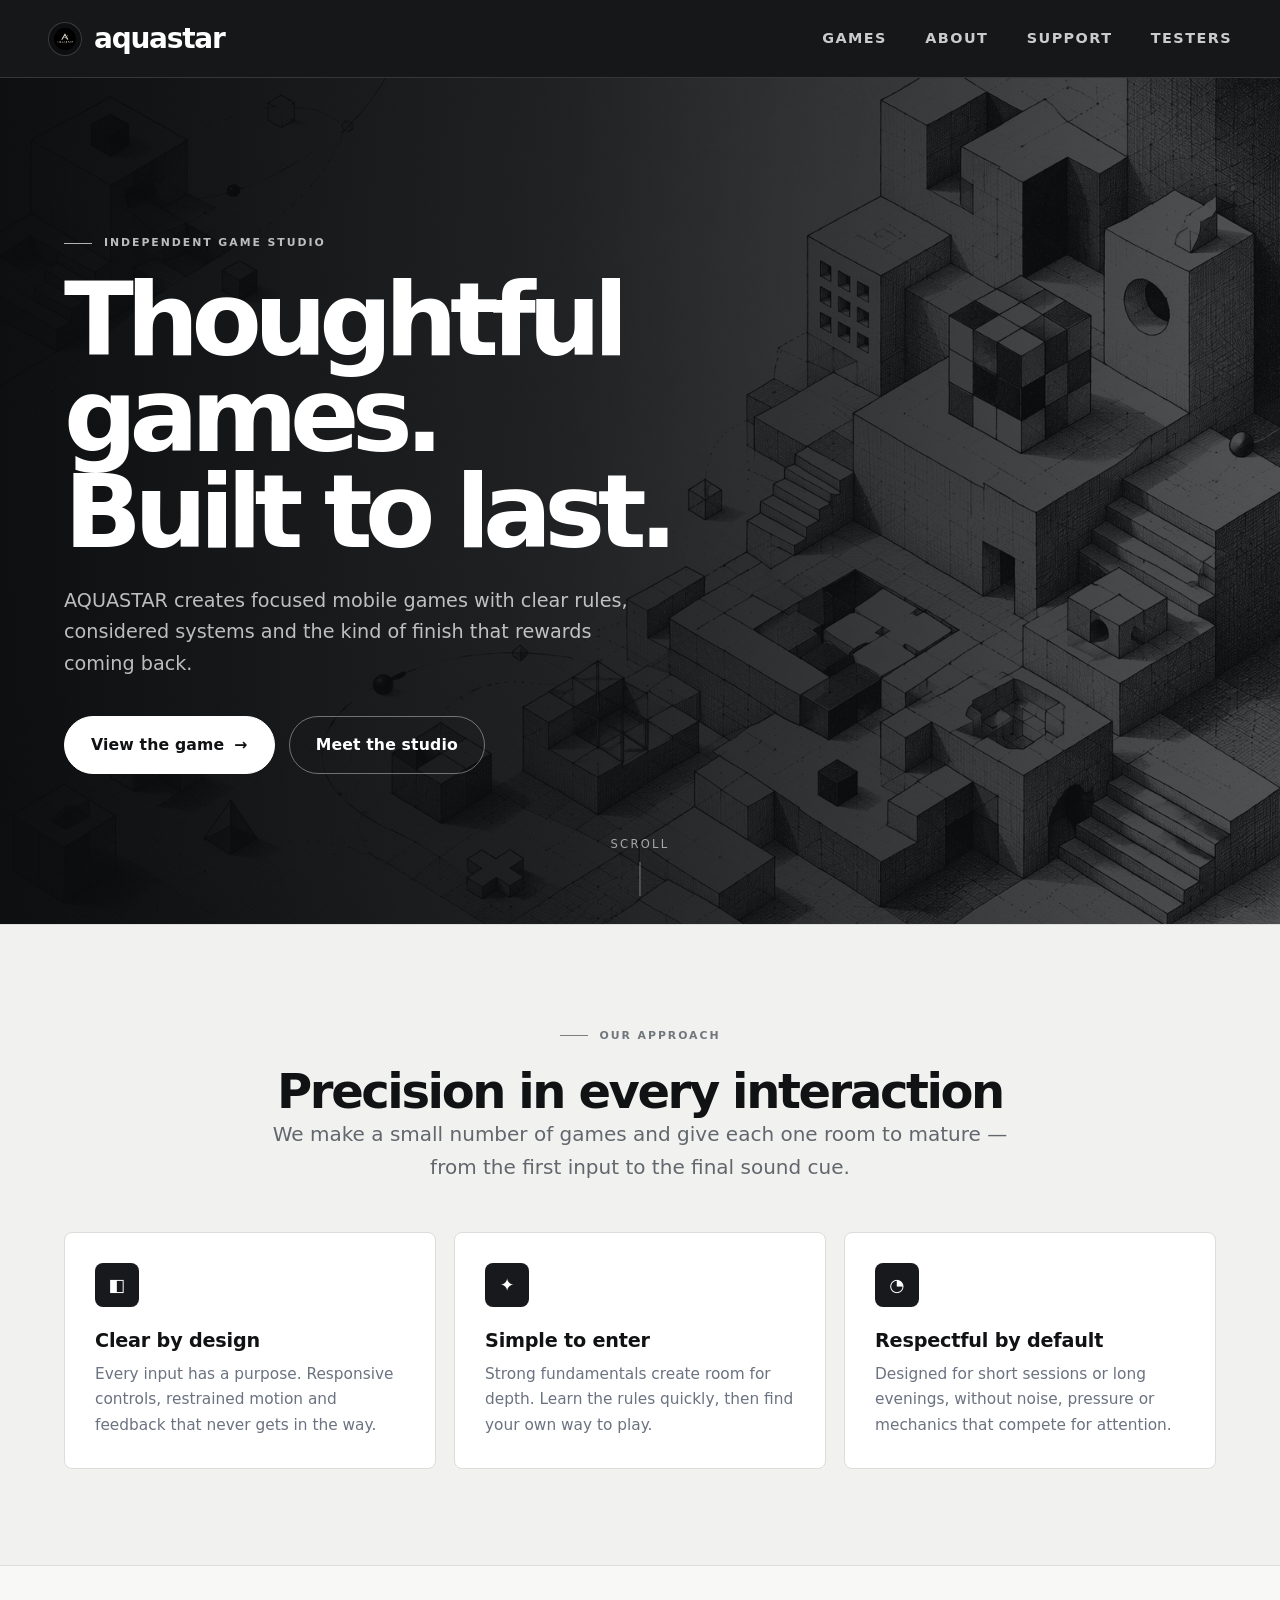
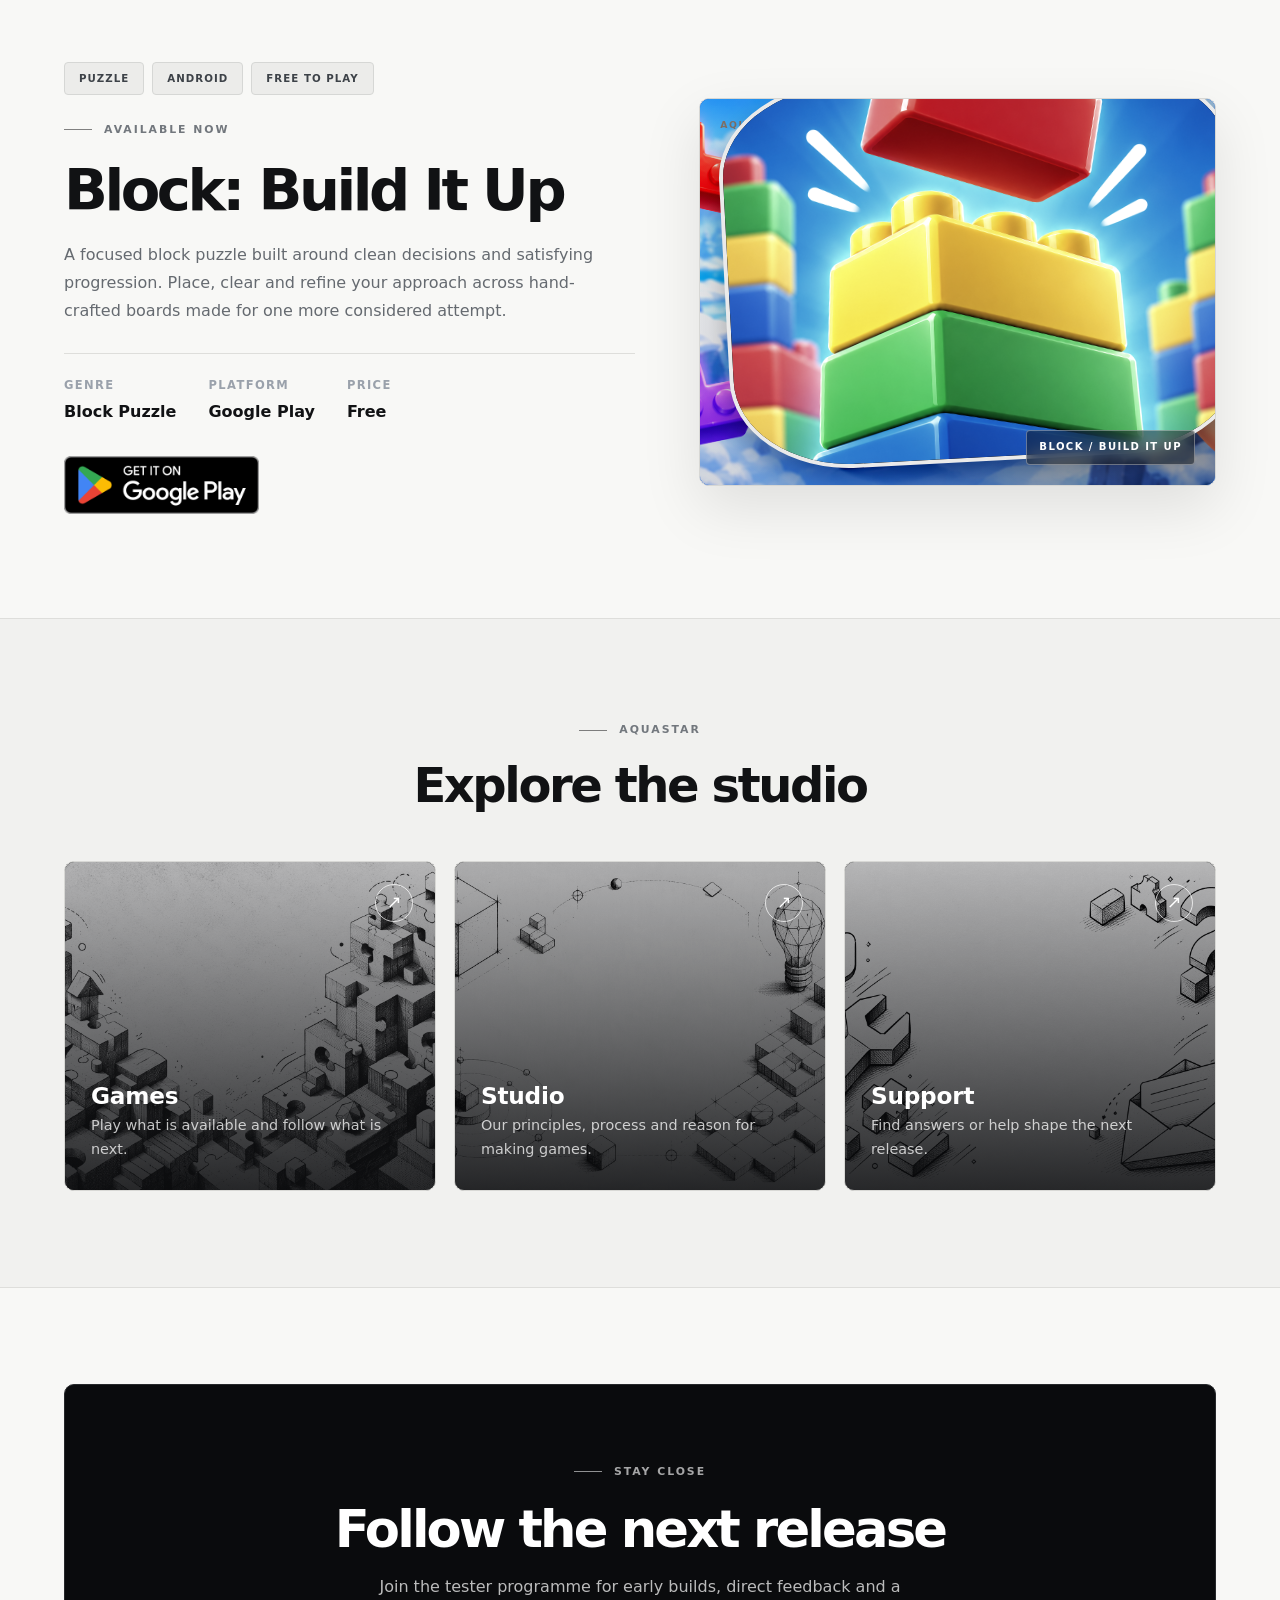
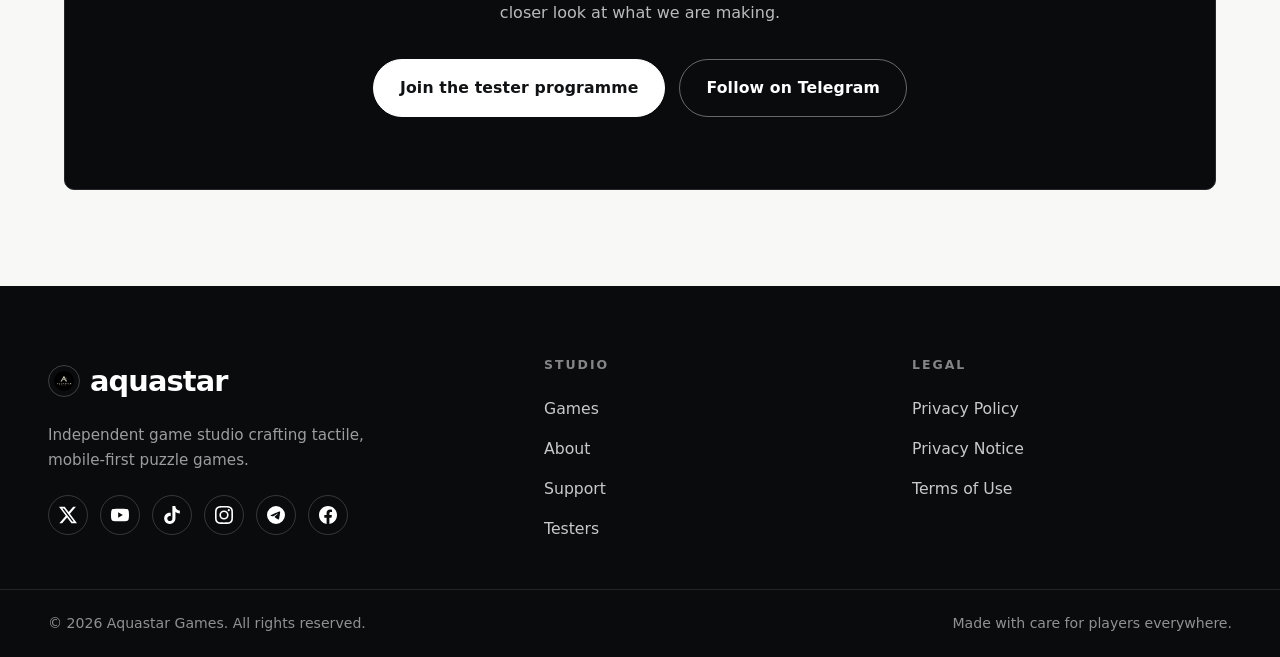
<file: index.html>
<!DOCTYPE html>
<html lang="en">
<head>
<meta charset="UTF-8">
<meta name="viewport" content="width=device-width, initial-scale=1.0">
<title>AQUASTAR Games — Independent Game Studio</title>
<meta name="description" content="AQUASTAR is an independent game studio making focused mobile games with clear systems and considered play. Discover Block: Build It Up.">
<link rel="stylesheet" href="styles.css?v=7">
<link rel="icon" href="IMG_1594.PNG">
</head>
<body data-page="home">

<header class="header">
  <div class="header-wide">
    <a href="index.html" class="logo">
      <img class="logo-mark" src="IMG_1594.PNG" alt="">
      <span class="logo-name">aquastar</span>
    </a>
    <button class="burger" id="burger" aria-label="Toggle menu" aria-expanded="false"><span></span><span></span><span></span></button>
    <nav class="nav" id="nav">
      <a href="games.html" data-nav="games">Games</a>
      <a href="about.html" data-nav="about">About</a>
      <a href="support.html" data-nav="support">Support</a>
      <a href="testers.html" data-nav="testers">Testers</a>
    </nav>
  </div>
</header>

<main>
  <!-- HERO -->
  <section class="hero">
    <div class="hero-bg"><img src="media-output/img-muo6prdi-0a1974c6.png" alt=""></div>
    <div class="hero-inner">
<span class="eyebrow reveal">Independent game studio</span>
       <h1 class="reveal d1">Thoughtful games.<br>Built to last.</h1>
       <p class="lead reveal d2">AQUASTAR creates focused mobile games with clear rules, considered systems and the kind of finish that rewards coming back.</p>
      <div class="hero-btns reveal d3">
        <a class="btn btn-light btn-arrow" href="games.html">View the game</a>
        <a class="btn btn-ghost" href="about.html">Meet the studio</a>
      </div>
    </div>
    <div class="hero-scroll">Scroll<span></span></div>
  </section>

  <!-- VALUES -->
  <section class="section section-cream">
    <div class="wrap">
      <div class="title-block center reveal">
<span class="eyebrow">Our approach</span>
         <h2>Precision in every interaction</h2>
         <p class="lead mx-auto">We make a small number of games and give each one room to mature — from the first input to the final sound cue.</p>
      </div>
      <div class="grid-3">
        <div class="vcard reveal">
          <div class="vcard-ico">◧</div>
<h3>Clear by design</h3>
           <p>Every input has a purpose. Responsive controls, restrained motion and feedback that never gets in the way.</p>
        </div>
        <div class="vcard reveal d1">
          <div class="vcard-ico">✦</div>
<h3>Simple to enter</h3>
           <p>Strong fundamentals create room for depth. Learn the rules quickly, then find your own way to play.</p>
        </div>
        <div class="vcard reveal d2">
          <div class="vcard-ico">◔</div>
<h3>Respectful by default</h3>
           <p>Designed for short sessions or long evenings, without noise, pressure or mechanics that compete for attention.</p>
        </div>
      </div>
    </div>
  </section>

  <!-- FEATURED GAME -->
  <section class="section">
    <div class="wrap">
      <div class="feature">
        <div class="feature-content reveal">
          <div class="tags"><span class="tag">Puzzle</span><span class="tag">Android</span><span class="tag">Free to play</span></div>
<span class="eyebrow">Available now</span>
           <h2>Block: Build It Up</h2>
           <p>A focused block puzzle built around clean decisions and satisfying progression. Place, clear and refine your approach across hand-crafted boards made for one more considered attempt.</p>
          <div class="feature-meta">
            <div><b>Genre</b><span>Block Puzzle</span></div>
            <div><b>Platform</b><span>Google Play</span></div>
            <div><b>Price</b><span>Free</span></div>
          </div>
          <a class="gplay-img" href="#" aria-label="Get Block: Build It Up on Google Play">
            <img src="GetItOnGooglePlay_Badge_Web_color_English.png" alt="Get it on Google Play">
          </a>
        </div>
        <div class="feature-media game-art-media reveal d1">
           <img src="bannerblockbuildit up.png" alt="Block: Build It Up game banner with colorful blocks and a puzzle board">
           <img class="game-icon-badge" src="iconblock buildit uup.png" alt="Block: Build It Up icon">
           <span class="game-art-label">Block / Build It Up</span>
         </div>
      </div>
    </div>
  </section>

  <!-- NAV CARDS -->
  <section class="section section-cream">
    <div class="wrap">
      <div class="title-block center reveal">
<span class="eyebrow">AQUASTAR</span>
         <h2>Explore the studio</h2>
      </div>
      <div class="cards-3">
        <a class="navcard reveal" href="games.html">
          <img src="media-output/img-muo6pqp6-bda563f0.png" alt="">
          <span class="navcard-arrow">↗</span>
          <div class="navcard-body"><h3>Games</h3><p>Play what is available and follow what is next.</p></div>
        </a>
        <a class="navcard reveal d1" href="about.html">
          <img src="media-output/img-muo6piqw-cc4e121d.png" alt="">
          <span class="navcard-arrow">↗</span>
          <div class="navcard-body"><h3>Studio</h3><p>Our principles, process and reason for making games.</p></div>
        </a>
        <a class="navcard reveal d2" href="support.html">
          <img src="media-output/img-muo6pu65-4a928ce8.png" alt="">
          <span class="navcard-arrow">↗</span>
          <div class="navcard-body"><h3>Support</h3><p>Find answers or help shape the next release.</p></div>
        </a>
      </div>
    </div>
  </section>

  <!-- CTA -->
  <section class="section">
    <div class="wrap">
      <div class="cta reveal">
<span class="eyebrow">Stay close</span>
         <h2>Follow the next release</h2>
         <p>Join the tester programme for early builds, direct feedback and a closer look at what we are making.</p>
        <div class="cta-btns">
<a class="btn btn-light" href="testers.html">Join the tester programme</a>
           <a class="btn btn-ghost" href="https://t.me/aquastargames" target="_blank" rel="noopener">Follow on Telegram</a>
        </div>
      </div>
    </div>
  </section>
</main>

<footer class="footer">
  <div class="footer-wide">
    <div class="footer-brand">
      <div class="footer-logo"><img src="IMG_1594.PNG" alt=""><span>aquastar</span></div>
      <p>Independent game studio crafting tactile, mobile-first puzzle games.</p>
      <div class="footer-social">
        <a href="https://x.com/aquastarstudio" target="_blank" rel="noopener" aria-label="X"><svg viewBox="0 0 24 24"><path d="M18.9 1.15h3.68l-8.04 9.19L24 22.85h-7.41l-5.8-7.58-6.64 7.58H.47l8.6-9.83L0 1.15h7.59l5.24 6.93 6.07-6.93zm-1.29 19.5h2.04L6.49 3.24H4.3l13.31 17.41z"/></svg></a>
        <a href="https://youtube.com/@aquastarstudio" target="_blank" rel="noopener" aria-label="YouTube"><svg viewBox="0 0 24 24"><path d="M23.5 6.19a3.02 3.02 0 0 0-2.12-2.14C19.5 3.55 12 3.55 12 3.55s-7.5 0-9.38.5A3.02 3.02 0 0 0 .5 6.19C0 8.07 0 12 0 12s0 3.93.5 5.81a3.02 3.02 0 0 0 2.12 2.14c1.88.5 9.38.5 9.38.5s7.5 0 9.38-.5a3.02 3.02 0 0 0 2.12-2.14C24 15.93 24 12 24 12s0-3.93-.5-5.81zM9.55 15.57V8.43L15.82 12l-6.27 3.57z"/></svg></a>
        <a href="https://www.tiktok.com/@aquastarstudio" target="_blank" rel="noopener" aria-label="TikTok"><svg viewBox="0 0 24 24"><path d="M12.53.02C13.84 0 15.14.01 16.44 0c.08 1.53.63 3.09 1.75 4.17 1.12 1.11 2.7 1.62 4.24 1.79v4.03c-1.44-.05-2.89-.35-4.2-.97-.57-.26-1.1-.59-1.62-.93-.01 2.92.01 5.84-.02 8.75-.08 1.4-.54 2.79-1.35 3.94-1.31 1.92-3.58 3.17-5.91 3.21-1.43.08-2.86-.31-4.08-1.03-2.02-1.19-3.44-3.37-3.65-5.71-.02-.5-.03-1-.01-1.49.18-1.9 1.12-3.72 2.58-4.96 1.66-1.44 3.98-2.13 6.15-1.72.02 1.48-.04 2.96-.04 4.44-.99-.32-2.15-.23-3.02.37-.63.41-1.11 1.04-1.36 1.75-.21.51-.15 1.07-.14 1.61.24 1.64 1.82 3.02 3.5 2.87 1.12-.01 2.19-.66 2.77-1.61.19-.33.4-.67.41-1.06.1-1.79.06-3.57.07-5.36.01-4.03-.01-8.05.02-12.07z"/></svg></a>
        <a href="https://www.instagram.com/aquastarstudio" target="_blank" rel="noopener" aria-label="Instagram"><svg viewBox="0 0 24 24"><path d="M12 0C8.74 0 8.33.01 7.05.07 5.78.13 4.9.33 4.14.63c-.79.3-1.46.72-2.13 1.38A5.88 5.88 0 0 0 .63 4.14C.33 4.9.13 5.78.07 7.05.01 8.33 0 8.74 0 12s.01 3.67.07 4.95c.06 1.27.26 2.15.56 2.91.3.79.72 1.46 1.38 2.13.67.66 1.34 1.08 2.13 1.38.76.3 1.64.5 2.91.56C8.33 23.99 8.74 24 12 24s3.67-.01 4.95-.07c1.27-.06 2.15-.26 2.91-.56a5.88 5.88 0 0 0 2.13-1.38 5.88 5.88 0 0 0 1.38-2.13c.3-.76.5-1.64.56-2.91.06-1.28.07-1.69.07-4.95s-.01-3.67-.07-4.95c-.06-1.27-.26-2.15-.56-2.91a5.88 5.88 0 0 0-1.38-2.13A5.88 5.88 0 0 0 19.86.63C19.1.33 18.22.13 16.95.07 15.67.01 15.26 0 12 0zm0 2.16c3.2 0 3.58.01 4.85.07 1.17.05 1.8.25 2.23.41.56.22.96.48 1.38.9.42.42.68.82.9 1.38.16.42.36 1.06.41 2.23.06 1.27.07 1.65.07 4.85s-.01 3.58-.07 4.85c-.05 1.17-.25 1.8-.41 2.23a3.72 3.72 0 0 1-.9 1.38c-.42.42-.82.68-1.38.9-.42.16-1.06.36-2.23.41-1.27.06-1.65.07-4.85.07s-3.58-.01-4.85-.07c-1.17-.05-1.8-.25-2.23-.41a3.72 3.72 0 0 1-1.38-.9 3.72 3.72 0 0 1-.9-1.38c-.16-.42-.36-1.06-.41-2.23-.06-1.27-.07-1.65-.07-4.85s.01-3.58.07-4.85c.05-1.17.25-1.8.41-2.23.22-.56.48-.96.9-1.38.42-.42.82-.68 1.38-.9.42-.16 1.06-.36 2.23-.41 1.27-.06 1.65-.07 4.85-.07M12 5.84A6.16 6.16 0 1 0 18.16 12 6.16 6.16 0 0 0 12 5.84zm0 10.15A4 4 0 1 1 16 12a4 4 0 0 1-4 3.99zm7.85-10.4a1.44 1.44 0 1 1-2.88 0 1.44 1.44 0 0 1 2.88 0z"/></svg></a>
        <a href="https://t.me/aquastargames" target="_blank" rel="noopener" aria-label="Telegram"><svg viewBox="0 0 24 24"><path d="M11.944 0A12 12 0 0 0 0 12a12 12 0 0 0 12 12 12 12 0 0 0 12-12A12 12 0 0 0 12 0a12 12 0 0 0-.056 0zm4.962 7.224c.1-.002.321.023.465.14a.506.506 0 0 1 .171.325c.016.093.036.306.02.472-.18 1.898-.962 6.502-1.36 8.627-.168.9-.499 1.201-.82 1.23-.696.065-1.225-.46-1.9-.902-1.056-.693-1.653-1.124-2.678-1.8-1.185-.78-.417-1.21.258-1.91.177-.184 3.247-2.977 3.307-3.23.007-.032.014-.15-.056-.212s-.174-.041-.249-.024c-.106.024-1.793 1.14-5.061 3.345-.48.33-.913.49-1.302.48-.428-.008-1.252-.241-1.865-.44-.752-.245-1.349-.374-1.297-.789.027-.216.325-.437.893-.663 3.498-1.524 5.83-2.529 6.998-3.014 3.332-1.386 4.025-1.627 4.476-1.635z"/></svg></a>
        <a href="https://www.facebook.com/profile.php?id=61594178802154" target="_blank" rel="noopener" aria-label="Facebook"><svg viewBox="0 0 24 24"><path d="M24 12.07C24 5.4 18.63 0 12 0S0 5.4 0 12.07C0 18.1 4.39 23.09 10.13 24v-8.44H7.08v-3.49h3.04V9.41c0-3.02 1.8-4.7 4.54-4.7 1.31 0 2.68.24 2.68.24v2.97h-1.51c-1.49 0-1.95.93-1.95 1.89v2.26h3.32l-.53 3.49h-2.79V24C19.61 23.09 24 18.1 24 12.07z"/></svg></a>
      </div>
    </div>
    <div class="footer-col">
      <h4>Studio</h4>
      <a href="games.html">Games</a>
      <a href="about.html">About</a>
      <a href="support.html">Support</a>
      <a href="testers.html">Testers</a>
    </div>
    <div class="footer-col">
      <h4>Legal</h4>
      <a href="privacy.html">Privacy Policy</a>
      <a href="privacy-notice.html">Privacy Notice</a>
      <a href="terms.html">Terms of Use</a>
    </div>
  </div>
  <div class="footer-bottom">
    <span>© 2026 Aquastar Games. All rights reserved.</span>
    <span>Made with care for players everywhere.</span>
  </div>
</footer>

<script src="script.js"></script>
</body>
</html>
</file>
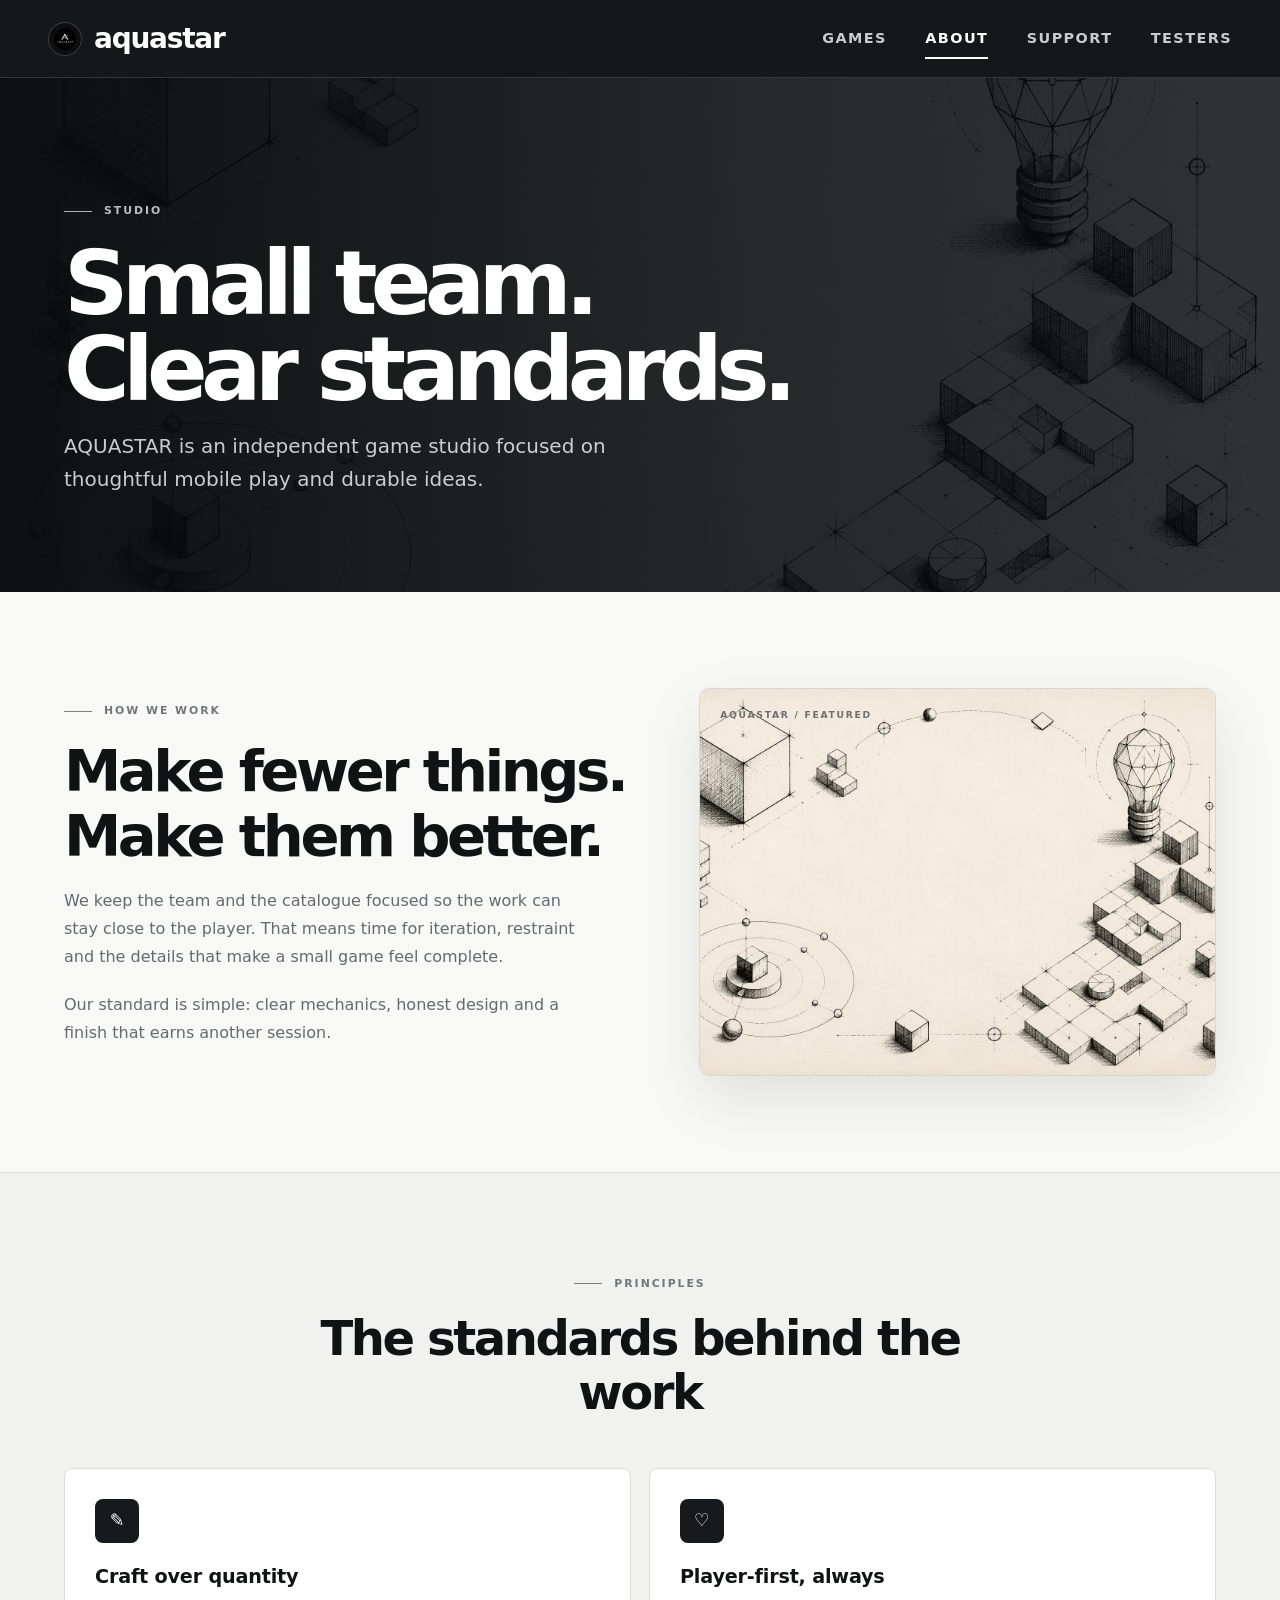
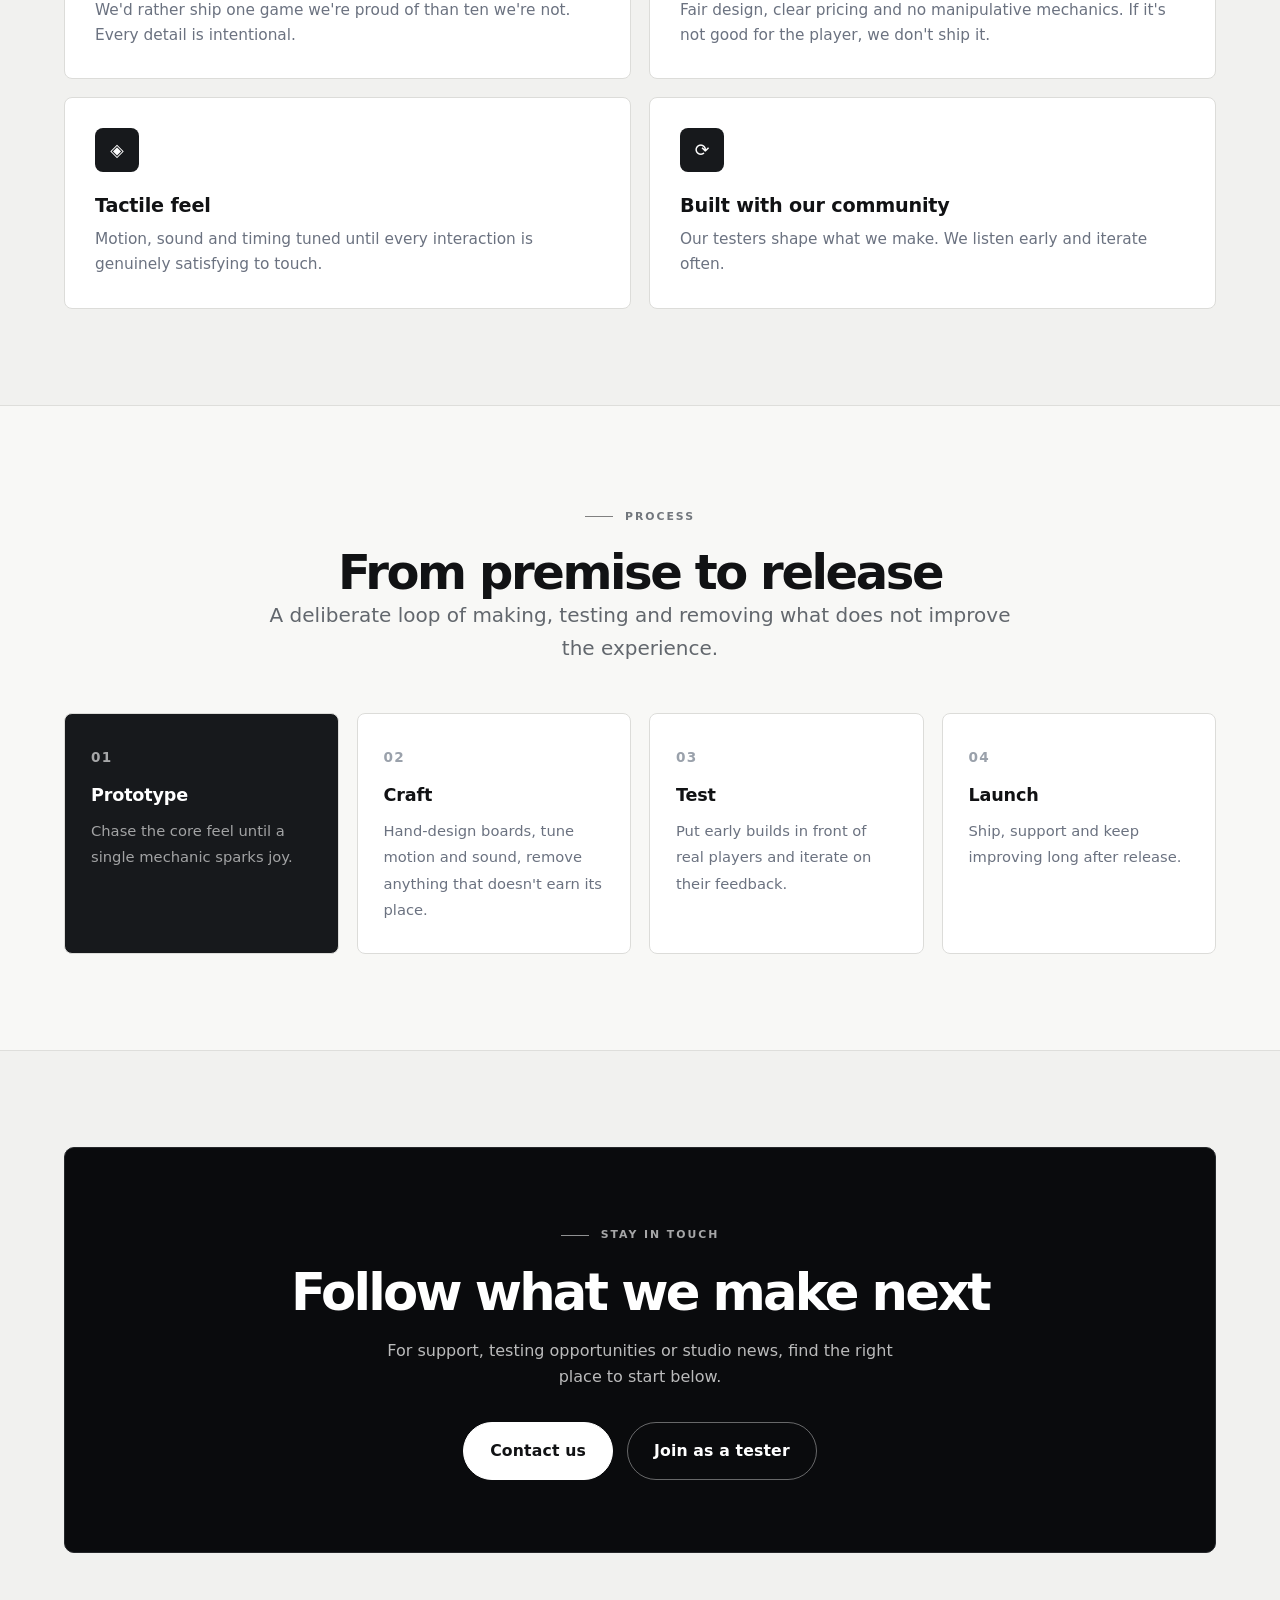
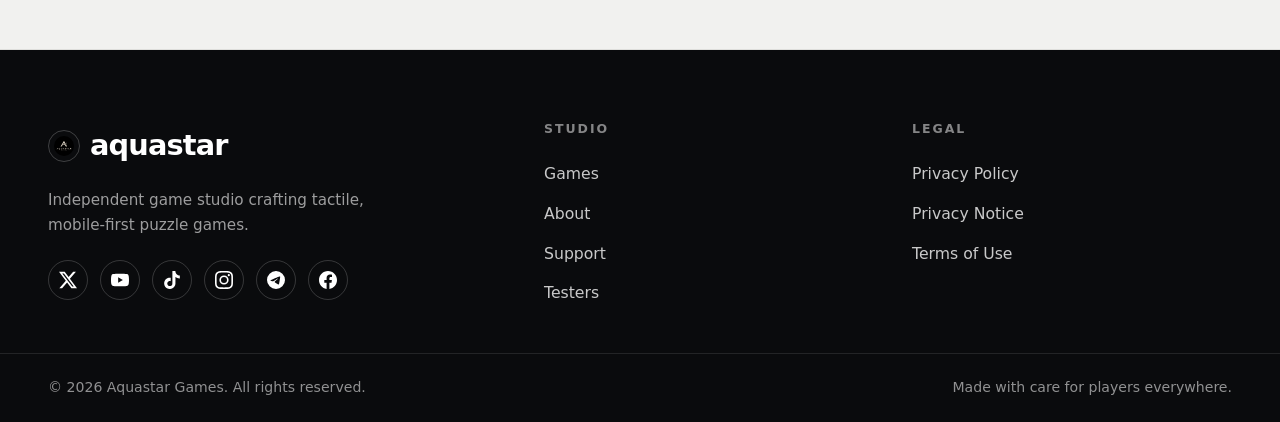
<file: about.html>
<!DOCTYPE html>
<html lang="en">
<head>
<meta charset="UTF-8">
<meta name="viewport" content="width=device-width, initial-scale=1.0">
<title>About — AQUASTAR Games</title>
<meta name="description" content="AQUASTAR Games is a small independent studio focused on tactile, mobile-first puzzle games. Our craft, our values and where we're headed.">
<link rel="stylesheet" href="styles.css?v=6">
<link rel="icon" href="IMG_1594.PNG">
</head>
<body data-page="about">

<header class="header">
  <div class="header-wide">
    <a href="index.html" class="logo">
      <img class="logo-mark" src="IMG_1594.PNG" alt="">
      <span class="logo-name">aquastar</span>
    </a>
    <button class="burger" id="burger" aria-label="Toggle menu" aria-expanded="false"><span></span><span></span><span></span></button>
    <nav class="nav" id="nav">
      <a href="games.html" data-nav="games">Games</a>
      <a href="about.html" data-nav="about">About</a>
      <a href="support.html" data-nav="support">Support</a>
      <a href="testers.html" data-nav="testers">Testers</a>
    </nav>
  </div>
</header>

<main>
  <section class="pagehero">
    <div class="pagehero-bg"><img src="media-output/img-muo6piqw-cc4e121d.png" alt=""></div>
    <div class="pagehero-inner">
<span class="eyebrow">Studio</span>
       <h1>Small team.<br>Clear standards.</h1>
       <p class="lead">AQUASTAR is an independent game studio focused on thoughtful mobile play and durable ideas.</p>
    </div>
  </section>

  <!-- MISSION -->
  <section class="section">
    <div class="wrap">
      <div class="feature">
        <div class="feature-content reveal">
<span class="eyebrow">How we work</span>
           <h2>Make fewer things. Make them better.</h2>
           <p>We keep the team and the catalogue focused so the work can stay close to the player. That means time for iteration, restraint and the details that make a small game feel complete.</p>
           <p>Our standard is simple: clear mechanics, honest design and a finish that earns another session.</p>
        </div>
        <div class="feature-media reveal d1">
          <img src="media-output/img-muo6piqw-cc4e121d.png" alt="AQUASTAR studio visual">
        </div>
      </div>
    </div>
  </section>

  <!-- VALUES -->
  <section class="section section-cream">
    <div class="wrap">
      <div class="title-block center reveal">
        <span class="eyebrow">Principles</span>
        <h2>The standards behind the work</h2>
      </div>
      <div class="grid-2">
        <div class="vcard reveal">
          <div class="vcard-ico">✎</div>
          <h3>Craft over quantity</h3>
          <p>We'd rather ship one game we're proud of than ten we're not. Every detail is intentional.</p>
        </div>
        <div class="vcard reveal d1">
          <div class="vcard-ico">♡</div>
          <h3>Player-first, always</h3>
          <p>Fair design, clear pricing and no manipulative mechanics. If it's not good for the player, we don't ship it.</p>
        </div>
        <div class="vcard reveal">
          <div class="vcard-ico">◈</div>
          <h3>Tactile feel</h3>
          <p>Motion, sound and timing tuned until every interaction is genuinely satisfying to touch.</p>
        </div>
        <div class="vcard reveal d1">
          <div class="vcard-ico">⟳</div>
          <h3>Built with our community</h3>
          <p>Our testers shape what we make. We listen early and iterate often.</p>
        </div>
      </div>
    </div>
  </section>

  <!-- ROADMAP -->
  <section class="section">
    <div class="wrap">
      <div class="title-block center reveal">
        <span class="eyebrow">Process</span>
        <h2>From premise to release</h2>
        <p class="lead mx-auto">A deliberate loop of making, testing and removing what does not improve the experience.</p>
      </div>
      <div class="timeline">
        <div class="tl-item done reveal"><b>Prototype</b><span>Chase the core feel until a single mechanic sparks joy.</span></div>
        <div class="tl-item reveal d1"><b>Craft</b><span>Hand-design boards, tune motion and sound, remove anything that doesn't earn its place.</span></div>
        <div class="tl-item reveal d2"><b>Test</b><span>Put early builds in front of real players and iterate on their feedback.</span></div>
        <div class="tl-item reveal d3"><b>Launch</b><span>Ship, support and keep improving long after release.</span></div>
      </div>
    </div>
  </section>

  <!-- CTA -->
  <section class="section section-cream">
    <div class="wrap">
      <div class="cta reveal">
        <span class="eyebrow">Stay in touch</span>
        <h2>Follow what we make next</h2>
        <p>For support, testing opportunities or studio news, find the right place to start below.</p>
        <div class="cta-btns">
          <a class="btn btn-light" href="support.html">Contact us</a>
          <a class="btn btn-ghost" href="testers.html">Join as a tester</a>
        </div>
      </div>
    </div>
  </section>
</main>

<footer class="footer">
  <div class="footer-wide">
    <div class="footer-brand">
      <div class="footer-logo"><img src="IMG_1594.PNG" alt=""><span>aquastar</span></div>
      <p>Independent game studio crafting tactile, mobile-first puzzle games.</p>
      <div class="footer-social">
        <a href="https://x.com/aquastarstudio" target="_blank" rel="noopener" aria-label="X"><svg viewBox="0 0 24 24"><path d="M18.9 1.15h3.68l-8.04 9.19L24 22.85h-7.41l-5.8-7.58-6.64 7.58H.47l8.6-9.83L0 1.15h7.59l5.24 6.93 6.07-6.93zm-1.29 19.5h2.04L6.49 3.24H4.3l13.31 17.41z"/></svg></a>
        <a href="https://youtube.com/@aquastarstudio" target="_blank" rel="noopener" aria-label="YouTube"><svg viewBox="0 0 24 24"><path d="M23.5 6.19a3.02 3.02 0 0 0-2.12-2.14C19.5 3.55 12 3.55 12 3.55s-7.5 0-9.38.5A3.02 3.02 0 0 0 .5 6.19C0 8.07 0 12 0 12s0 3.93.5 5.81a3.02 3.02 0 0 0 2.12 2.14c1.88.5 9.38.5 9.38.5s7.5 0 9.38-.5a3.02 3.02 0 0 0 2.12-2.14C24 15.93 24 12 24 12s0-3.93-.5-5.81zM9.55 15.57V8.43L15.82 12l-6.27 3.57z"/></svg></a>
        <a href="https://www.tiktok.com/@aquastarstudio" target="_blank" rel="noopener" aria-label="TikTok"><svg viewBox="0 0 24 24"><path d="M12.53.02C13.84 0 15.14.01 16.44 0c.08 1.53.63 3.09 1.75 4.17 1.12 1.11 2.7 1.62 4.24 1.79v4.03c-1.44-.05-2.89-.35-4.2-.97-.57-.26-1.1-.59-1.62-.93-.01 2.92.01 5.84-.02 8.75-.08 1.4-.54 2.79-1.35 3.94-1.31 1.92-3.58 3.17-5.91 3.21-1.43.08-2.86-.31-4.08-1.03-2.02-1.19-3.44-3.37-3.65-5.71-.02-.5-.03-1-.01-1.49.18-1.9 1.12-3.72 2.58-4.96 1.66-1.44 3.98-2.13 6.15-1.72.02 1.48-.04 2.96-.04 4.44-.99-.32-2.15-.23-3.02.37-.63.41-1.11 1.04-1.36 1.75-.21.51-.15 1.07-.14 1.61.24 1.64 1.82 3.02 3.5 2.87 1.12-.01 2.19-.66 2.77-1.61.19-.33.4-.67.41-1.06.1-1.79.06-3.57.07-5.36.01-4.03-.01-8.05.02-12.07z"/></svg></a>
        <a href="https://www.instagram.com/aquastarstudio" target="_blank" rel="noopener" aria-label="Instagram"><svg viewBox="0 0 24 24"><path d="M12 0C8.74 0 8.33.01 7.05.07 5.78.13 4.9.33 4.14.63c-.79.3-1.46.72-2.13 1.38A5.88 5.88 0 0 0 .63 4.14C.33 4.9.13 5.78.07 7.05.01 8.33 0 8.74 0 12s.01 3.67.07 4.95c.06 1.27.26 2.15.56 2.91.3.79.72 1.46 1.38 2.13.67.66 1.34 1.08 2.13 1.38.76.3 1.64.5 2.91.56C8.33 23.99 8.74 24 12 24s3.67-.01 4.95-.07c1.27-.06 2.15-.26 2.91-.56a5.88 5.88 0 0 0 2.13-1.38 5.88 5.88 0 0 0 1.38-2.13c.3-.76.5-1.64.56-2.91.06-1.28.07-1.69.07-4.95s-.01-3.67-.07-4.95c-.06-1.27-.26-2.15-.56-2.91a5.88 5.88 0 0 0-1.38-2.13A5.88 5.88 0 0 0 19.86.63C19.1.33 18.22.13 16.95.07 15.67.01 15.26 0 12 0zm0 2.16c3.2 0 3.58.01 4.85.07 1.17.05 1.8.25 2.23.41.56.22.96.48 1.38.9.42.42.68.82.9 1.38.16.42.36 1.06.41 2.23.06 1.27.07 1.65.07 4.85s-.01 3.58-.07 4.85c-.05 1.17-.25 1.8-.41 2.23a3.72 3.72 0 0 1-.9 1.38c-.42.42-.82.68-1.38.9-.42.16-1.06.36-2.23.41-1.27.06-1.65.07-4.85.07s-3.58-.01-4.85-.07c-1.17-.05-1.8-.25-2.23-.41a3.72 3.72 0 0 1-1.38-.9 3.72 3.72 0 0 1-.9-1.38c-.16-.42-.36-1.06-.41-2.23-.06-1.27-.07-1.65-.07-4.85s.01-3.58.07-4.85c.05-1.17.25-1.8.41-2.23.22-.56.48-.96.9-1.38.42-.42.82-.68 1.38-.9.42-.16 1.06-.36 2.23-.41 1.27-.06 1.65-.07 4.85-.07M12 5.84A6.16 6.16 0 1 0 18.16 12 6.16 6.16 0 0 0 12 5.84zm0 10.15A4 4 0 1 1 16 12a4 4 0 0 1-4 3.99zm7.85-10.4a1.44 1.44 0 1 1-2.88 0 1.44 1.44 0 0 1 2.88 0z"/></svg></a>
        <a href="https://t.me/aquastargames" target="_blank" rel="noopener" aria-label="Telegram"><svg viewBox="0 0 24 24"><path d="M11.944 0A12 12 0 0 0 0 12a12 12 0 0 0 12 12 12 12 0 0 0 12-12A12 12 0 0 0 12 0a12 12 0 0 0-.056 0zm4.962 7.224c.1-.002.321.023.465.14a.506.506 0 0 1 .171.325c.016.093.036.306.02.472-.18 1.898-.962 6.502-1.36 8.627-.168.9-.499 1.201-.82 1.23-.696.065-1.225-.46-1.9-.902-1.056-.693-1.653-1.124-2.678-1.8-1.185-.78-.417-1.21.258-1.91.177-.184 3.247-2.977 3.307-3.23.007-.032.014-.15-.056-.212s-.174-.041-.249-.024c-.106.024-1.793 1.14-5.061 3.345-.48.33-.913.49-1.302.48-.428-.008-1.252-.241-1.865-.44-.752-.245-1.349-.374-1.297-.789.027-.216.325-.437.893-.663 3.498-1.524 5.83-2.529 6.998-3.014 3.332-1.386 4.025-1.627 4.476-1.635z"/></svg></a>
        <a href="https://www.facebook.com/profile.php?id=61594178802154" target="_blank" rel="noopener" aria-label="Facebook"><svg viewBox="0 0 24 24"><path d="M24 12.07C24 5.4 18.63 0 12 0S0 5.4 0 12.07C0 18.1 4.39 23.09 10.13 24v-8.44H7.08v-3.49h3.04V9.41c0-3.02 1.8-4.7 4.54-4.7 1.31 0 2.68.24 2.68.24v2.97h-1.51c-1.49 0-1.95.93-1.95 1.89v2.26h3.32l-.53 3.49h-2.79V24C19.61 23.09 24 18.1 24 12.07z"/></svg></a>
      </div>
    </div>
    <div class="footer-col">
      <h4>Studio</h4>
      <a href="games.html">Games</a>
      <a href="about.html">About</a>
      <a href="support.html">Support</a>
      <a href="testers.html">Testers</a>
    </div>
    <div class="footer-col">
      <h4>Legal</h4>
      <a href="privacy.html">Privacy Policy</a>
      <a href="privacy-notice.html">Privacy Notice</a>
      <a href="terms.html">Terms of Use</a>
    </div>
  </div>
  <div class="footer-bottom">
    <span>© 2026 Aquastar Games. All rights reserved.</span>
    <span>Made with care for players everywhere.</span>
  </div>
</footer>

<script src="script.js"></script>
</body>
</html>
</file>
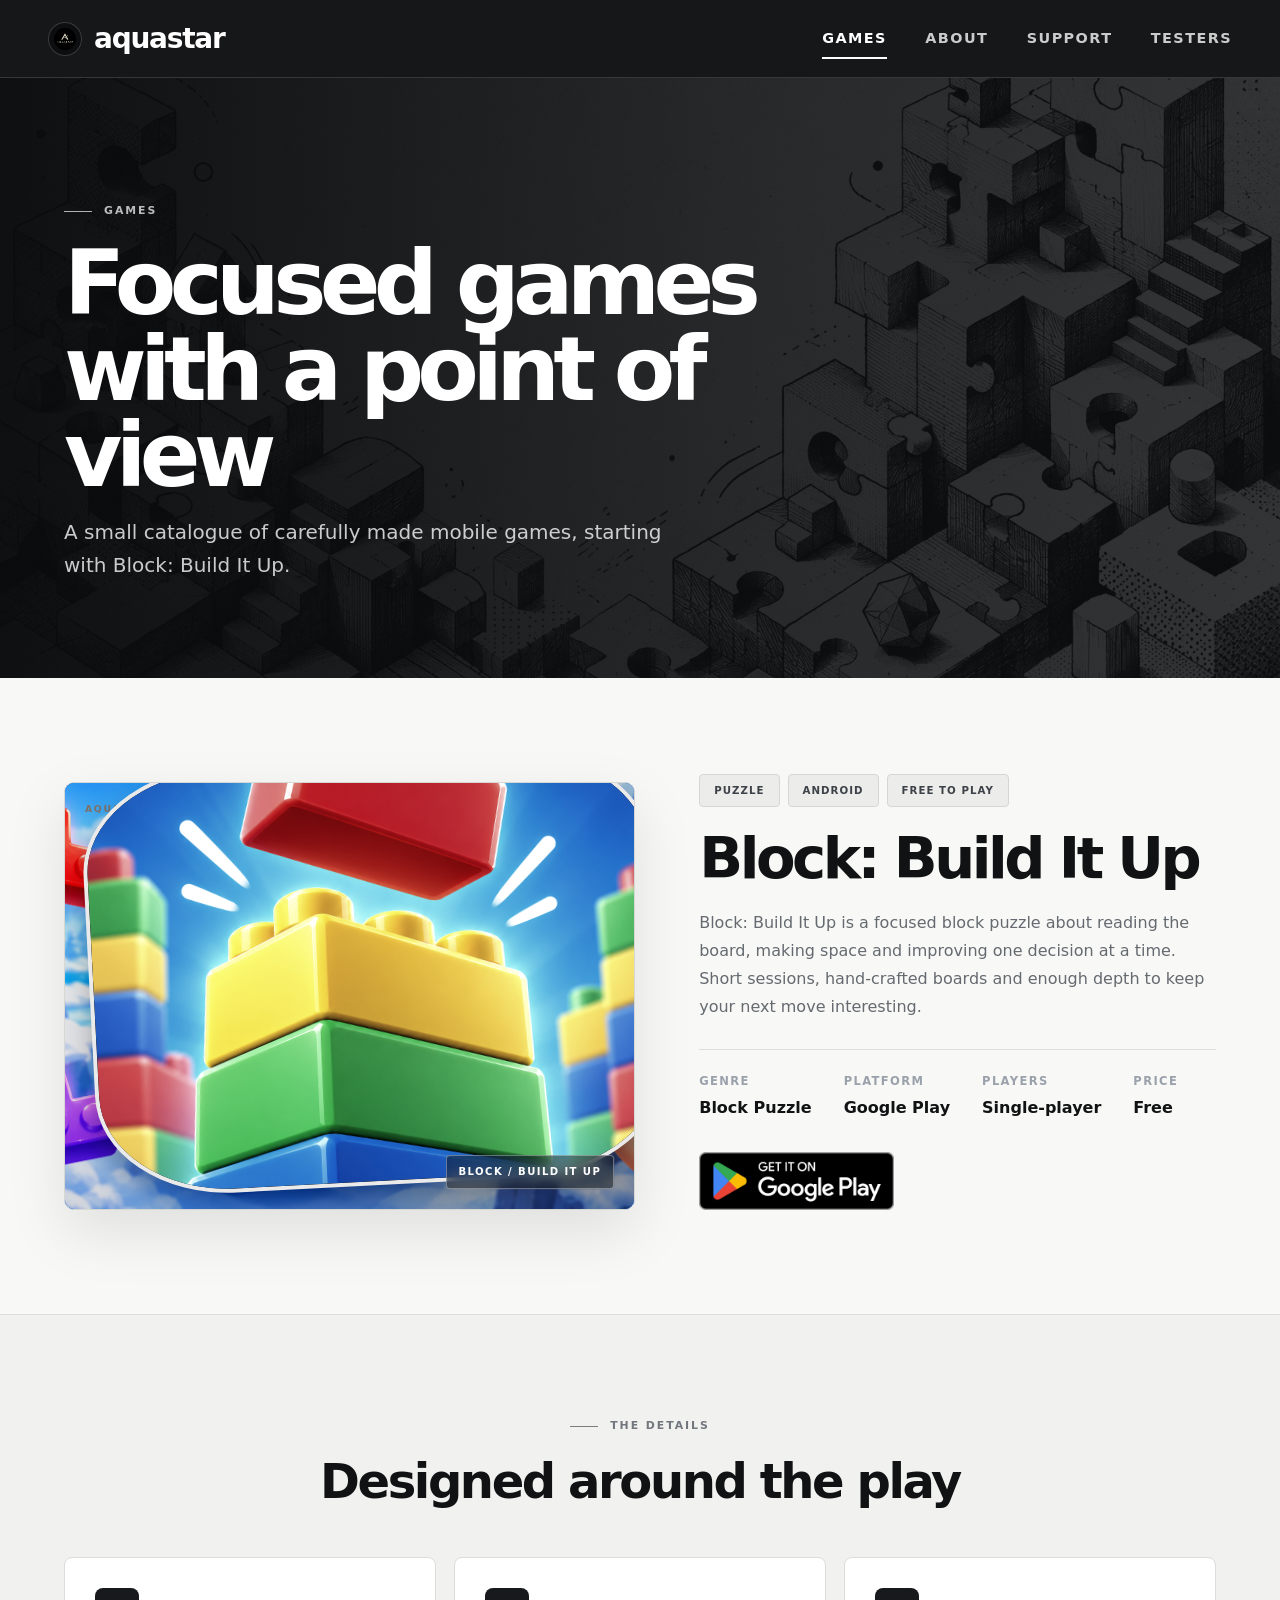
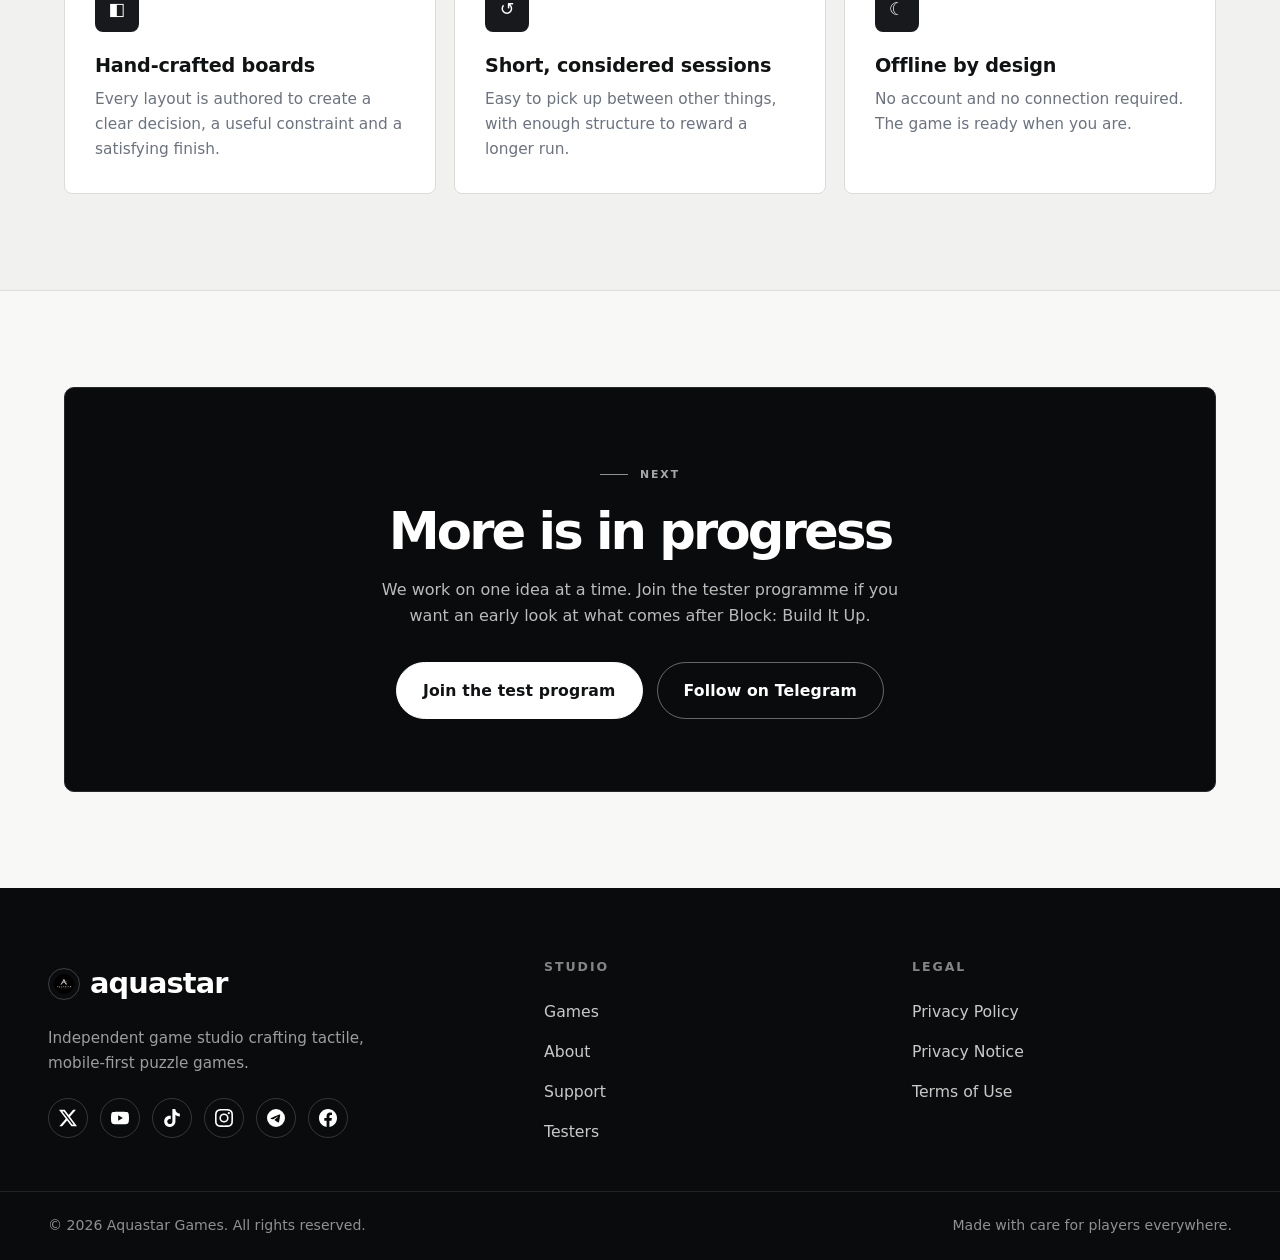
<file: games.html>
<!DOCTYPE html>
<html lang="en">
<head>
<meta charset="UTF-8">
<meta name="viewport" content="width=device-width, initial-scale=1.0">
<title>Games — AQUASTAR Games</title>
<meta name="description" content="Discover games by AQUASTAR — starting with Block: Build It Up, a tactile block-puzzle for Android. More projects in the works.">
<link rel="stylesheet" href="styles.css?v=7">
<link rel="icon" href="IMG_1594.PNG">
</head>
<body data-page="games">

<header class="header">
  <div class="header-wide">
    <a href="index.html" class="logo">
      <img class="logo-mark" src="IMG_1594.PNG" alt="">
      <span class="logo-name">aquastar</span>
    </a>
    <button class="burger" id="burger" aria-label="Toggle menu" aria-expanded="false"><span></span><span></span><span></span></button>
    <nav class="nav" id="nav">
      <a href="games.html" data-nav="games">Games</a>
      <a href="about.html" data-nav="about">About</a>
      <a href="support.html" data-nav="support">Support</a>
      <a href="testers.html" data-nav="testers">Testers</a>
    </nav>
  </div>
</header>

<main>
  <section class="pagehero">
    <div class="pagehero-bg"><img src="media-output/img-muo6pqp6-bda563f0.png" alt=""></div>
    <div class="pagehero-inner">
<span class="eyebrow">Games</span>
       <h1>Focused games<br>with a point of view</h1>
       <p class="lead">A small catalogue of carefully made mobile games, starting with Block: Build It Up.</p>
    </div>
  </section>

  <!-- FEATURED GAME -->
  <section class="section">
    <div class="wrap">
      <div class="feature">
         <div class="feature-media game-art-media reveal">
           <img src="bannerblockbuildit up.png" alt="Block: Build It Up game banner with colorful blocks and a puzzle board">
           <img class="game-icon-badge" src="iconblock buildit uup.png" alt="Block: Build It Up icon">
           <span class="game-art-label">Block / Build It Up</span>
         </div>
        <div class="feature-content reveal d1">
          <div class="tags"><span class="tag">Puzzle</span><span class="tag">Android</span><span class="tag">Free to play</span></div>
          <h2>Block: Build It Up</h2>
          <p>Block: Build It Up is a focused block puzzle about reading the board, making space and improving one decision at a time. Short sessions, hand-crafted boards and enough depth to keep your next move interesting.</p>
          <div class="feature-meta">
            <div><b>Genre</b><span>Block Puzzle</span></div>
            <div><b>Platform</b><span>Google Play</span></div>
            <div><b>Players</b><span>Single-player</span></div>
            <div><b>Price</b><span>Free</span></div>
          </div>
          <a class="gplay-img" href="#" aria-label="Get Block: Build It Up on Google Play">
            <img src="GetItOnGooglePlay_Badge_Web_color_English.png" alt="Get it on Google Play">
          </a>
        </div>
      </div>
    </div>
  </section>

  <!-- HIGHLIGHTS -->
  <section class="section section-cream">
    <div class="wrap">
      <div class="title-block center reveal">
<span class="eyebrow">The details</span>
         <h2>Designed around the play</h2>
      </div>
      <div class="grid-3">
        <div class="vcard reveal">
          <div class="vcard-ico">◧</div>
<h3>Hand-crafted boards</h3>
           <p>Every layout is authored to create a clear decision, a useful constraint and a satisfying finish.</p>
        </div>
        <div class="vcard reveal d1">
          <div class="vcard-ico">↺</div>
<h3>Short, considered sessions</h3>
           <p>Easy to pick up between other things, with enough structure to reward a longer run.</p>
        </div>
        <div class="vcard reveal d2">
          <div class="vcard-ico">☾</div>
<h3>Offline by design</h3>
           <p>No account and no connection required. The game is ready when you are.</p>
        </div>
      </div>
    </div>
  </section>

  <!-- COMING SOON -->
  <section class="section">
    <div class="wrap">
      <div class="cta reveal">
<span class="eyebrow">Next</span>
         <h2>More is in progress</h2>
         <p>We work on one idea at a time. Join the tester programme if you want an early look at what comes after Block: Build It Up.</p>
        <div class="cta-btns">
          <a class="btn btn-light" href="testers.html">Join the test program</a>
          <a class="btn btn-ghost" href="https://t.me/aquastargames" target="_blank" rel="noopener">Follow on Telegram</a>
        </div>
      </div>
    </div>
  </section>
</main>

<footer class="footer">
  <div class="footer-wide">
    <div class="footer-brand">
      <div class="footer-logo"><img src="IMG_1594.PNG" alt=""><span>aquastar</span></div>
      <p>Independent game studio crafting tactile, mobile-first puzzle games.</p>
      <div class="footer-social">
        <a href="https://x.com/aquastarstudio" target="_blank" rel="noopener" aria-label="X"><svg viewBox="0 0 24 24"><path d="M18.9 1.15h3.68l-8.04 9.19L24 22.85h-7.41l-5.8-7.58-6.64 7.58H.47l8.6-9.83L0 1.15h7.59l5.24 6.93 6.07-6.93zm-1.29 19.5h2.04L6.49 3.24H4.3l13.31 17.41z"/></svg></a>
        <a href="https://youtube.com/@aquastarstudio" target="_blank" rel="noopener" aria-label="YouTube"><svg viewBox="0 0 24 24"><path d="M23.5 6.19a3.02 3.02 0 0 0-2.12-2.14C19.5 3.55 12 3.55 12 3.55s-7.5 0-9.38.5A3.02 3.02 0 0 0 .5 6.19C0 8.07 0 12 0 12s0 3.93.5 5.81a3.02 3.02 0 0 0 2.12 2.14c1.88.5 9.38.5 9.38.5s7.5 0 9.38-.5a3.02 3.02 0 0 0 2.12-2.14C24 15.93 24 12 24 12s0-3.93-.5-5.81zM9.55 15.57V8.43L15.82 12l-6.27 3.57z"/></svg></a>
        <a href="https://www.tiktok.com/@aquastarstudio" target="_blank" rel="noopener" aria-label="TikTok"><svg viewBox="0 0 24 24"><path d="M12.53.02C13.84 0 15.14.01 16.44 0c.08 1.53.63 3.09 1.75 4.17 1.12 1.11 2.7 1.62 4.24 1.79v4.03c-1.44-.05-2.89-.35-4.2-.97-.57-.26-1.1-.59-1.62-.93-.01 2.92.01 5.84-.02 8.75-.08 1.4-.54 2.79-1.35 3.94-1.31 1.92-3.58 3.17-5.91 3.21-1.43.08-2.86-.31-4.08-1.03-2.02-1.19-3.44-3.37-3.65-5.71-.02-.5-.03-1-.01-1.49.18-1.9 1.12-3.72 2.58-4.96 1.66-1.44 3.98-2.13 6.15-1.72.02 1.48-.04 2.96-.04 4.44-.99-.32-2.15-.23-3.02.37-.63.41-1.11 1.04-1.36 1.75-.21.51-.15 1.07-.14 1.61.24 1.64 1.82 3.02 3.5 2.87 1.12-.01 2.19-.66 2.77-1.61.19-.33.4-.67.41-1.06.1-1.79.06-3.57.07-5.36.01-4.03-.01-8.05.02-12.07z"/></svg></a>
        <a href="https://www.instagram.com/aquastarstudio" target="_blank" rel="noopener" aria-label="Instagram"><svg viewBox="0 0 24 24"><path d="M12 0C8.74 0 8.33.01 7.05.07 5.78.13 4.9.33 4.14.63c-.79.3-1.46.72-2.13 1.38A5.88 5.88 0 0 0 .63 4.14C.33 4.9.13 5.78.07 7.05.01 8.33 0 8.74 0 12s.01 3.67.07 4.95c.06 1.27.26 2.15.56 2.91.3.79.72 1.46 1.38 2.13.67.66 1.34 1.08 2.13 1.38.76.3 1.64.5 2.91.56C8.33 23.99 8.74 24 12 24s3.67-.01 4.95-.07c1.27-.06 2.15-.26 2.91-.56a5.88 5.88 0 0 0 2.13-1.38 5.88 5.88 0 0 0 1.38-2.13c.3-.76.5-1.64.56-2.91.06-1.28.07-1.69.07-4.95s-.01-3.67-.07-4.95c-.06-1.27-.26-2.15-.56-2.91a5.88 5.88 0 0 0-1.38-2.13A5.88 5.88 0 0 0 19.86.63C19.1.33 18.22.13 16.95.07 15.67.01 15.26 0 12 0zm0 2.16c3.2 0 3.58.01 4.85.07 1.17.05 1.8.25 2.23.41.56.22.96.48 1.38.9.42.42.68.82.9 1.38.16.42.36 1.06.41 2.23.06 1.27.07 1.65.07 4.85s-.01 3.58-.07 4.85c-.05 1.17-.25 1.8-.41 2.23a3.72 3.72 0 0 1-.9 1.38c-.42.42-.82.68-1.38.9-.42.16-1.06.36-2.23.41-1.27.06-1.65.07-4.85.07s-3.58-.01-4.85-.07c-1.17-.05-1.8-.25-2.23-.41a3.72 3.72 0 0 1-1.38-.9 3.72 3.72 0 0 1-.9-1.38c-.16-.42-.36-1.06-.41-2.23-.06-1.27-.07-1.65-.07-4.85s.01-3.58.07-4.85c.05-1.17.25-1.8.41-2.23.22-.56.48-.96.9-1.38.42-.42.82-.68 1.38-.9.42-.16 1.06-.36 2.23-.41 1.27-.06 1.65-.07 4.85-.07M12 5.84A6.16 6.16 0 1 0 18.16 12 6.16 6.16 0 0 0 12 5.84zm0 10.15A4 4 0 1 1 16 12a4 4 0 0 1-4 3.99zm7.85-10.4a1.44 1.44 0 1 1-2.88 0 1.44 1.44 0 0 1 2.88 0z"/></svg></a>
        <a href="https://t.me/aquastargames" target="_blank" rel="noopener" aria-label="Telegram"><svg viewBox="0 0 24 24"><path d="M11.944 0A12 12 0 0 0 0 12a12 12 0 0 0 12 12 12 12 0 0 0 12-12A12 12 0 0 0 12 0a12 12 0 0 0-.056 0zm4.962 7.224c.1-.002.321.023.465.14a.506.506 0 0 1 .171.325c.016.093.036.306.02.472-.18 1.898-.962 6.502-1.36 8.627-.168.9-.499 1.201-.82 1.23-.696.065-1.225-.46-1.9-.902-1.056-.693-1.653-1.124-2.678-1.8-1.185-.78-.417-1.21.258-1.91.177-.184 3.247-2.977 3.307-3.23.007-.032.014-.15-.056-.212s-.174-.041-.249-.024c-.106.024-1.793 1.14-5.061 3.345-.48.33-.913.49-1.302.48-.428-.008-1.252-.241-1.865-.44-.752-.245-1.349-.374-1.297-.789.027-.216.325-.437.893-.663 3.498-1.524 5.83-2.529 6.998-3.014 3.332-1.386 4.025-1.627 4.476-1.635z"/></svg></a>
        <a href="https://www.facebook.com/profile.php?id=61594178802154" target="_blank" rel="noopener" aria-label="Facebook"><svg viewBox="0 0 24 24"><path d="M24 12.07C24 5.4 18.63 0 12 0S0 5.4 0 12.07C0 18.1 4.39 23.09 10.13 24v-8.44H7.08v-3.49h3.04V9.41c0-3.02 1.8-4.7 4.54-4.7 1.31 0 2.68.24 2.68.24v2.97h-1.51c-1.49 0-1.95.93-1.95 1.89v2.26h3.32l-.53 3.49h-2.79V24C19.61 23.09 24 18.1 24 12.07z"/></svg></a>
      </div>
    </div>
    <div class="footer-col">
      <h4>Studio</h4>
      <a href="games.html">Games</a>
      <a href="about.html">About</a>
      <a href="support.html">Support</a>
      <a href="testers.html">Testers</a>
    </div>
    <div class="footer-col">
      <h4>Legal</h4>
      <a href="privacy.html">Privacy Policy</a>
      <a href="privacy-notice.html">Privacy Notice</a>
      <a href="terms.html">Terms of Use</a>
    </div>
  </div>
  <div class="footer-bottom">
    <span>© 2026 Aquastar Games. All rights reserved.</span>
    <span>Made with care for players everywhere.</span>
  </div>
</footer>

<script src="script.js"></script>
</body>
</html>
</file>
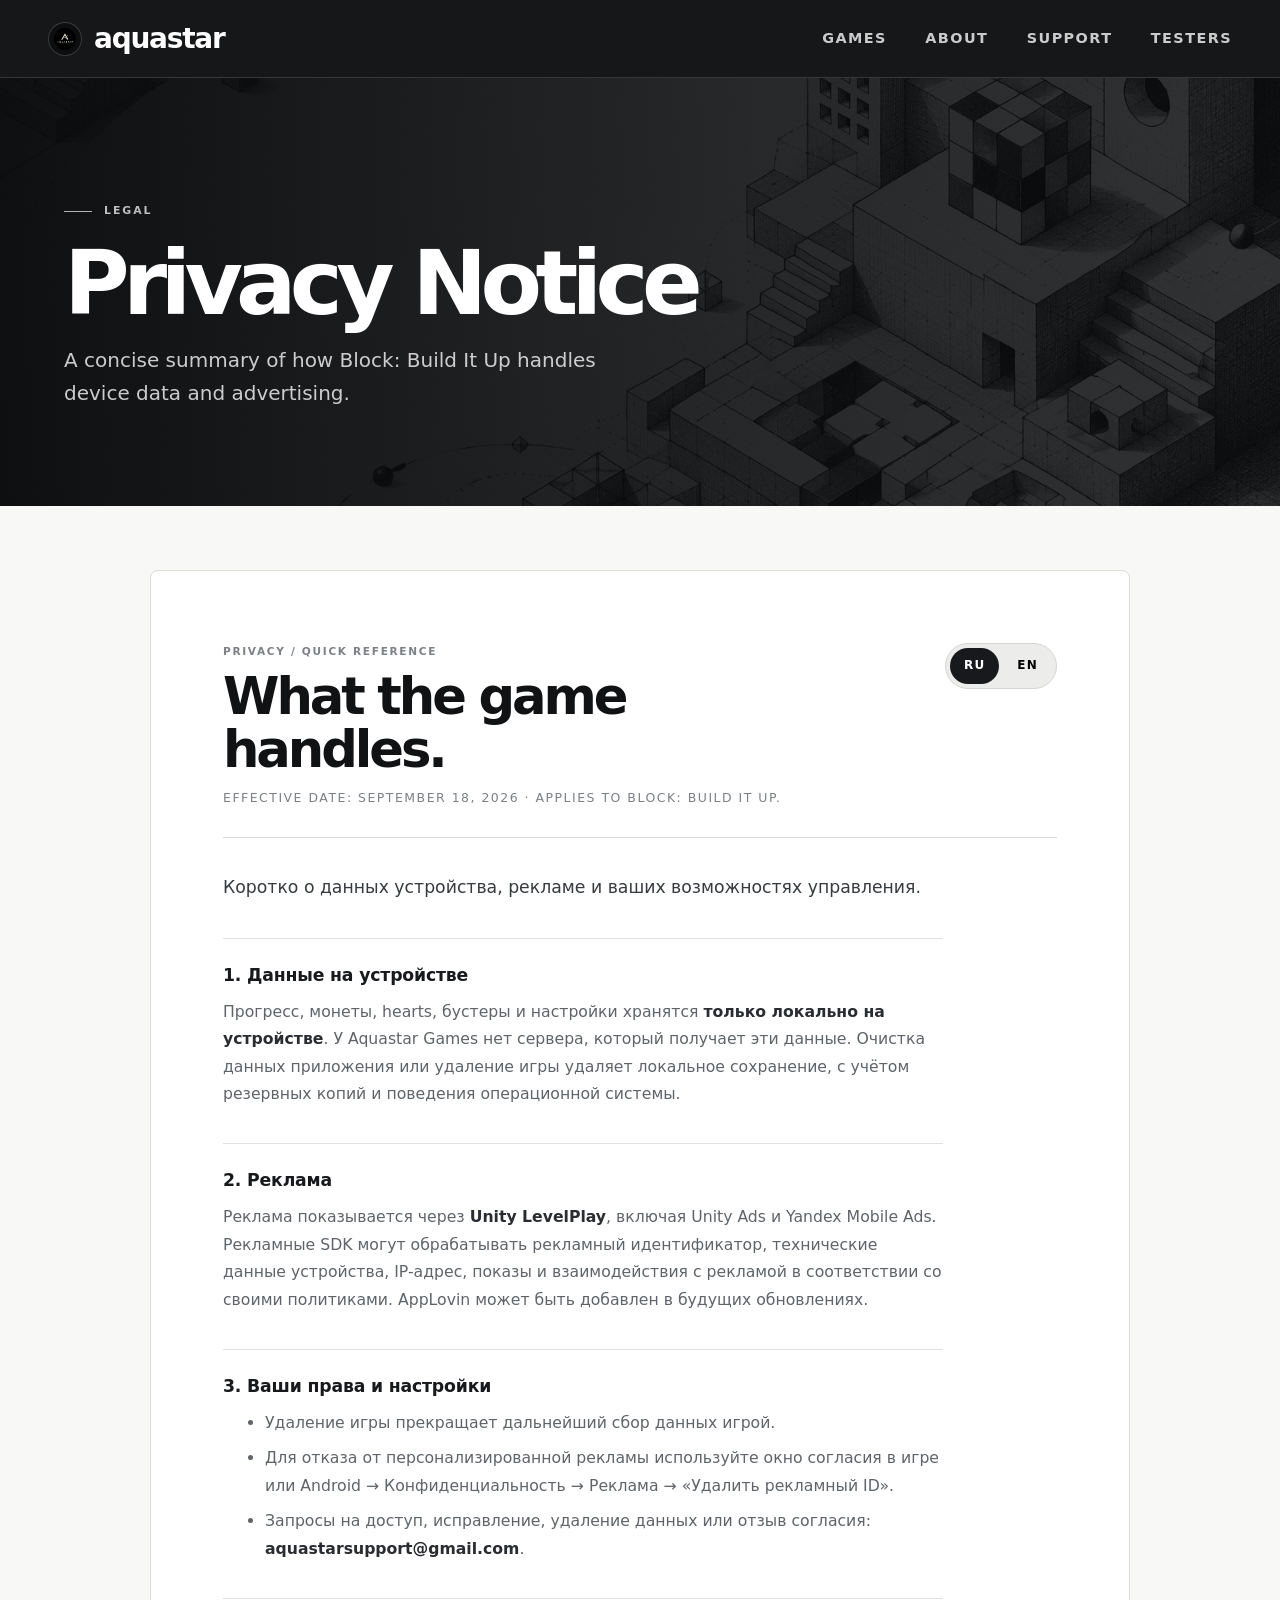
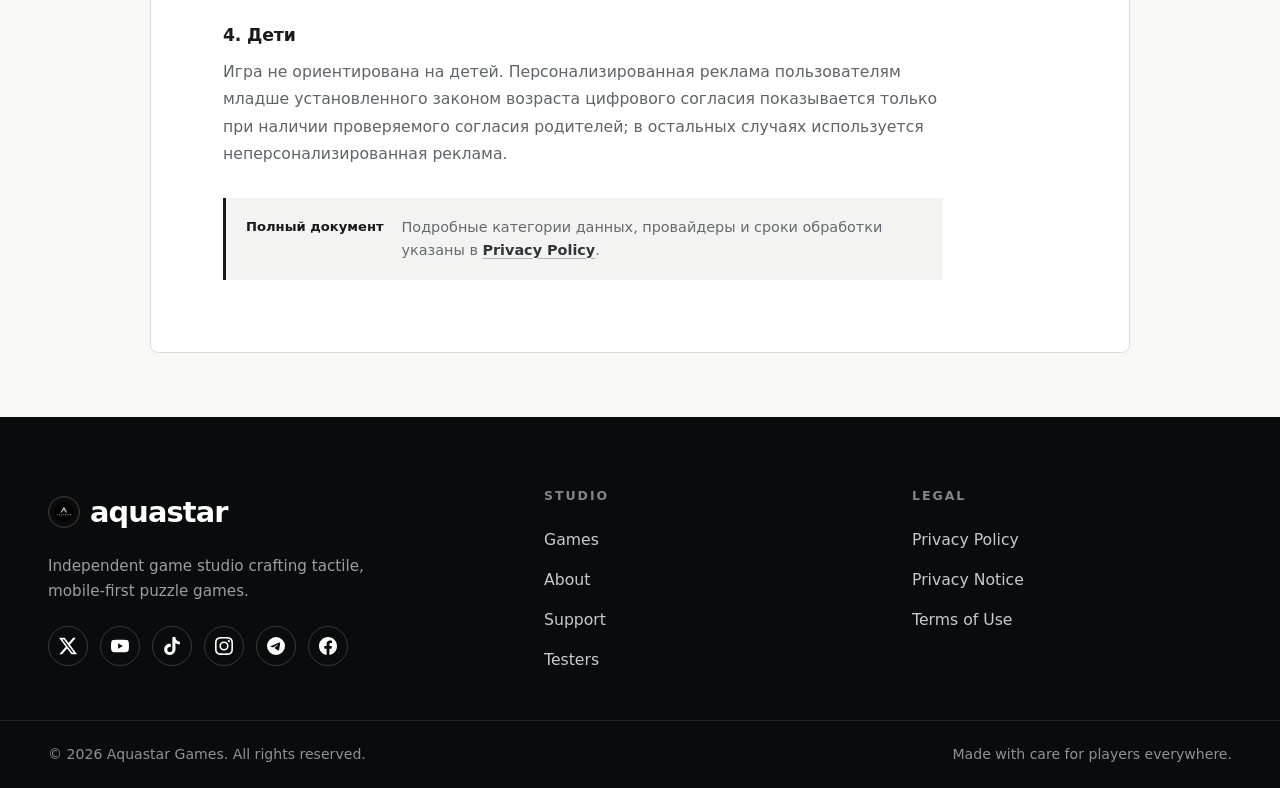
<file: privacy-notice.html>
<!DOCTYPE html>
<html lang="en">
<head>
<meta charset="UTF-8">
<meta name="viewport" content="width=device-width, initial-scale=1.0">
<title>Privacy Notice — AQUASTAR Games</title>
<meta name="description" content="Short privacy notice for Block: Build It Up by Aquastar Games, in Russian and English.">
<link rel="stylesheet" href="styles.css?v=6">
<link rel="icon" href="IMG_1594.PNG">
</head>
<body data-page="privacy-notice">

<header class="header">
  <div class="header-wide">
    <a href="index.html" class="logo">
      <img class="logo-mark" src="IMG_1594.PNG" alt="">
      <span class="logo-name">aquastar</span>
    </a>
    <button class="burger" id="burger" aria-label="Toggle menu" aria-expanded="false"><span></span><span></span><span></span></button>
    <nav class="nav" id="nav">
      <a href="games.html" data-nav="games">Games</a>
      <a href="about.html" data-nav="about">About</a>
      <a href="support.html" data-nav="support">Support</a>
      <a href="testers.html" data-nav="testers">Testers</a>
    </nav>
  </div>
</header>

<main>
  <section class="pagehero">
    <div class="pagehero-bg"><img src="media-output/img-muo6prdi-0a1974c6.png" alt=""></div>
    <div class="pagehero-inner">
      <span class="eyebrow">Legal</span>
      <h1>Privacy Notice</h1>
      <p class="lead">A concise summary of how Block: Build It Up handles device data and advertising.</p>
    </div>
  </section>

  <section class="section-sm">
    <div class="policy policy-document policy-notice-document">
      <div class="policy-heading">
        <div>
          <span class="doc-kicker">Privacy / Quick reference</span>
          <h2>What the game handles.</h2>
          <p class="updated">Effective date: September 18, 2026 · Applies to Block: Build It Up.</p>
        </div>
        <div class="lang-toggle">
          <button type="button" data-l="ru" class="on">RU</button>
          <button type="button" data-l="en">EN</button>
        </div>
      </div>

      <div class="policy-language" id="nc-ru">
        <p class="notice-lead">Коротко о данных устройства, рекламе и ваших возможностях управления.</p>
        <h3>1. Данные на устройстве</h3>
        <p>Прогресс, монеты, hearts, бустеры и настройки хранятся <b>только локально на устройстве</b>. У Aquastar Games нет сервера, который получает эти данные. Очистка данных приложения или удаление игры удаляет локальное сохранение, с учётом резервных копий и поведения операционной системы.</p>
        <h3>2. Реклама</h3>
        <p>Реклама показывается через <b>Unity LevelPlay</b>, включая Unity Ads и Yandex Mobile Ads. Рекламные SDK могут обрабатывать рекламный идентификатор, технические данные устройства, IP-адрес, показы и взаимодействия с рекламой в соответствии со своими политиками. AppLovin может быть добавлен в будущих обновлениях.</p>
        <h3>3. Ваши права и настройки</h3>
        <ul>
          <li>Удаление игры прекращает дальнейший сбор данных игрой.</li>
          <li>Для отказа от персонализированной рекламы используйте окно согласия в игре или Android → Конфиденциальность → Реклама → «Удалить рекламный ID».</li>
          <li>Запросы на доступ, исправление, удаление данных или отзыв согласия: <b>aquastarsupport@gmail.com</b>.</li>
        </ul>
        <h3>4. Дети</h3>
        <p>Игра не ориентирована на детей. Персонализированная реклама пользователям младше установленного законом возраста цифрового согласия показывается только при наличии проверяемого согласия родителей; в остальных случаях используется неперсонализированная реклама.</p>
        <div class="policy-callout"><b>Полный документ</b><span>Подробные категории данных, провайдеры и сроки обработки указаны в <a href="privacy.html">Privacy Policy</a>.</span></div>
      </div>

      <div class="policy-language" id="nc-en" hidden>
        <p class="notice-lead">A concise overview of device data, advertising and the controls available to you.</p>
        <h3>1. Data on your device</h3>
        <p>Progress, coins, hearts, boosters and settings are stored <b>only locally on your device</b>. Aquastar Games does not operate a server that receives this data. Clearing app data or uninstalling the game removes the local save, subject to operating-system and backup behaviour.</p>
        <h3>2. Advertising</h3>
        <p>Advertising is delivered through <b>Unity LevelPlay</b>, including Unity Ads and Yandex Mobile Ads. Advertising SDKs may process advertising identifiers, technical device information, IP address, impressions and ad interactions under their own policies. AppLovin may be added in a future update.</p>
        <h3>3. Your rights and controls</h3>
        <ul>
          <li>Uninstalling the game stops further collection by the game.</li>
          <li>To opt out of personalised ads, use the in-game consent flow or Android → Privacy → Ads → “Delete advertising ID”.</li>
          <li>Access, correction, deletion and consent-withdrawal requests: <b>aquastarsupport@gmail.com</b>.</li>
        </ul>
        <h3>4. Children</h3>
        <p>The game is not directed at children. Personalised advertising to users below the applicable age of digital consent is shown only where verifiable parental consent is available; otherwise non-personalised advertising is used.</p>
        <div class="policy-callout"><b>Full document</b><span>Detailed data categories, providers and processing information are available in the <a href="privacy.html">Privacy Policy</a>.</span></div>
      </div>
    </div>
  </section>
</main>

<footer class="footer">
  <div class="footer-wide">
    <div class="footer-brand">
      <div class="footer-logo"><img src="IMG_1594.PNG" alt=""><span>aquastar</span></div>
      <p>Independent game studio crafting tactile, mobile-first puzzle games.</p>
      <div class="footer-social">
        <a href="https://x.com/aquastarstudio" target="_blank" rel="noopener" aria-label="X"><svg viewBox="0 0 24 24"><path d="M18.9 1.15h3.68l-8.04 9.19L24 22.85h-7.41l-5.8-7.58-6.64 7.58H.47l8.6-9.83L0 1.15h7.59l5.24 6.93 6.07-6.93zm-1.29 19.5h2.04L6.49 3.24H4.3l13.31 17.41z"/></svg></a>
        <a href="https://youtube.com/@aquastarstudio" target="_blank" rel="noopener" aria-label="YouTube"><svg viewBox="0 0 24 24"><path d="M23.5 6.19a3.02 3.02 0 0 0-2.12-2.14C19.5 3.55 12 3.55 12 3.55s-7.5 0-9.38.5A3.02 3.02 0 0 0 .5 6.19C0 8.07 0 12 0 12s0 3.93.5 5.81a3.02 3.02 0 0 0 2.12 2.14c1.88.5 9.38.5 9.38.5s7.5 0 9.38-.5a3.02 3.02 0 0 0 2.12-2.14C24 15.93 24 12 24 12s0-3.93-.5-5.81zM9.55 15.57V8.43L15.82 12l-6.27 3.57z"/></svg></a>
        <a href="https://www.tiktok.com/@aquastarstudio" target="_blank" rel="noopener" aria-label="TikTok"><svg viewBox="0 0 24 24"><path d="M12.53.02C13.84 0 15.14.01 16.44 0c.08 1.53.63 3.09 1.75 4.17 1.12 1.11 2.7 1.62 4.24 1.79v4.03c-1.44-.05-2.89-.35-4.2-.97-.57-.26-1.1-.59-1.62-.93-.01 2.92.01 5.84-.02 8.75-.08 1.4-.54 2.79-1.35 3.94-1.31 1.92-3.58 3.17-5.91 3.21-1.43.08-2.86-.31-4.08-1.03-2.02-1.19-3.44-3.37-3.65-5.71-.02-.5-.03-1-.01-1.49.18-1.9 1.12-3.72 2.58-4.96 1.66-1.44 3.98-2.13 6.15-1.72.02 1.48-.04 2.96-.04 4.44-.99-.32-2.15-.23-3.02.37-.63.41-1.11 1.04-1.36 1.75-.21.51-.15 1.07-.14 1.61.24 1.64 1.82 3.02 3.5 2.87 1.12-.01 2.19-.66 2.77-1.61.19-.33.4-.67.41-1.06.1-1.79.06-3.57.07-5.36.01-4.03-.01-8.05.02-12.07z"/></svg></a>
        <a href="https://www.instagram.com/aquastarstudio" target="_blank" rel="noopener" aria-label="Instagram"><svg viewBox="0 0 24 24"><path d="M12 0C8.74 0 8.33.01 7.05.07 5.78.13 4.9.33 4.14.63c-.79.3-1.46.72-2.13 1.38A5.88 5.88 0 0 0 .63 4.14C.33 4.9.13 5.78.07 7.05.01 8.33 0 8.74 0 12s.01 3.67.07 4.95c.06 1.27.26 2.15.56 2.91.3.79.72 1.46 1.38 2.13.67.66 1.34 1.08 2.13 1.38.76.3 1.64.5 2.91.56C8.33 23.99 8.74 24 12 24s3.67-.01 4.95-.07c1.27-.06 2.15-.26 2.91-.56a5.88 5.88 0 0 0 2.13-1.38 5.88 5.88 0 0 0 1.38-2.13c.3-.76.5-1.64.56-2.91.06-1.28.07-1.69.07-4.95s-.01-3.67-.07-4.95c-.06-1.27-.26-2.15-.56-2.91a5.88 5.88 0 0 0-1.38-2.13A5.88 5.88 0 0 0 19.86.63C19.1.33 18.22.13 16.95.07 15.67.01 15.26 0 12 0zm0 2.16c3.2 0 3.58.01 4.85.07 1.17.05 1.8.25 2.23.41.56.22.96.48 1.38.9.42.42.68.82.9 1.38.16.42.36 1.06.41 2.23.06 1.27.07 1.65.07 4.85s-.01 3.58-.07 4.85c-.05 1.17-.25 1.8-.41 2.23a3.72 3.72 0 0 1-.9 1.38c-.42.42-.82.68-1.38.9-.42.16-1.06.36-2.23.41-1.27.06-1.65.07-4.85.07s-3.58-.01-4.85-.07c-1.17-.05-1.8-.25-2.23-.41a3.72 3.72 0 0 1-1.38-.9 3.72 3.72 0 0 1-.9-1.38c-.16-.42-.36-1.06-.41-2.23-.06-1.27-.07-1.65-.07-4.85s.01-3.58.07-4.85c.05-1.17.25-1.8.41-2.23.22-.56.48-.96.9-1.38.42-.42.82-.68 1.38-.9.42-.16 1.06-.36 2.23-.41 1.27-.06 1.65-.07 4.85-.07M12 5.84A6.16 6.16 0 1 0 18.16 12 6.16 6.16 0 0 0 12 5.84zm0 10.15A4 4 0 1 1 16 12a4 4 0 0 1-4 3.99zm7.85-10.4a1.44 1.44 0 1 1-2.88 0 1.44 1.44 0 0 1 2.88 0z"/></svg></a>
        <a href="https://t.me/aquastargames" target="_blank" rel="noopener" aria-label="Telegram"><svg viewBox="0 0 24 24"><path d="M11.944 0A12 12 0 0 0 0 12a12 12 0 0 0 12 12 12 12 0 0 0 12-12A12 12 0 0 0 12 0a12 12 0 0 0-.056 0zm4.962 7.224c.1-.002.321.023.465.14a.506.506 0 0 1 .171.325c.016.093.036.306.02.472-.18 1.898-.962 6.502-1.36 8.627-.168.9-.499 1.201-.82 1.23-.696.065-1.225-.46-1.9-.902-1.056-.693-1.653-1.124-2.678-1.8-1.185-.78-.417-1.21.258-1.91.177-.184 3.247-2.977 3.307-3.23.007-.032.014-.15-.056-.212s-.174-.041-.249-.024c-.106.024-1.793 1.14-5.061 3.345-.48.33-.913.49-1.302.48-.428-.008-1.252-.241-1.865-.44-.752-.245-1.349-.374-1.297-.789.027-.216.325-.437.893-.663 3.498-1.524 5.83-2.529 6.998-3.014 3.332-1.386 4.025-1.627 4.476-1.635z"/></svg></a>
        <a href="https://www.facebook.com/profile.php?id=61594178802154" target="_blank" rel="noopener" aria-label="Facebook"><svg viewBox="0 0 24 24"><path d="M24 12.07C24 5.4 18.63 0 12 0S0 5.4 0 12.07C0 18.1 4.39 23.09 10.13 24v-8.44H7.08v-3.49h3.04V9.41c0-3.02 1.8-4.7 4.54-4.7 1.31 0 2.68.24 2.68.24v2.97h-1.51c-1.49 0-1.95.93-1.95 1.89v2.26h3.32l-.53 3.49h-2.79V24C19.61 23.09 24 18.1 24 12.07z"/></svg></a>
      </div>
    </div>
    <div class="footer-col">
      <h4>Studio</h4>
      <a href="games.html">Games</a>
      <a href="about.html">About</a>
      <a href="support.html">Support</a>
      <a href="testers.html">Testers</a>
    </div>
    <div class="footer-col">
      <h4>Legal</h4>
      <a href="privacy.html">Privacy Policy</a>
      <a href="privacy-notice.html">Privacy Notice</a>
      <a href="terms.html">Terms of Use</a>
    </div>
  </div>
  <div class="footer-bottom">
    <span>© 2026 Aquastar Games. All rights reserved.</span>
    <span>Made with care for players everywhere.</span>
  </div>
</footer>

<script src="script.js"></script>
<script>
(function(){
  var btns = document.querySelectorAll(".lang-toggle button");
  var ru = document.getElementById("nc-ru");
  var en = document.getElementById("nc-en");
  btns.forEach(function(b){
    b.addEventListener("click", function(){
      var isRu = b.dataset.l === "ru";
      ru.hidden = !isRu;
      en.hidden = isRu;
      btns.forEach(function(x){ x.classList.toggle("on", x === b); });
      document.documentElement.lang = b.dataset.l;
    });
  });
})();
</script>
</body>
</html>
</file>
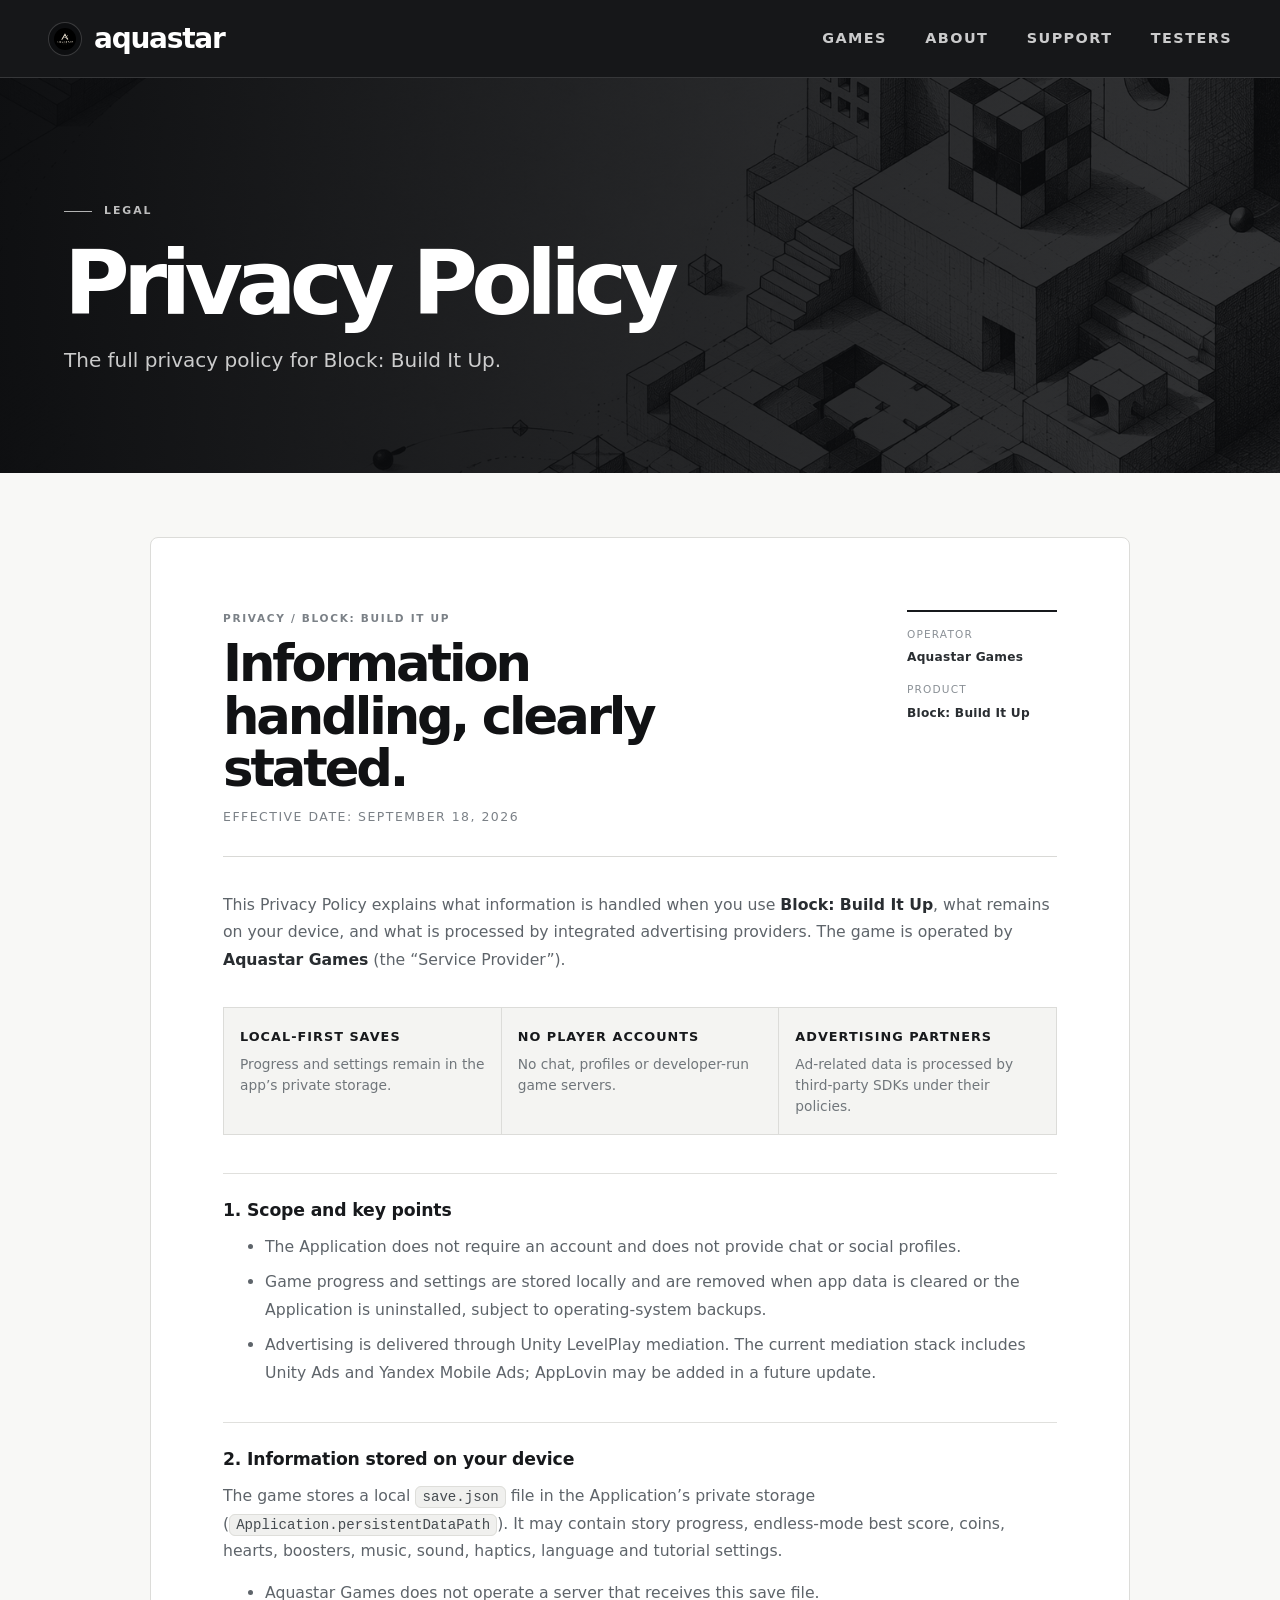
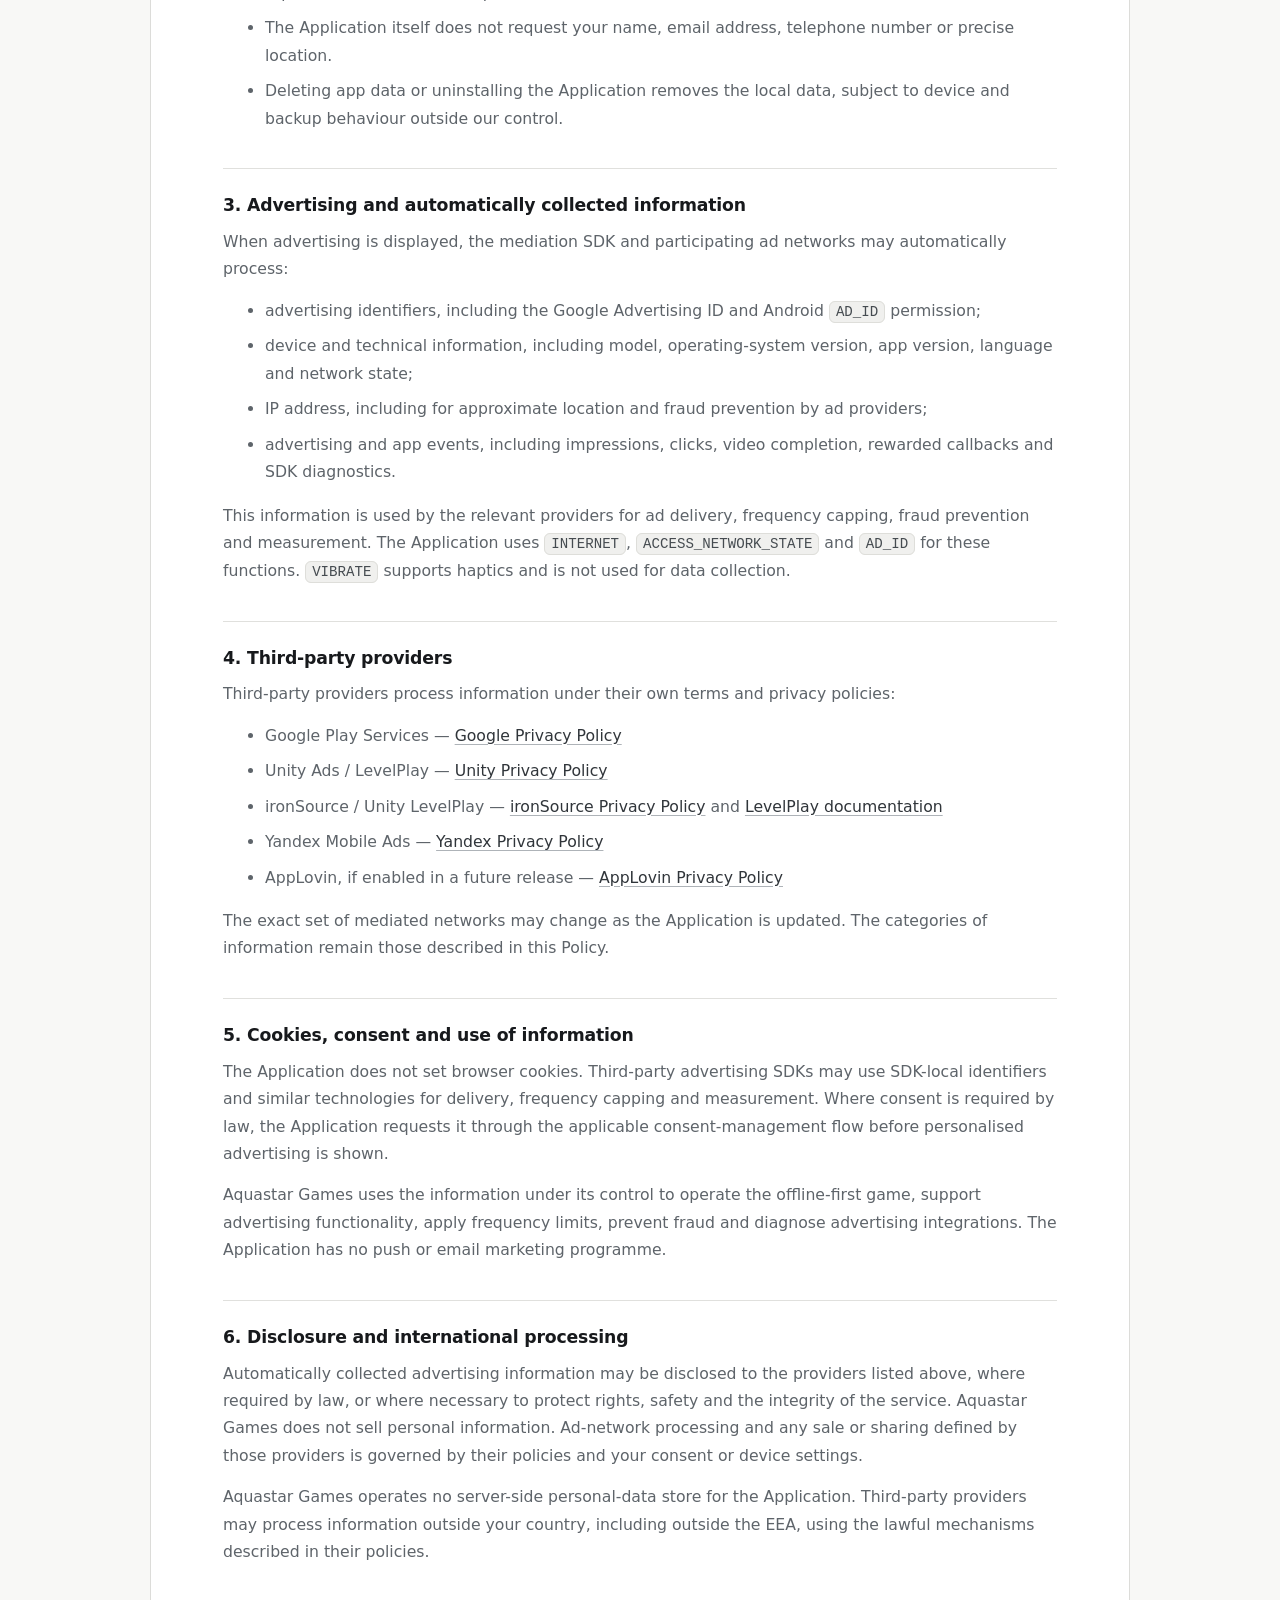
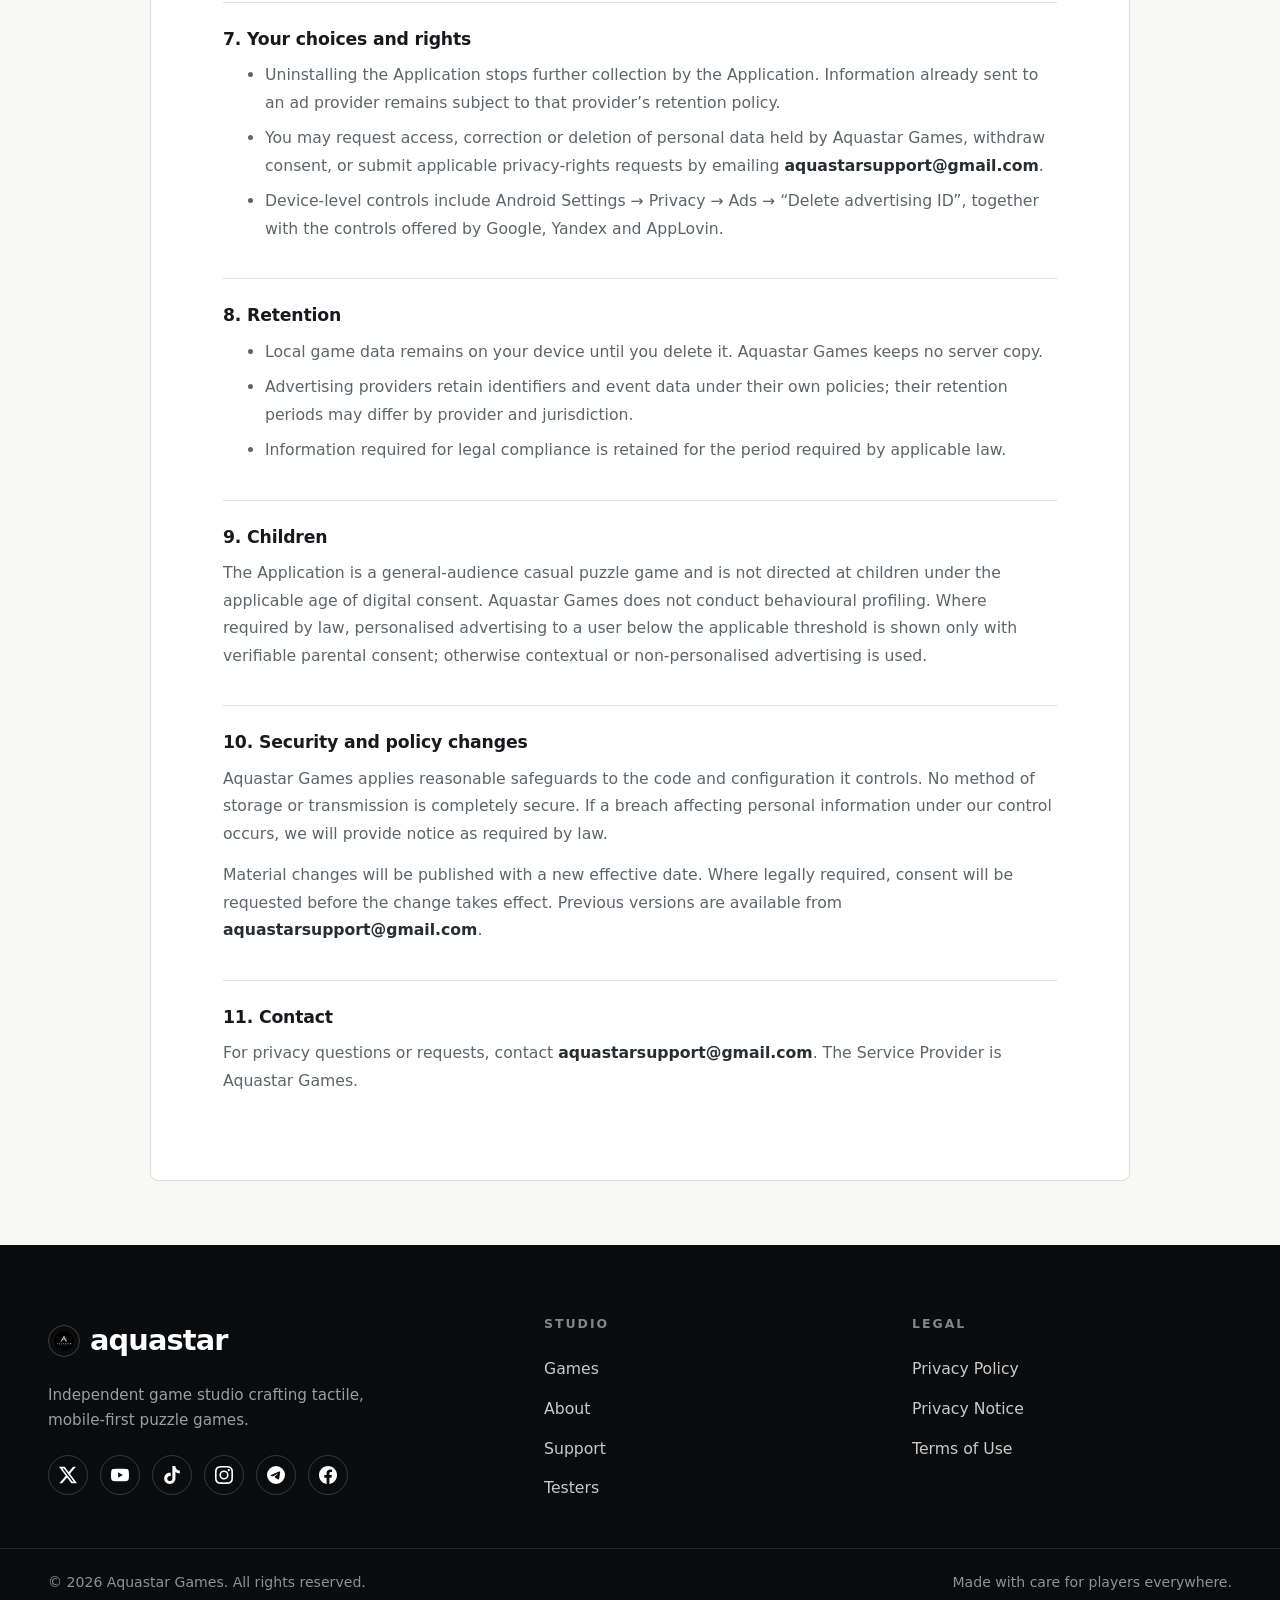
<file: privacy.html>
<!DOCTYPE html>
<html lang="en">
<head>
<meta charset="UTF-8">
<meta name="viewport" content="width=device-width, initial-scale=1.0">
<title>Privacy Policy — AQUASTAR Games</title>
<meta name="description" content="Privacy Policy for Block: Build It Up by Aquastar Games — how data is handled in our games.">
<link rel="stylesheet" href="styles.css?v=6">
<link rel="icon" href="IMG_1594.PNG">
</head>
<body data-page="privacy">

<header class="header">
  <div class="header-wide">
    <a href="index.html" class="logo">
      <img class="logo-mark" src="IMG_1594.PNG" alt="">
      <span class="logo-name">aquastar</span>
    </a>
    <button class="burger" id="burger" aria-label="Toggle menu" aria-expanded="false"><span></span><span></span><span></span></button>
    <nav class="nav" id="nav">
      <a href="games.html" data-nav="games">Games</a>
      <a href="about.html" data-nav="about">About</a>
      <a href="support.html" data-nav="support">Support</a>
      <a href="testers.html" data-nav="testers">Testers</a>
    </nav>
  </div>
</header>

<main>
  <section class="pagehero">
    <div class="pagehero-bg"><img src="media-output/img-muo6prdi-0a1974c6.png" alt=""></div>
    <div class="pagehero-inner">
      <span class="eyebrow">Legal</span>
      <h1>Privacy Policy</h1>
      <p class="lead">The full privacy policy for Block: Build It Up.</p>
    </div>
  </section>

  <section class="section-sm">
    <div class="policy policy-document">
      <div class="policy-heading">
        <div>
          <span class="doc-kicker">Privacy / Block: Build It Up</span>
          <h2>Information handling, clearly stated.</h2>
          <p class="updated">Effective date: September 18, 2026</p>
        </div>
        <div class="policy-meta"><span>Operator</span><b>Aquastar Games</b><span>Product</span><b>Block: Build It Up</b></div>
      </div>
      <p>This Privacy Policy explains what information is handled when you use <b>Block: Build It Up</b>, what remains on your device, and what is processed by integrated advertising providers. The game is operated by <b>Aquastar Games</b> (the “Service Provider”).</p>

      <div class="policy-summary">
        <div><b>Local-first saves</b><span>Progress and settings remain in the app’s private storage.</span></div>
        <div><b>No player accounts</b><span>No chat, profiles or developer-run game servers.</span></div>
        <div><b>Advertising partners</b><span>Ad-related data is processed by third-party SDKs under their policies.</span></div>
      </div>

      <h3>1. Scope and key points</h3>
      <ul>
        <li>The Application does not require an account and does not provide chat or social profiles.</li>
        <li>Game progress and settings are stored locally and are removed when app data is cleared or the Application is uninstalled, subject to operating-system backups.</li>
        <li>Advertising is delivered through Unity LevelPlay mediation. The current mediation stack includes Unity Ads and Yandex Mobile Ads; AppLovin may be added in a future update.</li>
      </ul>

      <h3>2. Information stored on your device</h3>
      <p>The game stores a local <code>save.json</code> file in the Application’s private storage (<code>Application.persistentDataPath</code>). It may contain story progress, endless-mode best score, coins, hearts, boosters, music, sound, haptics, language and tutorial settings.</p>
      <ul>
        <li>Aquastar Games does not operate a server that receives this save file.</li>
        <li>The Application itself does not request your name, email address, telephone number or precise location.</li>
        <li>Deleting app data or uninstalling the Application removes the local data, subject to device and backup behaviour outside our control.</li>
      </ul>

      <h3>3. Advertising and automatically collected information</h3>
      <p>When advertising is displayed, the mediation SDK and participating ad networks may automatically process:</p>
      <ul>
        <li>advertising identifiers, including the Google Advertising ID and Android <code>AD_ID</code> permission;</li>
        <li>device and technical information, including model, operating-system version, app version, language and network state;</li>
        <li>IP address, including for approximate location and fraud prevention by ad providers;</li>
        <li>advertising and app events, including impressions, clicks, video completion, rewarded callbacks and SDK diagnostics.</li>
      </ul>
      <p>This information is used by the relevant providers for ad delivery, frequency capping, fraud prevention and measurement. The Application uses <code>INTERNET</code>, <code>ACCESS_NETWORK_STATE</code> and <code>AD_ID</code> for these functions. <code>VIBRATE</code> supports haptics and is not used for data collection.</p>

      <h3>4. Third-party providers</h3>
      <p>Third-party providers process information under their own terms and privacy policies:</p>
      <ul>
        <li>Google Play Services — <a href="https://policies.google.com/privacy" target="_blank" rel="noopener">Google Privacy Policy</a></li>
        <li>Unity Ads / LevelPlay — <a href="https://unity.com/legal/privacy-policy" target="_blank" rel="noopener">Unity Privacy Policy</a></li>
        <li>ironSource / Unity LevelPlay — <a href="https://www.is.com/privacy-policy/" target="_blank" rel="noopener">ironSource Privacy Policy</a> and <a href="https://docs.unity.com/grow/levelplay/" target="_blank" rel="noopener">LevelPlay documentation</a></li>
        <li>Yandex Mobile Ads — <a href="https://yandex.com/legal/confidential/" target="_blank" rel="noopener">Yandex Privacy Policy</a></li>
        <li>AppLovin, if enabled in a future release — <a href="https://www.applovin.com/privacy/" target="_blank" rel="noopener">AppLovin Privacy Policy</a></li>
      </ul>
      <p>The exact set of mediated networks may change as the Application is updated. The categories of information remain those described in this Policy.</p>

      <h3>5. Cookies, consent and use of information</h3>
      <p>The Application does not set browser cookies. Third-party advertising SDKs may use SDK-local identifiers and similar technologies for delivery, frequency capping and measurement. Where consent is required by law, the Application requests it through the applicable consent-management flow before personalised advertising is shown.</p>
      <p>Aquastar Games uses the information under its control to operate the offline-first game, support advertising functionality, apply frequency limits, prevent fraud and diagnose advertising integrations. The Application has no push or email marketing programme.</p>

      <h3>6. Disclosure and international processing</h3>
      <p>Automatically collected advertising information may be disclosed to the providers listed above, where required by law, or where necessary to protect rights, safety and the integrity of the service. Aquastar Games does not sell personal information. Ad-network processing and any sale or sharing defined by those providers is governed by their policies and your consent or device settings.</p>
      <p>Aquastar Games operates no server-side personal-data store for the Application. Third-party providers may process information outside your country, including outside the EEA, using the lawful mechanisms described in their policies.</p>

      <h3>7. Your choices and rights</h3>
      <ul>
        <li>Uninstalling the Application stops further collection by the Application. Information already sent to an ad provider remains subject to that provider’s retention policy.</li>
        <li>You may request access, correction or deletion of personal data held by Aquastar Games, withdraw consent, or submit applicable privacy-rights requests by emailing <b>aquastarsupport@gmail.com</b>.</li>
        <li>Device-level controls include Android Settings → Privacy → Ads → “Delete advertising ID”, together with the controls offered by Google, Yandex and AppLovin.</li>
      </ul>

      <h3>8. Retention</h3>
      <ul>
        <li>Local game data remains on your device until you delete it. Aquastar Games keeps no server copy.</li>
        <li>Advertising providers retain identifiers and event data under their own policies; their retention periods may differ by provider and jurisdiction.</li>
        <li>Information required for legal compliance is retained for the period required by applicable law.</li>
      </ul>

      <h3>9. Children</h3>
      <p>The Application is a general-audience casual puzzle game and is not directed at children under the applicable age of digital consent. Aquastar Games does not conduct behavioural profiling. Where required by law, personalised advertising to a user below the applicable threshold is shown only with verifiable parental consent; otherwise contextual or non-personalised advertising is used.</p>

      <h3>10. Security and policy changes</h3>
      <p>Aquastar Games applies reasonable safeguards to the code and configuration it controls. No method of storage or transmission is completely secure. If a breach affecting personal information under our control occurs, we will provide notice as required by law.</p>
      <p>Material changes will be published with a new effective date. Where legally required, consent will be requested before the change takes effect. Previous versions are available from <b>aquastarsupport@gmail.com</b>.</p>

      <h3>11. Contact</h3>
      <p>For privacy questions or requests, contact <b>aquastarsupport@gmail.com</b>. The Service Provider is Aquastar Games.</p>
    </div>
  </section>

</main>

<footer class="footer">
  <div class="footer-wide">
    <div class="footer-brand">
      <div class="footer-logo"><img src="IMG_1594.PNG" alt=""><span>aquastar</span></div>
      <p>Independent game studio crafting tactile, mobile-first puzzle games.</p>
      <div class="footer-social">
        <a href="https://x.com/aquastarstudio" target="_blank" rel="noopener" aria-label="X"><svg viewBox="0 0 24 24"><path d="M18.9 1.15h3.68l-8.04 9.19L24 22.85h-7.41l-5.8-7.58-6.64 7.58H.47l8.6-9.83L0 1.15h7.59l5.24 6.93 6.07-6.93zm-1.29 19.5h2.04L6.49 3.24H4.3l13.31 17.41z"/></svg></a>
        <a href="https://youtube.com/@aquastarstudio" target="_blank" rel="noopener" aria-label="YouTube"><svg viewBox="0 0 24 24"><path d="M23.5 6.19a3.02 3.02 0 0 0-2.12-2.14C19.5 3.55 12 3.55 12 3.55s-7.5 0-9.38.5A3.02 3.02 0 0 0 .5 6.19C0 8.07 0 12 0 12s0 3.93.5 5.81a3.02 3.02 0 0 0 2.12 2.14c1.88.5 9.38.5 9.38.5s7.5 0 9.38-.5a3.02 3.02 0 0 0 2.12-2.14C24 15.93 24 12 24 12s0-3.93-.5-5.81zM9.55 15.57V8.43L15.82 12l-6.27 3.57z"/></svg></a>
        <a href="https://www.tiktok.com/@aquastarstudio" target="_blank" rel="noopener" aria-label="TikTok"><svg viewBox="0 0 24 24"><path d="M12.53.02C13.84 0 15.14.01 16.44 0c.08 1.53.63 3.09 1.75 4.17 1.12 1.11 2.7 1.62 4.24 1.79v4.03c-1.44-.05-2.89-.35-4.2-.97-.57-.26-1.1-.59-1.62-.93-.01 2.92.01 5.84-.02 8.75-.08 1.4-.54 2.79-1.35 3.94-1.31 1.92-3.58 3.17-5.91 3.21-1.43.08-2.86-.31-4.08-1.03-2.02-1.19-3.44-3.37-3.65-5.71-.02-.5-.03-1-.01-1.49.18-1.9 1.12-3.72 2.58-4.96 1.66-1.44 3.98-2.13 6.15-1.72.02 1.48-.04 2.96-.04 4.44-.99-.32-2.15-.23-3.02.37-.63.41-1.11 1.04-1.36 1.75-.21.51-.15 1.07-.14 1.61.24 1.64 1.82 3.02 3.5 2.87 1.12-.01 2.19-.66 2.77-1.61.19-.33.4-.67.41-1.06.1-1.79.06-3.57.07-5.36.01-4.03-.01-8.05.02-12.07z"/></svg></a>
        <a href="https://www.instagram.com/aquastarstudio" target="_blank" rel="noopener" aria-label="Instagram"><svg viewBox="0 0 24 24"><path d="M12 0C8.74 0 8.33.01 7.05.07 5.78.13 4.9.33 4.14.63c-.79.3-1.46.72-2.13 1.38A5.88 5.88 0 0 0 .63 4.14C.33 4.9.13 5.78.07 7.05.01 8.33 0 8.74 0 12s.01 3.67.07 4.95c.06 1.27.26 2.15.56 2.91.3.79.72 1.46 1.38 2.13.67.66 1.34 1.08 2.13 1.38.76.3 1.64.5 2.91.56C8.33 23.99 8.74 24 12 24s3.67-.01 4.95-.07c1.27-.06 2.15-.26 2.91-.56a5.88 5.88 0 0 0 2.13-1.38 5.88 5.88 0 0 0 1.38-2.13c.3-.76.5-1.64.56-2.91.06-1.28.07-1.69.07-4.95s-.01-3.67-.07-4.95c-.06-1.27-.26-2.15-.56-2.91a5.88 5.88 0 0 0-1.38-2.13A5.88 5.88 0 0 0 19.86.63C19.1.33 18.22.13 16.95.07 15.67.01 15.26 0 12 0zm0 2.16c3.2 0 3.58.01 4.85.07 1.17.05 1.8.25 2.23.41.56.22.96.48 1.38.9.42.42.68.82.9 1.38.16.42.36 1.06.41 2.23.06 1.27.07 1.65.07 4.85s-.01 3.58-.07 4.85c-.05 1.17-.25 1.8-.41 2.23a3.72 3.72 0 0 1-.9 1.38c-.42.42-.82.68-1.38.9-.42.16-1.06.36-2.23.41-1.27.06-1.65.07-4.85.07s-3.58-.01-4.85-.07c-1.17-.05-1.8-.25-2.23-.41a3.72 3.72 0 0 1-1.38-.9 3.72 3.72 0 0 1-.9-1.38c-.16-.42-.36-1.06-.41-2.23-.06-1.27-.07-1.65-.07-4.85s.01-3.58.07-4.85c.05-1.17.25-1.8.41-2.23.22-.56.48-.96.9-1.38.42-.42.82-.68 1.38-.9.42-.16 1.06-.36 2.23-.41 1.27-.06 1.65-.07 4.85-.07M12 5.84A6.16 6.16 0 1 0 18.16 12 6.16 6.16 0 0 0 12 5.84zm0 10.15A4 4 0 1 1 16 12a4 4 0 0 1-4 3.99zm7.85-10.4a1.44 1.44 0 1 1-2.88 0 1.44 1.44 0 0 1 2.88 0z"/></svg></a>
        <a href="https://t.me/aquastargames" target="_blank" rel="noopener" aria-label="Telegram"><svg viewBox="0 0 24 24"><path d="M11.944 0A12 12 0 0 0 0 12a12 12 0 0 0 12 12 12 12 0 0 0 12-12A12 12 0 0 0 12 0a12 12 0 0 0-.056 0zm4.962 7.224c.1-.002.321.023.465.14a.506.506 0 0 1 .171.325c.016.093.036.306.02.472-.18 1.898-.962 6.502-1.36 8.627-.168.9-.499 1.201-.82 1.23-.696.065-1.225-.46-1.9-.902-1.056-.693-1.653-1.124-2.678-1.8-1.185-.78-.417-1.21.258-1.91.177-.184 3.247-2.977 3.307-3.23.007-.032.014-.15-.056-.212s-.174-.041-.249-.024c-.106.024-1.793 1.14-5.061 3.345-.48.33-.913.49-1.302.48-.428-.008-1.252-.241-1.865-.44-.752-.245-1.349-.374-1.297-.789.027-.216.325-.437.893-.663 3.498-1.524 5.83-2.529 6.998-3.014 3.332-1.386 4.025-1.627 4.476-1.635z"/></svg></a>
        <a href="https://www.facebook.com/profile.php?id=61594178802154" target="_blank" rel="noopener" aria-label="Facebook"><svg viewBox="0 0 24 24"><path d="M24 12.07C24 5.4 18.63 0 12 0S0 5.4 0 12.07C0 18.1 4.39 23.09 10.13 24v-8.44H7.08v-3.49h3.04V9.41c0-3.02 1.8-4.7 4.54-4.7 1.31 0 2.68.24 2.68.24v2.97h-1.51c-1.49 0-1.95.93-1.95 1.89v2.26h3.32l-.53 3.49h-2.79V24C19.61 23.09 24 18.1 24 12.07z"/></svg></a>
      </div>
    </div>
    <div class="footer-col">
      <h4>Studio</h4>
      <a href="games.html">Games</a>
      <a href="about.html">About</a>
      <a href="support.html">Support</a>
      <a href="testers.html">Testers</a>
    </div>
    <div class="footer-col">
      <h4>Legal</h4>
      <a href="privacy.html">Privacy Policy</a>
      <a href="privacy-notice.html">Privacy Notice</a>
      <a href="terms.html">Terms of Use</a>
    </div>
  </div>
  <div class="footer-bottom">
    <span>© 2026 Aquastar Games. All rights reserved.</span>
    <span>Made with care for players everywhere.</span>
  </div>
</footer>

<script src="script.js"></script>
</body>
</html>
</file>
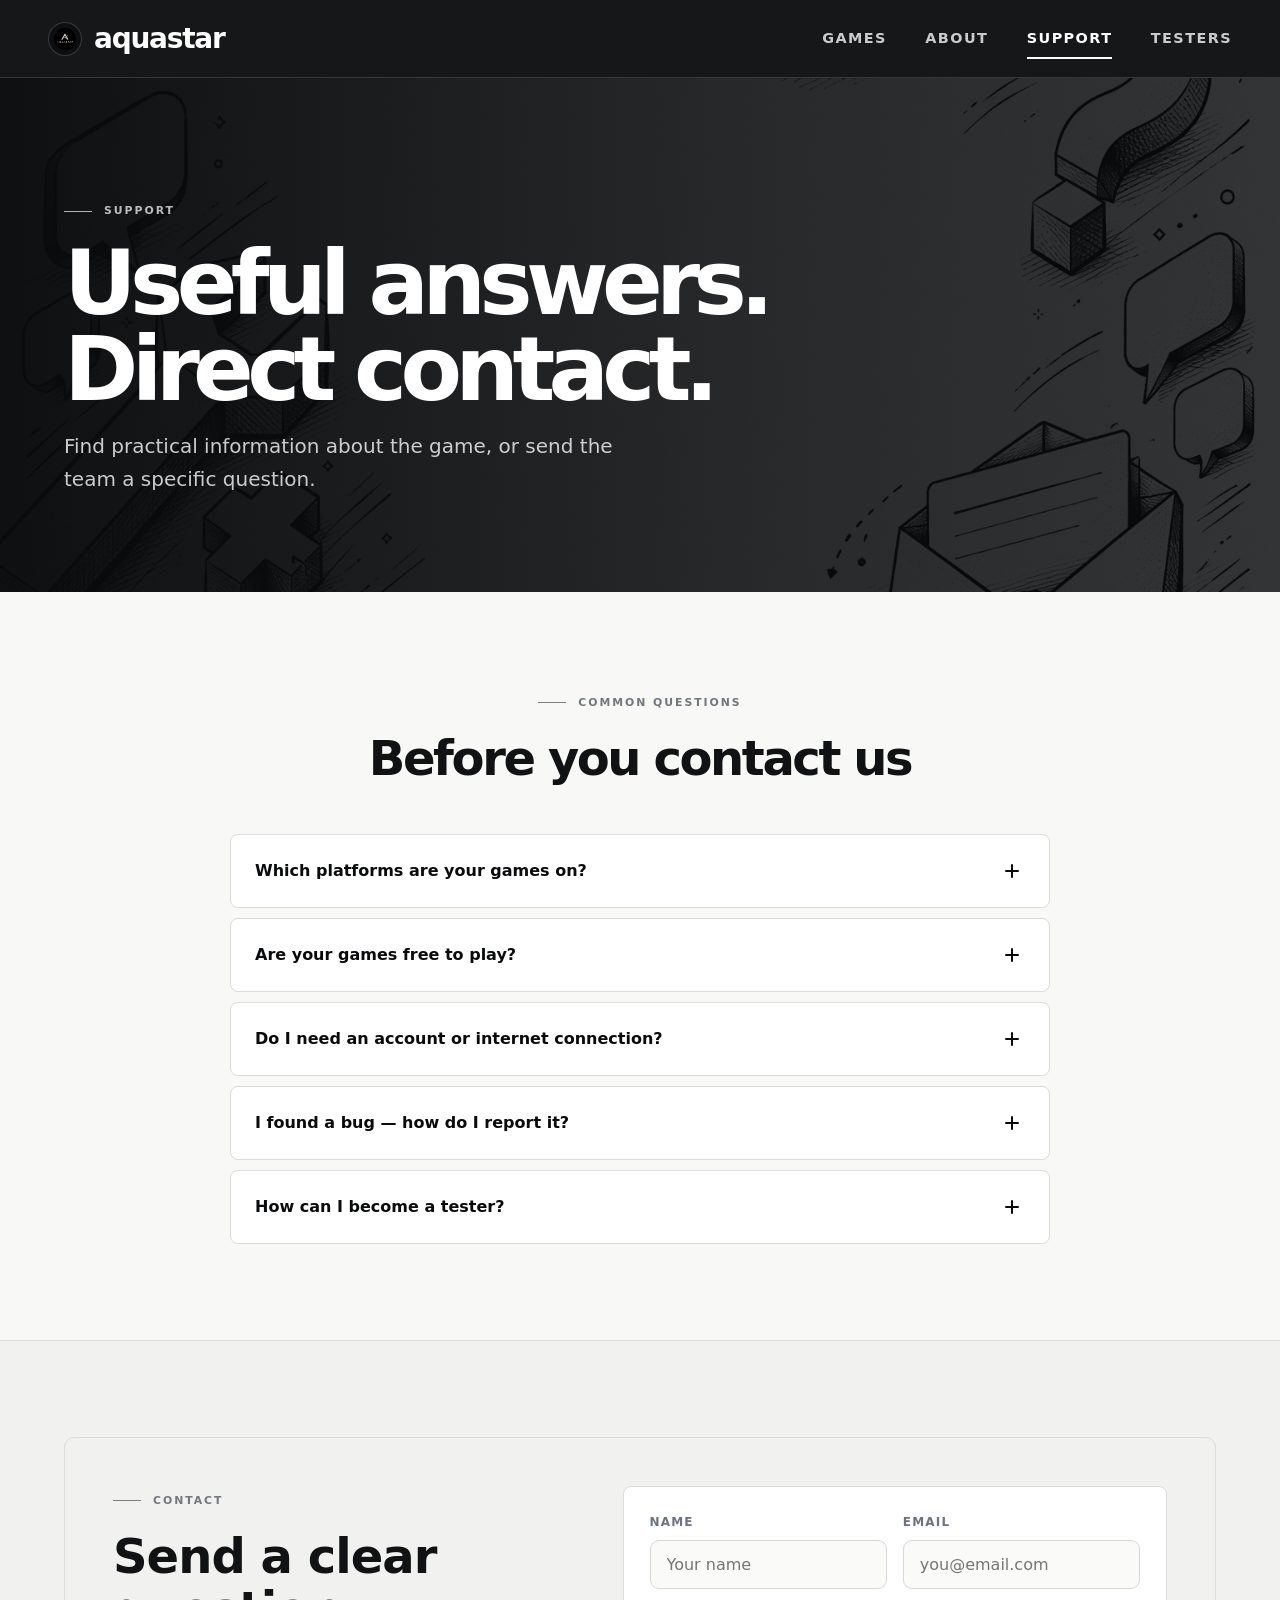
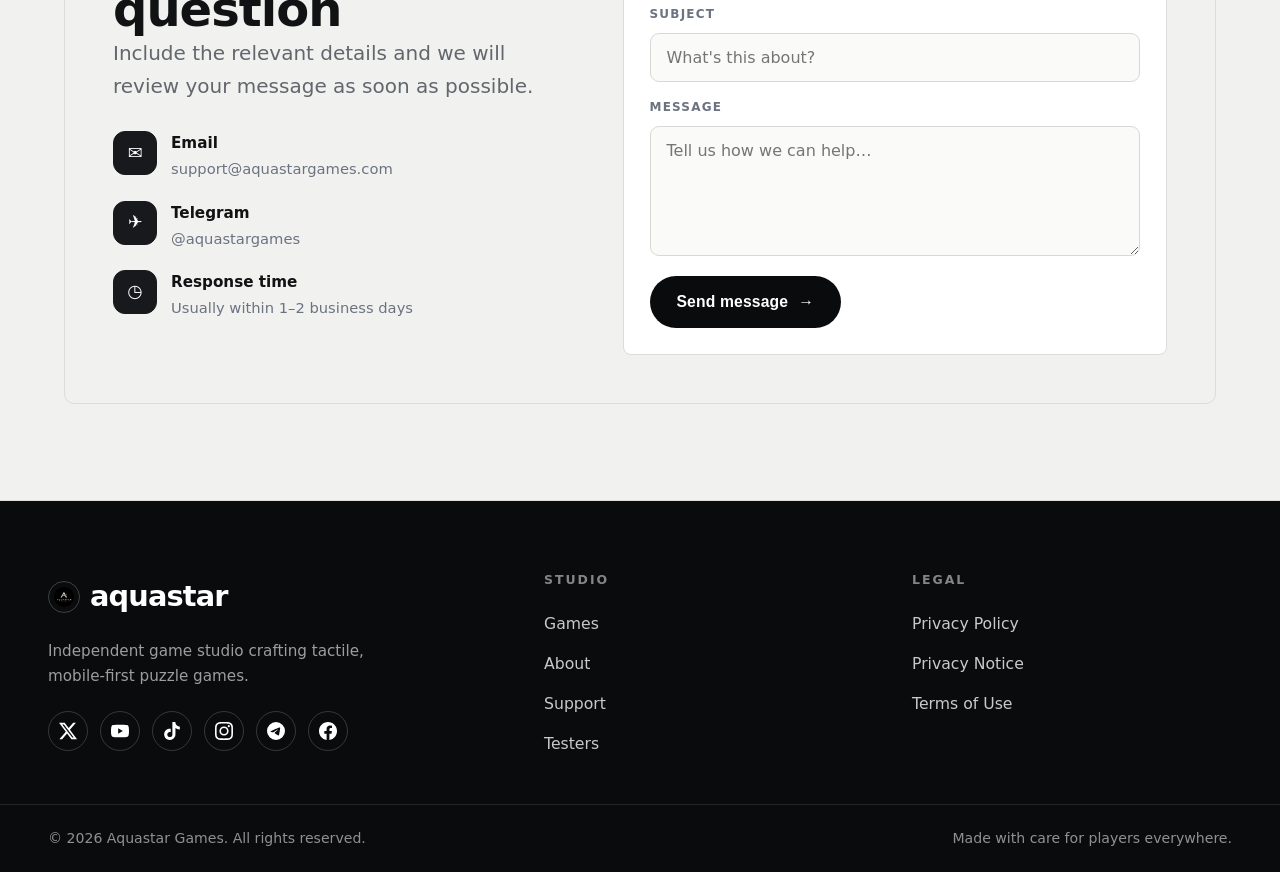
<file: support.html>
<!DOCTYPE html>
<html lang="en">
<head>
<meta charset="UTF-8">
<meta name="viewport" content="width=device-width, initial-scale=1.0">
<title>Support — AQUASTAR Games</title>
<meta name="description" content="Need help with an AQUASTAR game? Find answers to common questions or reach our team directly.">
<link rel="stylesheet" href="styles.css?v=6">
<link rel="icon" href="IMG_1594.PNG">
</head>
<body data-page="support">

<header class="header">
  <div class="header-wide">
    <a href="index.html" class="logo">
      <img class="logo-mark" src="IMG_1594.PNG" alt="">
      <span class="logo-name">aquastar</span>
    </a>
    <button class="burger" id="burger" aria-label="Toggle menu" aria-expanded="false"><span></span><span></span><span></span></button>
    <nav class="nav" id="nav">
      <a href="games.html" data-nav="games">Games</a>
      <a href="about.html" data-nav="about">About</a>
      <a href="support.html" data-nav="support">Support</a>
      <a href="testers.html" data-nav="testers">Testers</a>
    </nav>
  </div>
</header>

<main>
  <section class="pagehero">
    <div class="pagehero-bg"><img src="media-output/img-muo6pu65-4a928ce8.png" alt=""></div>
    <div class="pagehero-inner">
      <span class="eyebrow">Support</span>
      <h1>Useful answers.<br>Direct contact.</h1>
      <p class="lead">Find practical information about the game, or send the team a specific question.</p>
    </div>
  </section>

  <!-- FAQ -->
  <section class="section">
    <div class="wrap">
      <div class="title-block center reveal">
        <span class="eyebrow">Common questions</span>
        <h2>Before you contact us</h2>
      </div>
      <div class="faq reveal">
        <div class="faq-item">
          <button class="faq-q">Which platforms are your games on?<span class="ico"></span></button>
          <div class="faq-a"><p>Our games are built mobile-first. Block: Build It Up is available on Android via Google Play, with more platforms considered on a per-title basis.</p></div>
        </div>
        <div class="faq-item">
          <button class="faq-q">Are your games free to play?<span class="ico"></span></button>
          <div class="faq-a"><p>Yes. Block: Build It Up is free to download and play. We design our monetisation to be fair and non-intrusive — no pressure, no dark patterns.</p></div>
        </div>
        <div class="faq-item">
          <button class="faq-q">Do I need an account or internet connection?<span class="ico"></span></button>
          <div class="faq-a"><p>No account is required, and Block: Build It Up can be played offline. Just install and start playing.</p></div>
        </div>
        <div class="faq-item">
          <button class="faq-q">I found a bug — how do I report it?<span class="ico"></span></button>
          <div class="faq-a"><p>We'd really appreciate it. Use the contact form below with your device model and a short description of what happened, and we'll take a look.</p></div>
        </div>
        <div class="faq-item">
          <button class="faq-q">How can I become a tester?<span class="ico"></span></button>
          <div class="faq-a"><p>Head to our <a href="testers.html" style="text-decoration:underline">Testers page</a> to join the program and get early access to upcoming builds.</p></div>
        </div>
      </div>
    </div>
  </section>

  <!-- CONTACT -->
  <section class="section section-cream">
    <div class="wrap">
      <div class="contact-grid">
        <div class="reveal">
          <span class="eyebrow">Contact</span>
          <h2>Send a clear question</h2>
          <p class="lead">Include the relevant details and we will review your message as soon as possible.</p>
          <div class="contact-lines">
            <div class="contact-line">
              <span class="ci">✉</span>
              <div><b>Email</b><span>support@aquastargames.com</span></div>
            </div>
            <div class="contact-line">
              <span class="ci">✈</span>
              <div><b>Telegram</b><span>@aquastargames</span></div>
            </div>
            <div class="contact-line">
              <span class="ci">◷</span>
              <div><b>Response time</b><span>Usually within 1–2 business days</span></div>
            </div>
          </div>
        </div>
        <form class="form" id="contactForm" novalidate>
          <div class="form-row">
            <label>Name<input type="text" name="name" placeholder="Your name" required></label>
            <label>Email<input type="email" name="email" placeholder="you@email.com" required></label>
          </div>
          <label>Subject<input type="text" name="subject" placeholder="What's this about?"></label>
          <label>Message<textarea name="message" placeholder="Tell us how we can help…" required></textarea></label>
          <div class="form-ok" id="formOk">Thanks! Your message has been sent — we'll be in touch soon.</div>
          <button class="btn btn-dark btn-arrow" type="submit">Send message</button>
        </form>
      </div>
    </div>
  </section>
</main>

<footer class="footer">
  <div class="footer-wide">
    <div class="footer-brand">
      <div class="footer-logo"><img src="IMG_1594.PNG" alt=""><span>aquastar</span></div>
      <p>Independent game studio crafting tactile, mobile-first puzzle games.</p>
      <div class="footer-social">
        <a href="https://x.com/aquastarstudio" target="_blank" rel="noopener" aria-label="X"><svg viewBox="0 0 24 24"><path d="M18.9 1.15h3.68l-8.04 9.19L24 22.85h-7.41l-5.8-7.58-6.64 7.58H.47l8.6-9.83L0 1.15h7.59l5.24 6.93 6.07-6.93zm-1.29 19.5h2.04L6.49 3.24H4.3l13.31 17.41z"/></svg></a>
        <a href="https://youtube.com/@aquastarstudio" target="_blank" rel="noopener" aria-label="YouTube"><svg viewBox="0 0 24 24"><path d="M23.5 6.19a3.02 3.02 0 0 0-2.12-2.14C19.5 3.55 12 3.55 12 3.55s-7.5 0-9.38.5A3.02 3.02 0 0 0 .5 6.19C0 8.07 0 12 0 12s0 3.93.5 5.81a3.02 3.02 0 0 0 2.12 2.14c1.88.5 9.38.5 9.38.5s7.5 0 9.38-.5a3.02 3.02 0 0 0 2.12-2.14C24 15.93 24 12 24 12s0-3.93-.5-5.81zM9.55 15.57V8.43L15.82 12l-6.27 3.57z"/></svg></a>
        <a href="https://www.tiktok.com/@aquastarstudio" target="_blank" rel="noopener" aria-label="TikTok"><svg viewBox="0 0 24 24"><path d="M12.53.02C13.84 0 15.14.01 16.44 0c.08 1.53.63 3.09 1.75 4.17 1.12 1.11 2.7 1.62 4.24 1.79v4.03c-1.44-.05-2.89-.35-4.2-.97-.57-.26-1.1-.59-1.62-.93-.01 2.92.01 5.84-.02 8.75-.08 1.4-.54 2.79-1.35 3.94-1.31 1.92-3.58 3.17-5.91 3.21-1.43.08-2.86-.31-4.08-1.03-2.02-1.19-3.44-3.37-3.65-5.71-.02-.5-.03-1-.01-1.49.18-1.9 1.12-3.72 2.58-4.96 1.66-1.44 3.98-2.13 6.15-1.72.02 1.48-.04 2.96-.04 4.44-.99-.32-2.15-.23-3.02.37-.63.41-1.11 1.04-1.36 1.75-.21.51-.15 1.07-.14 1.61.24 1.64 1.82 3.02 3.5 2.87 1.12-.01 2.19-.66 2.77-1.61.19-.33.4-.67.41-1.06.1-1.79.06-3.57.07-5.36.01-4.03-.01-8.05.02-12.07z"/></svg></a>
        <a href="https://www.instagram.com/aquastarstudio" target="_blank" rel="noopener" aria-label="Instagram"><svg viewBox="0 0 24 24"><path d="M12 0C8.74 0 8.33.01 7.05.07 5.78.13 4.9.33 4.14.63c-.79.3-1.46.72-2.13 1.38A5.88 5.88 0 0 0 .63 4.14C.33 4.9.13 5.78.07 7.05.01 8.33 0 8.74 0 12s.01 3.67.07 4.95c.06 1.27.26 2.15.56 2.91.3.79.72 1.46 1.38 2.13.67.66 1.34 1.08 2.13 1.38.76.3 1.64.5 2.91.56C8.33 23.99 8.74 24 12 24s3.67-.01 4.95-.07c1.27-.06 2.15-.26 2.91-.56a5.88 5.88 0 0 0 2.13-1.38 5.88 5.88 0 0 0 1.38-2.13c.3-.76.5-1.64.56-2.91.06-1.28.07-1.69.07-4.95s-.01-3.67-.07-4.95c-.06-1.27-.26-2.15-.56-2.91a5.88 5.88 0 0 0-1.38-2.13A5.88 5.88 0 0 0 19.86.63C19.1.33 18.22.13 16.95.07 15.67.01 15.26 0 12 0zm0 2.16c3.2 0 3.58.01 4.85.07 1.17.05 1.8.25 2.23.41.56.22.96.48 1.38.9.42.42.68.82.9 1.38.16.42.36 1.06.41 2.23.06 1.27.07 1.65.07 4.85s-.01 3.58-.07 4.85c-.05 1.17-.25 1.8-.41 2.23a3.72 3.72 0 0 1-.9 1.38c-.42.42-.82.68-1.38.9-.42.16-1.06.36-2.23.41-1.27.06-1.65.07-4.85.07s-3.58-.01-4.85-.07c-1.17-.05-1.8-.25-2.23-.41a3.72 3.72 0 0 1-1.38-.9 3.72 3.72 0 0 1-.9-1.38c-.16-.42-.36-1.06-.41-2.23-.06-1.27-.07-1.65-.07-4.85s.01-3.58.07-4.85c.05-1.17.25-1.8.41-2.23.22-.56.48-.96.9-1.38.42-.42.82-.68 1.38-.9.42-.16 1.06-.36 2.23-.41 1.27-.06 1.65-.07 4.85-.07M12 5.84A6.16 6.16 0 1 0 18.16 12 6.16 6.16 0 0 0 12 5.84zm0 10.15A4 4 0 1 1 16 12a4 4 0 0 1-4 3.99zm7.85-10.4a1.44 1.44 0 1 1-2.88 0 1.44 1.44 0 0 1 2.88 0z"/></svg></a>
        <a href="https://t.me/aquastargames" target="_blank" rel="noopener" aria-label="Telegram"><svg viewBox="0 0 24 24"><path d="M11.944 0A12 12 0 0 0 0 12a12 12 0 0 0 12 12 12 12 0 0 0 12-12A12 12 0 0 0 12 0a12 12 0 0 0-.056 0zm4.962 7.224c.1-.002.321.023.465.14a.506.506 0 0 1 .171.325c.016.093.036.306.02.472-.18 1.898-.962 6.502-1.36 8.627-.168.9-.499 1.201-.82 1.23-.696.065-1.225-.46-1.9-.902-1.056-.693-1.653-1.124-2.678-1.8-1.185-.78-.417-1.21.258-1.91.177-.184 3.247-2.977 3.307-3.23.007-.032.014-.15-.056-.212s-.174-.041-.249-.024c-.106.024-1.793 1.14-5.061 3.345-.48.33-.913.49-1.302.48-.428-.008-1.252-.241-1.865-.44-.752-.245-1.349-.374-1.297-.789.027-.216.325-.437.893-.663 3.498-1.524 5.83-2.529 6.998-3.014 3.332-1.386 4.025-1.627 4.476-1.635z"/></svg></a>
        <a href="https://www.facebook.com/profile.php?id=61594178802154" target="_blank" rel="noopener" aria-label="Facebook"><svg viewBox="0 0 24 24"><path d="M24 12.07C24 5.4 18.63 0 12 0S0 5.4 0 12.07C0 18.1 4.39 23.09 10.13 24v-8.44H7.08v-3.49h3.04V9.41c0-3.02 1.8-4.7 4.54-4.7 1.31 0 2.68.24 2.68.24v2.97h-1.51c-1.49 0-1.95.93-1.95 1.89v2.26h3.32l-.53 3.49h-2.79V24C19.61 23.09 24 18.1 24 12.07z"/></svg></a>
      </div>
    </div>
    <div class="footer-col">
      <h4>Studio</h4>
      <a href="games.html">Games</a>
      <a href="about.html">About</a>
      <a href="support.html">Support</a>
      <a href="testers.html">Testers</a>
    </div>
    <div class="footer-col">
      <h4>Legal</h4>
      <a href="privacy.html">Privacy Policy</a>
      <a href="privacy-notice.html">Privacy Notice</a>
      <a href="terms.html">Terms of Use</a>
    </div>
  </div>
  <div class="footer-bottom">
    <span>© 2026 Aquastar Games. All rights reserved.</span>
    <span>Made with care for players everywhere.</span>
  </div>
</footer>

<script src="script.js"></script>
</body>
</html>
</file>
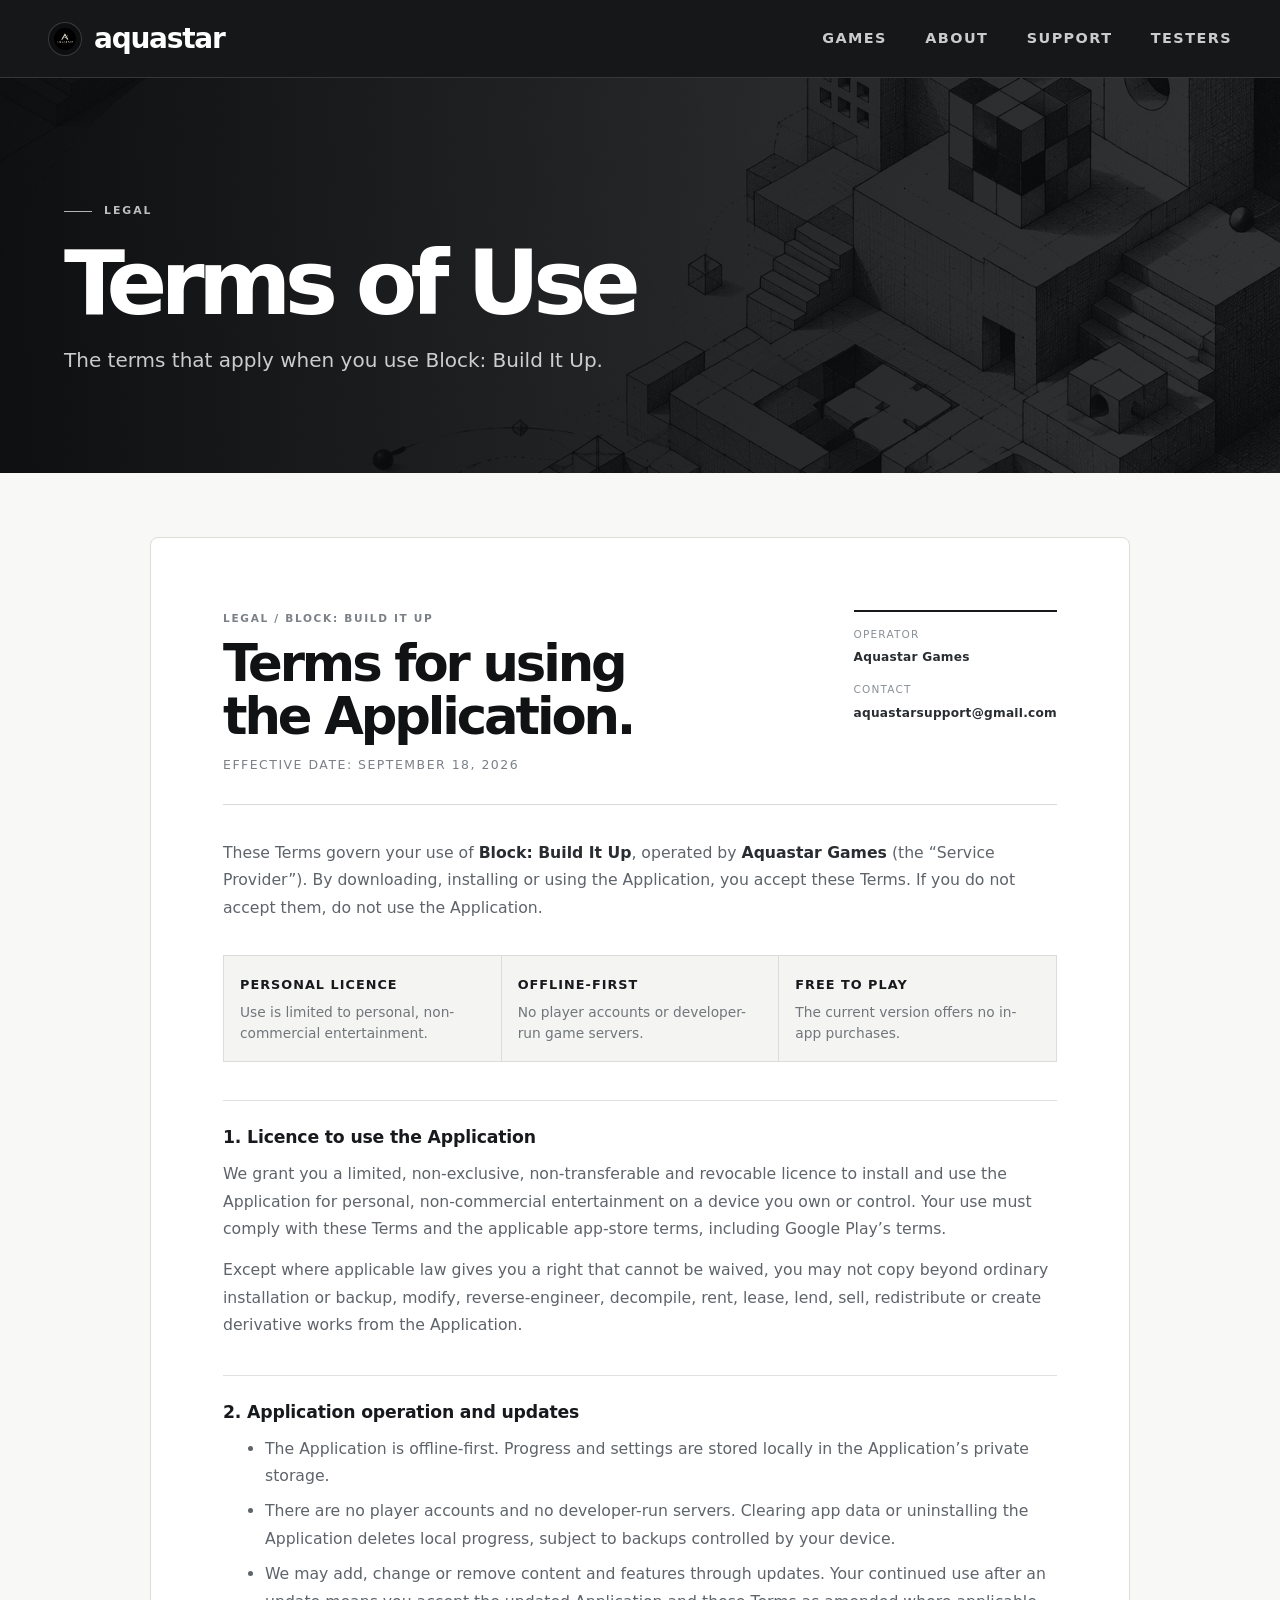
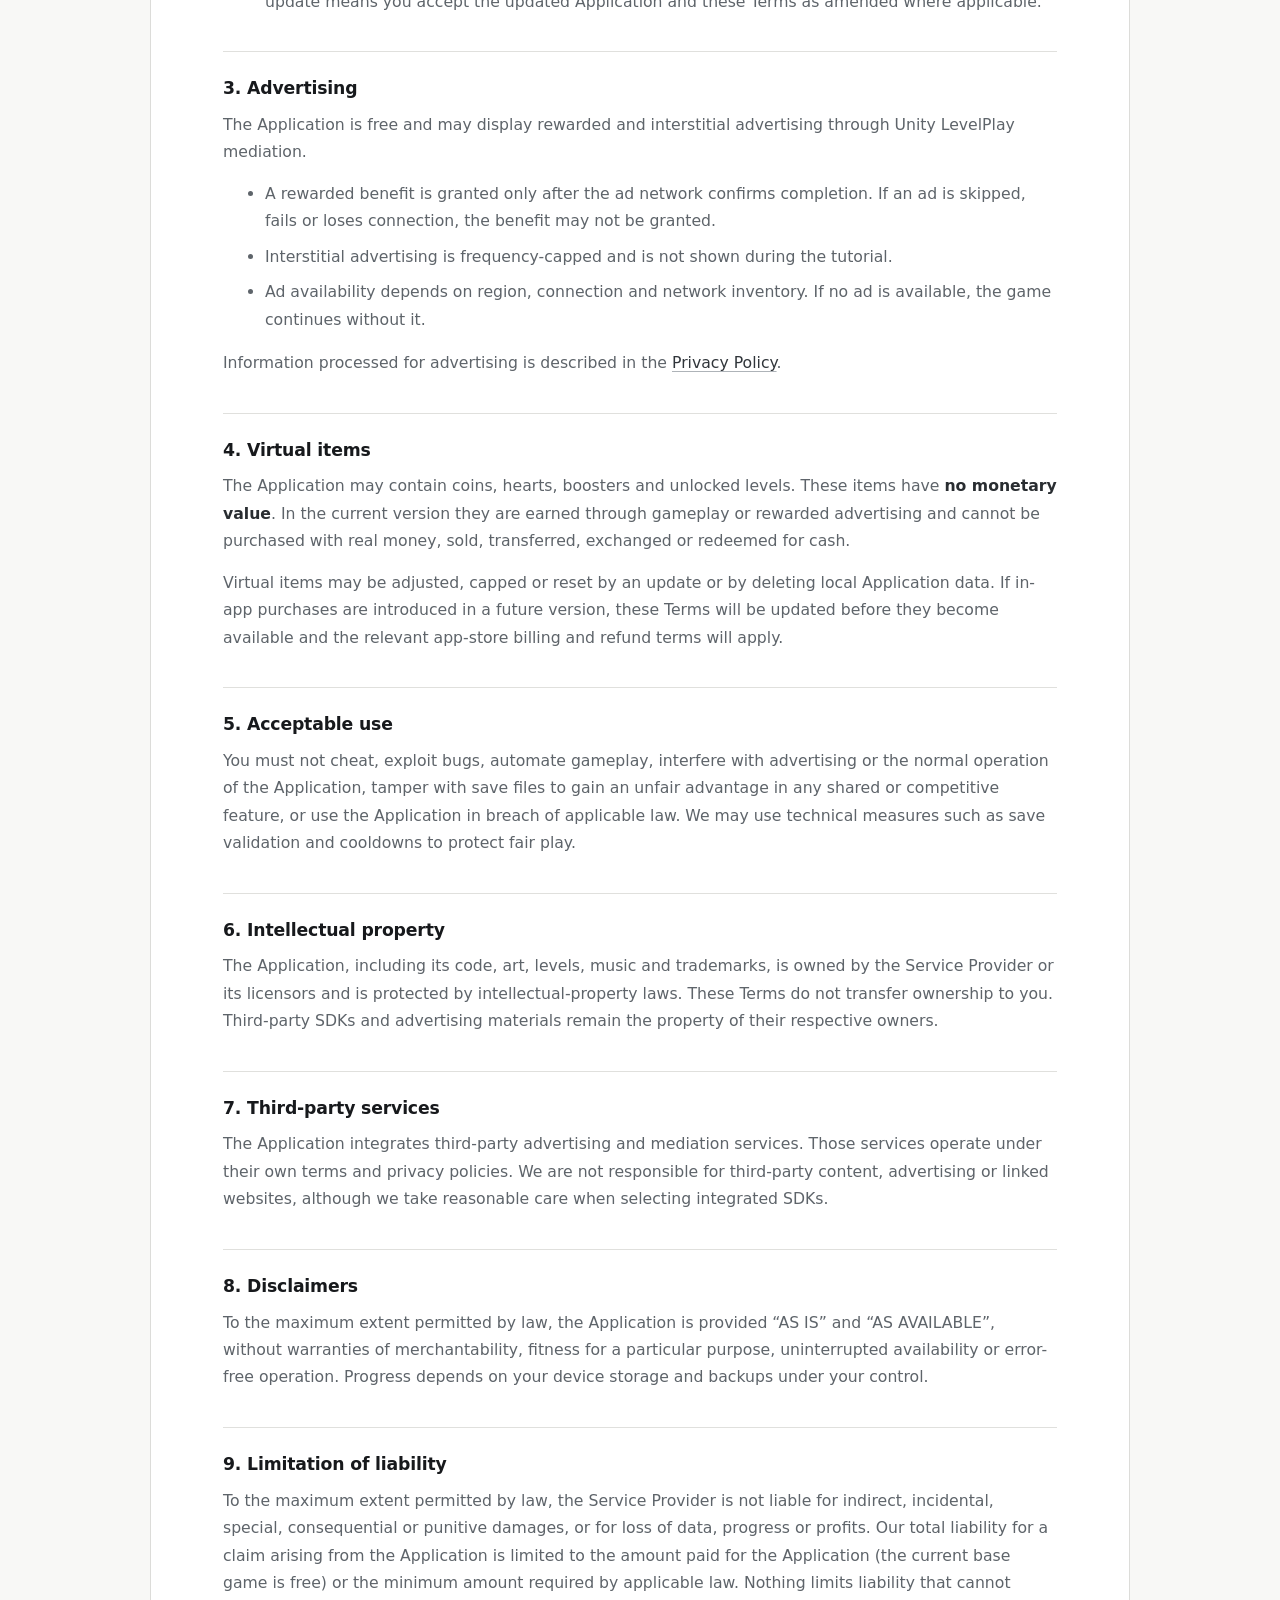
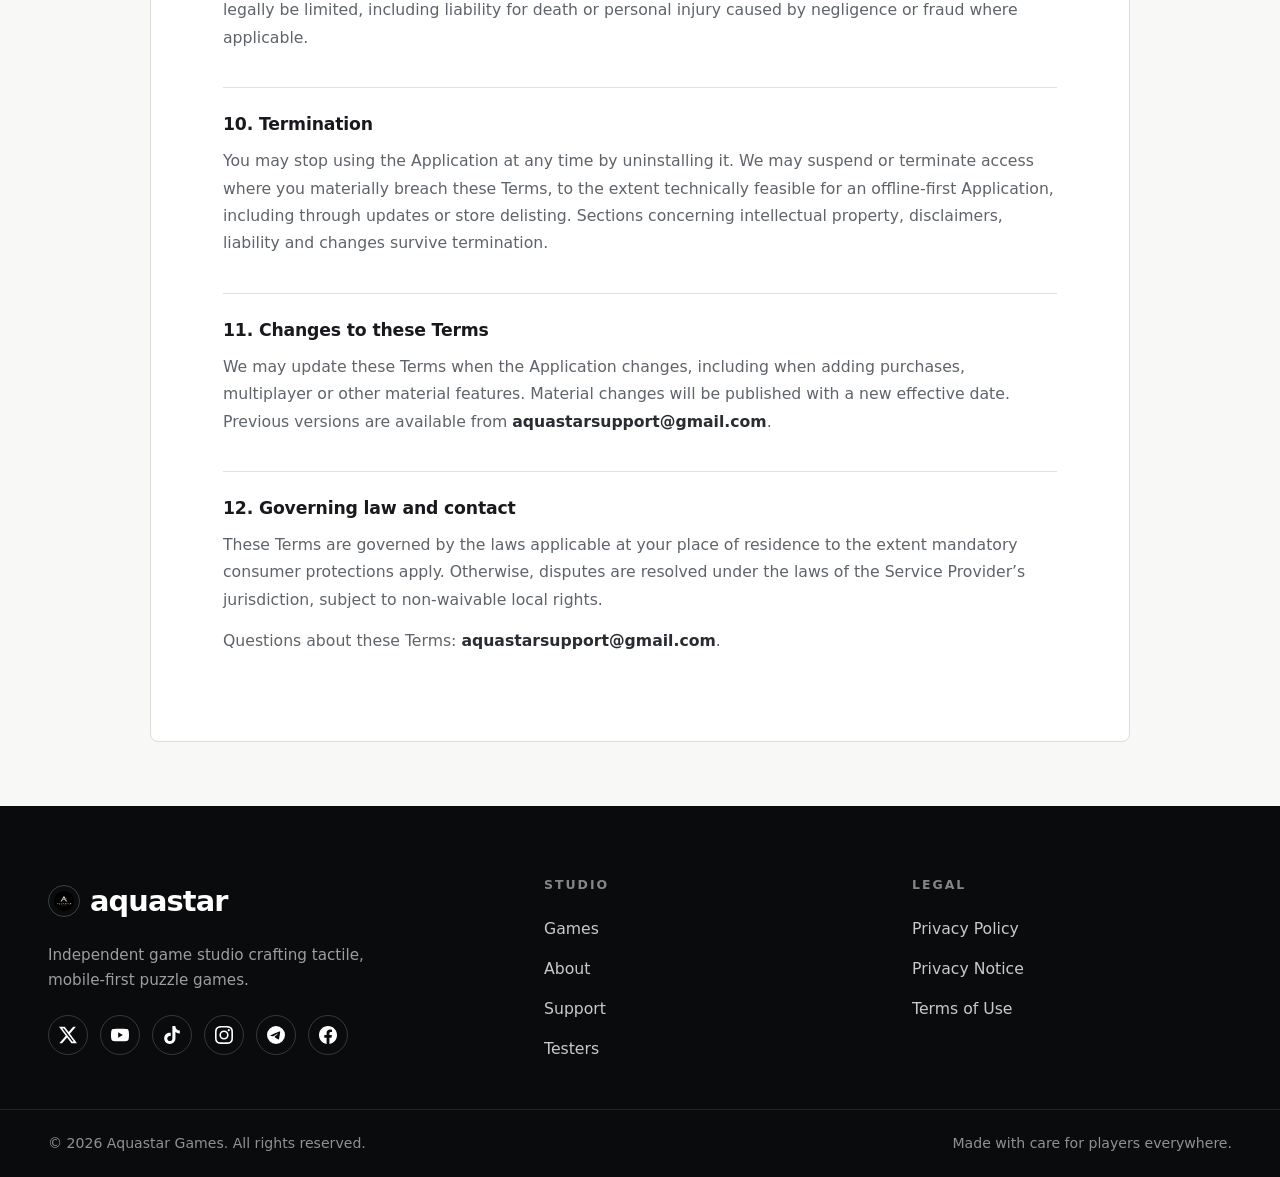
<file: terms.html>
<!DOCTYPE html>
<html lang="en">
<head>
<meta charset="UTF-8">
<meta name="viewport" content="width=device-width, initial-scale=1.0">
<title>Terms of Use — AQUASTAR Games</title>
<meta name="description" content="Terms of Service for Block: Build It Up by Aquastar Games.">
<link rel="stylesheet" href="styles.css?v=6">
<link rel="icon" href="IMG_1594.PNG">
</head>
<body data-page="terms">

<header class="header">
  <div class="header-wide">
    <a href="index.html" class="logo">
      <img class="logo-mark" src="IMG_1594.PNG" alt="">
      <span class="logo-name">aquastar</span>
    </a>
    <button class="burger" id="burger" aria-label="Toggle menu" aria-expanded="false"><span></span><span></span><span></span></button>
    <nav class="nav" id="nav">
      <a href="games.html" data-nav="games">Games</a>
      <a href="about.html" data-nav="about">About</a>
      <a href="support.html" data-nav="support">Support</a>
      <a href="testers.html" data-nav="testers">Testers</a>
    </nav>
  </div>
</header>

<main>
  <section class="pagehero">
    <div class="pagehero-bg"><img src="media-output/img-muo6prdi-0a1974c6.png" alt=""></div>
    <div class="pagehero-inner">
      <span class="eyebrow">Legal</span>
      <h1>Terms of Use</h1>
      <p class="lead">The terms that apply when you use Block: Build It Up.</p>
    </div>
  </section>

  <section class="section-sm">
    <div class="policy policy-document">
      <div class="policy-heading">
        <div>
          <span class="doc-kicker">Legal / Block: Build It Up</span>
          <h2>Terms for using the Application.</h2>
          <p class="updated">Effective date: September 18, 2026</p>
        </div>
        <div class="policy-meta"><span>Operator</span><b>Aquastar Games</b><span>Contact</span><b>aquastarsupport@gmail.com</b></div>
      </div>
      <p>These Terms govern your use of <b>Block: Build It Up</b>, operated by <b>Aquastar Games</b> (the “Service Provider”). By downloading, installing or using the Application, you accept these Terms. If you do not accept them, do not use the Application.</p>

      <div class="policy-summary">
        <div><b>Personal licence</b><span>Use is limited to personal, non-commercial entertainment.</span></div>
        <div><b>Offline-first</b><span>No player accounts or developer-run game servers.</span></div>
        <div><b>Free to play</b><span>The current version offers no in-app purchases.</span></div>
      </div>

      <h3>1. Licence to use the Application</h3>
      <p>We grant you a limited, non-exclusive, non-transferable and revocable licence to install and use the Application for personal, non-commercial entertainment on a device you own or control. Your use must comply with these Terms and the applicable app-store terms, including Google Play’s terms.</p>
      <p>Except where applicable law gives you a right that cannot be waived, you may not copy beyond ordinary installation or backup, modify, reverse-engineer, decompile, rent, lease, lend, sell, redistribute or create derivative works from the Application.</p>

      <h3>2. Application operation and updates</h3>
      <ul>
        <li>The Application is offline-first. Progress and settings are stored locally in the Application’s private storage.</li>
        <li>There are no player accounts and no developer-run servers. Clearing app data or uninstalling the Application deletes local progress, subject to backups controlled by your device.</li>
        <li>We may add, change or remove content and features through updates. Your continued use after an update means you accept the updated Application and these Terms as amended where applicable.</li>
      </ul>

      <h3>3. Advertising</h3>
      <p>The Application is free and may display rewarded and interstitial advertising through Unity LevelPlay mediation.</p>
      <ul>
        <li>A rewarded benefit is granted only after the ad network confirms completion. If an ad is skipped, fails or loses connection, the benefit may not be granted.</li>
        <li>Interstitial advertising is frequency-capped and is not shown during the tutorial.</li>
        <li>Ad availability depends on region, connection and network inventory. If no ad is available, the game continues without it.</li>
      </ul>
      <p>Information processed for advertising is described in the <a href="privacy.html">Privacy Policy</a>.</p>

      <h3>4. Virtual items</h3>
      <p>The Application may contain coins, hearts, boosters and unlocked levels. These items have <b>no monetary value</b>. In the current version they are earned through gameplay or rewarded advertising and cannot be purchased with real money, sold, transferred, exchanged or redeemed for cash.</p>
      <p>Virtual items may be adjusted, capped or reset by an update or by deleting local Application data. If in-app purchases are introduced in a future version, these Terms will be updated before they become available and the relevant app-store billing and refund terms will apply.</p>

      <h3>5. Acceptable use</h3>
      <p>You must not cheat, exploit bugs, automate gameplay, interfere with advertising or the normal operation of the Application, tamper with save files to gain an unfair advantage in any shared or competitive feature, or use the Application in breach of applicable law. We may use technical measures such as save validation and cooldowns to protect fair play.</p>

      <h3>6. Intellectual property</h3>
      <p>The Application, including its code, art, levels, music and trademarks, is owned by the Service Provider or its licensors and is protected by intellectual-property laws. These Terms do not transfer ownership to you. Third-party SDKs and advertising materials remain the property of their respective owners.</p>

      <h3>7. Third-party services</h3>
      <p>The Application integrates third-party advertising and mediation services. Those services operate under their own terms and privacy policies. We are not responsible for third-party content, advertising or linked websites, although we take reasonable care when selecting integrated SDKs.</p>

      <h3>8. Disclaimers</h3>
      <p>To the maximum extent permitted by law, the Application is provided “AS IS” and “AS AVAILABLE”, without warranties of merchantability, fitness for a particular purpose, uninterrupted availability or error-free operation. Progress depends on your device storage and backups under your control.</p>

      <h3>9. Limitation of liability</h3>
      <p>To the maximum extent permitted by law, the Service Provider is not liable for indirect, incidental, special, consequential or punitive damages, or for loss of data, progress or profits. Our total liability for a claim arising from the Application is limited to the amount paid for the Application (the current base game is free) or the minimum amount required by applicable law. Nothing limits liability that cannot legally be limited, including liability for death or personal injury caused by negligence or fraud where applicable.</p>

      <h3>10. Termination</h3>
      <p>You may stop using the Application at any time by uninstalling it. We may suspend or terminate access where you materially breach these Terms, to the extent technically feasible for an offline-first Application, including through updates or store delisting. Sections concerning intellectual property, disclaimers, liability and changes survive termination.</p>

      <h3>11. Changes to these Terms</h3>
      <p>We may update these Terms when the Application changes, including when adding purchases, multiplayer or other material features. Material changes will be published with a new effective date. Previous versions are available from <b>aquastarsupport@gmail.com</b>.</p>

      <h3>12. Governing law and contact</h3>
      <p>These Terms are governed by the laws applicable at your place of residence to the extent mandatory consumer protections apply. Otherwise, disputes are resolved under the laws of the Service Provider’s jurisdiction, subject to non-waivable local rights.</p>
      <p>Questions about these Terms: <b>aquastarsupport@gmail.com</b>.</p>
    </div>
  </section>
</main>

<footer class="footer">
  <div class="footer-wide">
    <div class="footer-brand">
      <div class="footer-logo"><img src="IMG_1594.PNG" alt=""><span>aquastar</span></div>
      <p>Independent game studio crafting tactile, mobile-first puzzle games.</p>
      <div class="footer-social">
        <a href="https://x.com/aquastarstudio" target="_blank" rel="noopener" aria-label="X"><svg viewBox="0 0 24 24"><path d="M18.9 1.15h3.68l-8.04 9.19L24 22.85h-7.41l-5.8-7.58-6.64 7.58H.47l8.6-9.83L0 1.15h7.59l5.24 6.93 6.07-6.93zm-1.29 19.5h2.04L6.49 3.24H4.3l13.31 17.41z"/></svg></a>
        <a href="https://youtube.com/@aquastarstudio" target="_blank" rel="noopener" aria-label="YouTube"><svg viewBox="0 0 24 24"><path d="M23.5 6.19a3.02 3.02 0 0 0-2.12-2.14C19.5 3.55 12 3.55 12 3.55s-7.5 0-9.38.5A3.02 3.02 0 0 0 .5 6.19C0 8.07 0 12 0 12s0 3.93.5 5.81a3.02 3.02 0 0 0 2.12 2.14c1.88.5 9.38.5 9.38.5s7.5 0 9.38-.5a3.02 3.02 0 0 0 2.12-2.14C24 15.93 24 12 24 12s0-3.93-.5-5.81zM9.55 15.57V8.43L15.82 12l-6.27 3.57z"/></svg></a>
        <a href="https://www.tiktok.com/@aquastarstudio" target="_blank" rel="noopener" aria-label="TikTok"><svg viewBox="0 0 24 24"><path d="M12.53.02C13.84 0 15.14.01 16.44 0c.08 1.53.63 3.09 1.75 4.17 1.12 1.11 2.7 1.62 4.24 1.79v4.03c-1.44-.05-2.89-.35-4.2-.97-.57-.26-1.1-.59-1.62-.93-.01 2.92.01 5.84-.02 8.75-.08 1.4-.54 2.79-1.35 3.94-1.31 1.92-3.58 3.17-5.91 3.21-1.43.08-2.86-.31-4.08-1.03-2.02-1.19-3.44-3.37-3.65-5.71-.02-.5-.03-1-.01-1.49.18-1.9 1.12-3.72 2.58-4.96 1.66-1.44 3.98-2.13 6.15-1.72.02 1.48-.04 2.96-.04 4.44-.99-.32-2.15-.23-3.02.37-.63.41-1.11 1.04-1.36 1.75-.21.51-.15 1.07-.14 1.61.24 1.64 1.82 3.02 3.5 2.87 1.12-.01 2.19-.66 2.77-1.61.19-.33.4-.67.41-1.06.1-1.79.06-3.57.07-5.36.01-4.03-.01-8.05.02-12.07z"/></svg></a>
        <a href="https://www.instagram.com/aquastarstudio" target="_blank" rel="noopener" aria-label="Instagram"><svg viewBox="0 0 24 24"><path d="M12 0C8.74 0 8.33.01 7.05.07 5.78.13 4.9.33 4.14.63c-.79.3-1.46.72-2.13 1.38A5.88 5.88 0 0 0 .63 4.14C.33 4.9.13 5.78.07 7.05.01 8.33 0 8.74 0 12s.01 3.67.07 4.95c.06 1.27.26 2.15.56 2.91.3.79.72 1.46 1.38 2.13.67.66 1.34 1.08 2.13 1.38.76.3 1.64.5 2.91.56C8.33 23.99 8.74 24 12 24s3.67-.01 4.95-.07c1.27-.06 2.15-.26 2.91-.56a5.88 5.88 0 0 0 2.13-1.38 5.88 5.88 0 0 0 1.38-2.13c.3-.76.5-1.64.56-2.91.06-1.28.07-1.69.07-4.95s-.01-3.67-.07-4.95c-.06-1.27-.26-2.15-.56-2.91a5.88 5.88 0 0 0-1.38-2.13A5.88 5.88 0 0 0 19.86.63C19.1.33 18.22.13 16.95.07 15.67.01 15.26 0 12 0zm0 2.16c3.2 0 3.58.01 4.85.07 1.17.05 1.8.25 2.23.41.56.22.96.48 1.38.9.42.42.68.82.9 1.38.16.42.36 1.06.41 2.23.06 1.27.07 1.65.07 4.85s-.01 3.58-.07 4.85c-.05 1.17-.25 1.8-.41 2.23a3.72 3.72 0 0 1-.9 1.38c-.42.42-.82.68-1.38.9-.42.16-1.06.36-2.23.41-1.27.06-1.65.07-4.85.07s-3.58-.01-4.85-.07c-1.17-.05-1.8-.25-2.23-.41a3.72 3.72 0 0 1-1.38-.9 3.72 3.72 0 0 1-.9-1.38c-.16-.42-.36-1.06-.41-2.23-.06-1.27-.07-1.65-.07-4.85s.01-3.58.07-4.85c.05-1.17.25-1.8.41-2.23.22-.56.48-.96.9-1.38.42-.42.82-.68 1.38-.9.42-.16 1.06-.36 2.23-.41 1.27-.06 1.65-.07 4.85-.07M12 5.84A6.16 6.16 0 1 0 18.16 12 6.16 6.16 0 0 0 12 5.84zm0 10.15A4 4 0 1 1 16 12a4 4 0 0 1-4 3.99zm7.85-10.4a1.44 1.44 0 1 1-2.88 0 1.44 1.44 0 0 1 2.88 0z"/></svg></a>
        <a href="https://t.me/aquastargames" target="_blank" rel="noopener" aria-label="Telegram"><svg viewBox="0 0 24 24"><path d="M11.944 0A12 12 0 0 0 0 12a12 12 0 0 0 12 12 12 12 0 0 0 12-12A12 12 0 0 0 12 0a12 12 0 0 0-.056 0zm4.962 7.224c.1-.002.321.023.465.14a.506.506 0 0 1 .171.325c.016.093.036.306.02.472-.18 1.898-.962 6.502-1.36 8.627-.168.9-.499 1.201-.82 1.23-.696.065-1.225-.46-1.9-.902-1.056-.693-1.653-1.124-2.678-1.8-1.185-.78-.417-1.21.258-1.91.177-.184 3.247-2.977 3.307-3.23.007-.032.014-.15-.056-.212s-.174-.041-.249-.024c-.106.024-1.793 1.14-5.061 3.345-.48.33-.913.49-1.302.48-.428-.008-1.252-.241-1.865-.44-.752-.245-1.349-.374-1.297-.789.027-.216.325-.437.893-.663 3.498-1.524 5.83-2.529 6.998-3.014 3.332-1.386 4.025-1.627 4.476-1.635z"/></svg></a>
        <a href="https://www.facebook.com/profile.php?id=61594178802154" target="_blank" rel="noopener" aria-label="Facebook"><svg viewBox="0 0 24 24"><path d="M24 12.07C24 5.4 18.63 0 12 0S0 5.4 0 12.07C0 18.1 4.39 23.09 10.13 24v-8.44H7.08v-3.49h3.04V9.41c0-3.02 1.8-4.7 4.54-4.7 1.31 0 2.68.24 2.68.24v2.97h-1.51c-1.49 0-1.95.93-1.95 1.89v2.26h3.32l-.53 3.49h-2.79V24C19.61 23.09 24 18.1 24 12.07z"/></svg></a>
      </div>
    </div>
    <div class="footer-col">
      <h4>Studio</h4>
      <a href="games.html">Games</a>
      <a href="about.html">About</a>
      <a href="support.html">Support</a>
      <a href="testers.html">Testers</a>
    </div>
    <div class="footer-col">
      <h4>Legal</h4>
      <a href="privacy.html">Privacy Policy</a>
      <a href="privacy-notice.html">Privacy Notice</a>
      <a href="terms.html">Terms of Use</a>
    </div>
  </div>
  <div class="footer-bottom">
    <span>© 2026 Aquastar Games. All rights reserved.</span>
    <span>Made with care for players everywhere.</span>
  </div>
</footer>

<script src="script.js"></script>
</body>
</html>
</file>
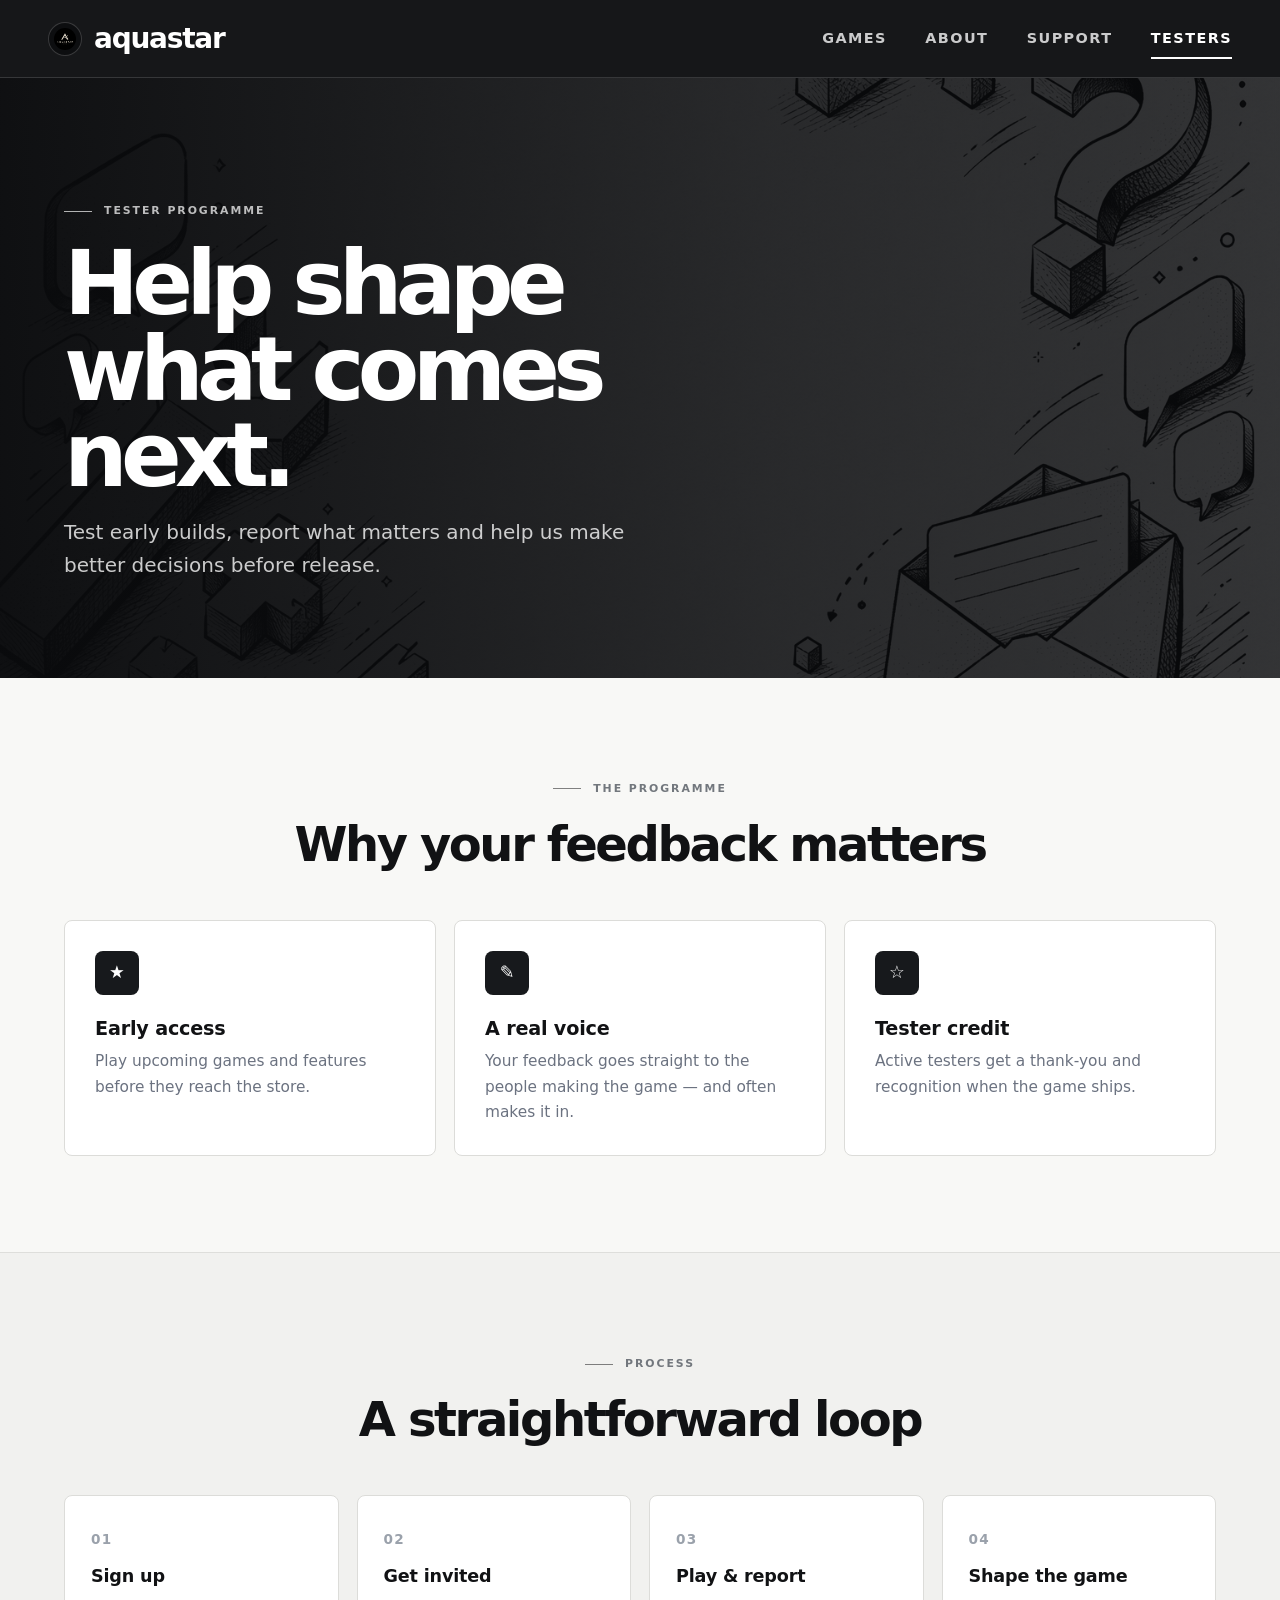
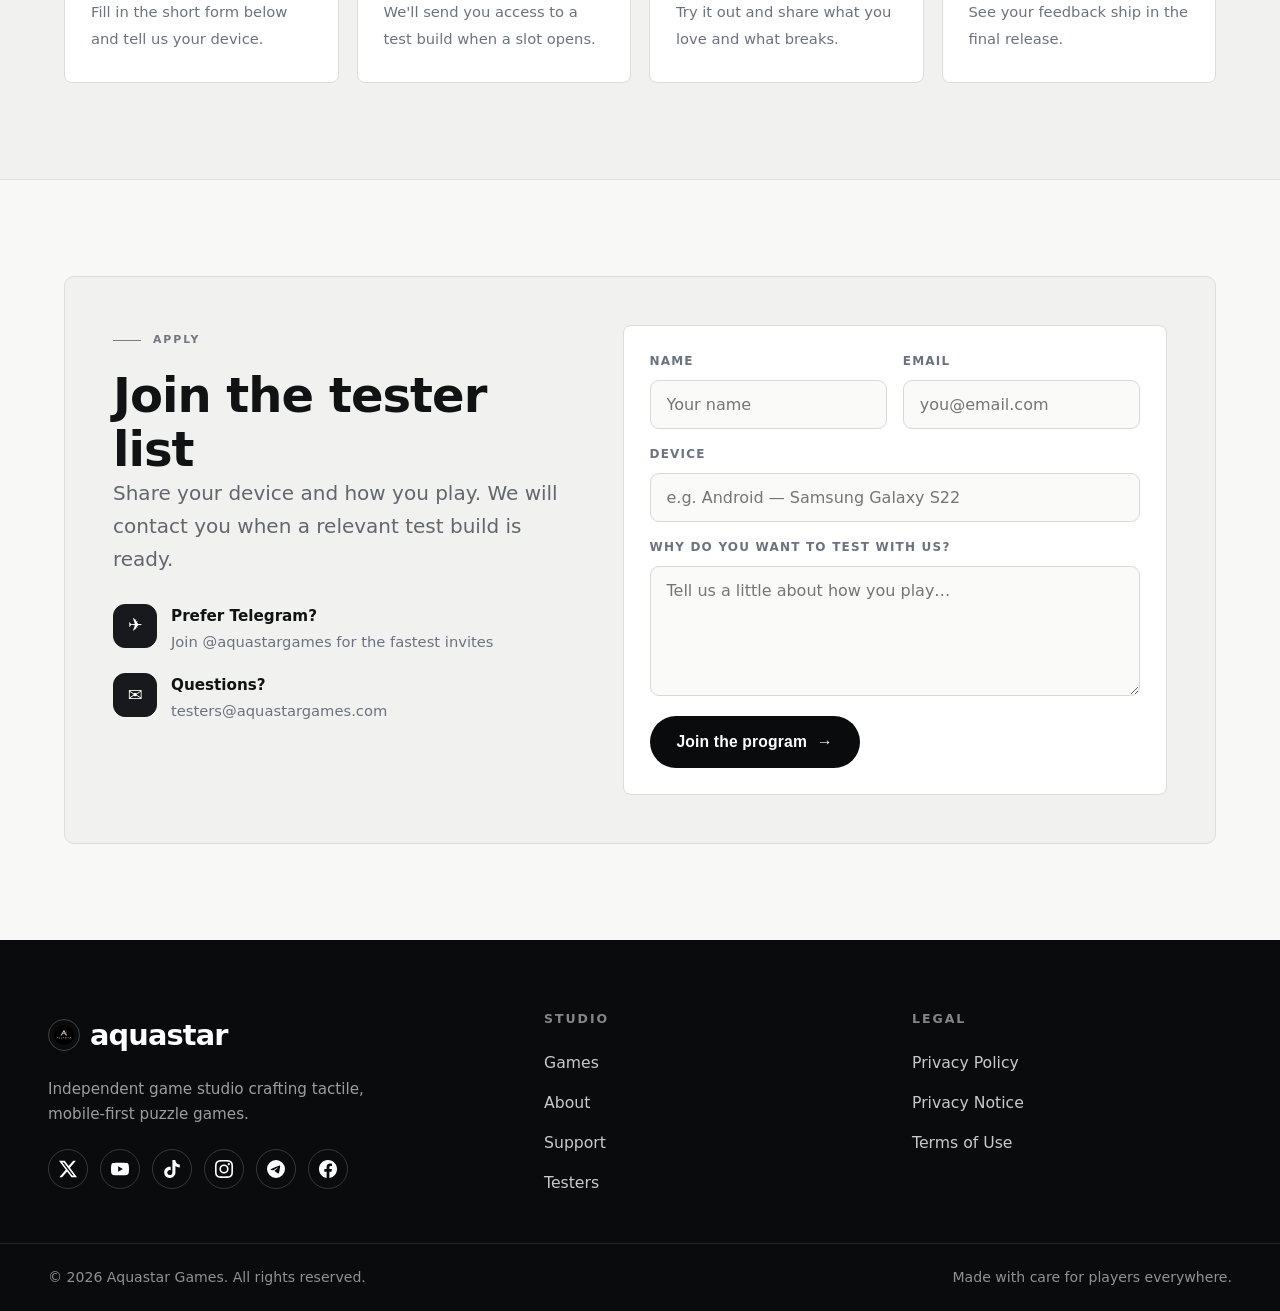
<file: testers.html>
<!DOCTYPE html>
<html lang="en">
<head>
<meta charset="UTF-8">
<meta name="viewport" content="width=device-width, initial-scale=1.0">
<title>Testers — AQUASTAR Games</title>
<meta name="description" content="Join the AQUASTAR tester program — get early access to upcoming games and help shape what we build.">
<link rel="stylesheet" href="styles.css?v=6">
<link rel="icon" href="IMG_1594.PNG">
</head>
<body data-page="testers">

<header class="header">
  <div class="header-wide">
    <a href="index.html" class="logo">
      <img class="logo-mark" src="IMG_1594.PNG" alt="">
      <span class="logo-name">aquastar</span>
    </a>
    <button class="burger" id="burger" aria-label="Toggle menu" aria-expanded="false"><span></span><span></span><span></span></button>
    <nav class="nav" id="nav">
      <a href="games.html" data-nav="games">Games</a>
      <a href="about.html" data-nav="about">About</a>
      <a href="support.html" data-nav="support">Support</a>
      <a href="testers.html" data-nav="testers">Testers</a>
    </nav>
  </div>
</header>

<main>
  <section class="pagehero">
    <div class="pagehero-bg"><img src="media-output/img-muo6pu65-4a928ce8.png" alt=""></div>
    <div class="pagehero-inner">
      <span class="eyebrow">Tester programme</span>
      <h1>Help shape<br>what comes next.</h1>
      <p class="lead">Test early builds, report what matters and help us make better decisions before release.</p>
    </div>
  </section>

  <!-- PERKS -->
  <section class="section">
    <div class="wrap">
      <div class="title-block center reveal">
        <span class="eyebrow">The programme</span>
        <h2>Why your feedback matters</h2>
      </div>
      <div class="grid-3">
        <div class="vcard reveal">
          <div class="vcard-ico">★</div>
          <h3>Early access</h3>
          <p>Play upcoming games and features before they reach the store.</p>
        </div>
        <div class="vcard reveal d1">
          <div class="vcard-ico">✎</div>
          <h3>A real voice</h3>
          <p>Your feedback goes straight to the people making the game — and often makes it in.</p>
        </div>
        <div class="vcard reveal d2">
          <div class="vcard-ico">☆</div>
          <h3>Tester credit</h3>
          <p>Active testers get a thank-you and recognition when the game ships.</p>
        </div>
      </div>
    </div>
  </section>

  <!-- HOW IT WORKS -->
  <section class="section section-cream">
    <div class="wrap">
      <div class="title-block center reveal">
        <span class="eyebrow">Process</span>
        <h2>A straightforward loop</h2>
      </div>
      <div class="timeline">
        <div class="tl-item reveal"><b>Sign up</b><span>Fill in the short form below and tell us your device.</span></div>
        <div class="tl-item reveal d1"><b>Get invited</b><span>We'll send you access to a test build when a slot opens.</span></div>
        <div class="tl-item reveal d2"><b>Play &amp; report</b><span>Try it out and share what you love and what breaks.</span></div>
        <div class="tl-item reveal d3"><b>Shape the game</b><span>See your feedback ship in the final release.</span></div>
      </div>
    </div>
  </section>

  <!-- SIGN UP -->
  <section class="section">
    <div class="wrap">
      <div class="contact-grid">
        <div class="reveal">
          <span class="eyebrow">Apply</span>
          <h2>Join the tester list</h2>
          <p class="lead">Share your device and how you play. We will contact you when a relevant test build is ready.</p>
          <div class="contact-lines">
            <div class="contact-line">
              <span class="ci">✈</span>
              <div><b>Prefer Telegram?</b><span>Join @aquastargames for the fastest invites</span></div>
            </div>
            <div class="contact-line">
              <span class="ci">✉</span>
              <div><b>Questions?</b><span>testers@aquastargames.com</span></div>
            </div>
          </div>
        </div>
        <form class="form" id="contactForm" novalidate>
          <div class="form-row">
            <label>Name<input type="text" name="name" placeholder="Your name" required></label>
            <label>Email<input type="email" name="email" placeholder="you@email.com" required></label>
          </div>
          <label>Device<input type="text" name="device" placeholder="e.g. Android — Samsung Galaxy S22"></label>
          <label>Why do you want to test with us?<textarea name="message" placeholder="Tell us a little about how you play…"></textarea></label>
          <div class="form-ok" id="formOk">You're on the list! We'll reach out when a test slot opens.</div>
          <button class="btn btn-dark btn-arrow" type="submit">Join the program</button>
        </form>
      </div>
    </div>
  </section>
</main>

<footer class="footer">
  <div class="footer-wide">
    <div class="footer-brand">
      <div class="footer-logo"><img src="IMG_1594.PNG" alt=""><span>aquastar</span></div>
      <p>Independent game studio crafting tactile, mobile-first puzzle games.</p>
      <div class="footer-social">
        <a href="https://x.com/aquastarstudio" target="_blank" rel="noopener" aria-label="X"><svg viewBox="0 0 24 24"><path d="M18.9 1.15h3.68l-8.04 9.19L24 22.85h-7.41l-5.8-7.58-6.64 7.58H.47l8.6-9.83L0 1.15h7.59l5.24 6.93 6.07-6.93zm-1.29 19.5h2.04L6.49 3.24H4.3l13.31 17.41z"/></svg></a>
        <a href="https://youtube.com/@aquastarstudio" target="_blank" rel="noopener" aria-label="YouTube"><svg viewBox="0 0 24 24"><path d="M23.5 6.19a3.02 3.02 0 0 0-2.12-2.14C19.5 3.55 12 3.55 12 3.55s-7.5 0-9.38.5A3.02 3.02 0 0 0 .5 6.19C0 8.07 0 12 0 12s0 3.93.5 5.81a3.02 3.02 0 0 0 2.12 2.14c1.88.5 9.38.5 9.38.5s7.5 0 9.38-.5a3.02 3.02 0 0 0 2.12-2.14C24 15.93 24 12 24 12s0-3.93-.5-5.81zM9.55 15.57V8.43L15.82 12l-6.27 3.57z"/></svg></a>
        <a href="https://www.tiktok.com/@aquastarstudio" target="_blank" rel="noopener" aria-label="TikTok"><svg viewBox="0 0 24 24"><path d="M12.53.02C13.84 0 15.14.01 16.44 0c.08 1.53.63 3.09 1.75 4.17 1.12 1.11 2.7 1.62 4.24 1.79v4.03c-1.44-.05-2.89-.35-4.2-.97-.57-.26-1.1-.59-1.62-.93-.01 2.92.01 5.84-.02 8.75-.08 1.4-.54 2.79-1.35 3.94-1.31 1.92-3.58 3.17-5.91 3.21-1.43.08-2.86-.31-4.08-1.03-2.02-1.19-3.44-3.37-3.65-5.71-.02-.5-.03-1-.01-1.49.18-1.9 1.12-3.72 2.58-4.96 1.66-1.44 3.98-2.13 6.15-1.72.02 1.48-.04 2.96-.04 4.44-.99-.32-2.15-.23-3.02.37-.63.41-1.11 1.04-1.36 1.75-.21.51-.15 1.07-.14 1.61.24 1.64 1.82 3.02 3.5 2.87 1.12-.01 2.19-.66 2.77-1.61.19-.33.4-.67.41-1.06.1-1.79.06-3.57.07-5.36.01-4.03-.01-8.05.02-12.07z"/></svg></a>
        <a href="https://www.instagram.com/aquastarstudio" target="_blank" rel="noopener" aria-label="Instagram"><svg viewBox="0 0 24 24"><path d="M12 0C8.74 0 8.33.01 7.05.07 5.78.13 4.9.33 4.14.63c-.79.3-1.46.72-2.13 1.38A5.88 5.88 0 0 0 .63 4.14C.33 4.9.13 5.78.07 7.05.01 8.33 0 8.74 0 12s.01 3.67.07 4.95c.06 1.27.26 2.15.56 2.91.3.79.72 1.46 1.38 2.13.67.66 1.34 1.08 2.13 1.38.76.3 1.64.5 2.91.56C8.33 23.99 8.74 24 12 24s3.67-.01 4.95-.07c1.27-.06 2.15-.26 2.91-.56a5.88 5.88 0 0 0 2.13-1.38 5.88 5.88 0 0 0 1.38-2.13c.3-.76.5-1.64.56-2.91.06-1.28.07-1.69.07-4.95s-.01-3.67-.07-4.95c-.06-1.27-.26-2.15-.56-2.91a5.88 5.88 0 0 0-1.38-2.13A5.88 5.88 0 0 0 19.86.63C19.1.33 18.22.13 16.95.07 15.67.01 15.26 0 12 0zm0 2.16c3.2 0 3.58.01 4.85.07 1.17.05 1.8.25 2.23.41.56.22.96.48 1.38.9.42.42.68.82.9 1.38.16.42.36 1.06.41 2.23.06 1.27.07 1.65.07 4.85s-.01 3.58-.07 4.85c-.05 1.17-.25 1.8-.41 2.23a3.72 3.72 0 0 1-.9 1.38c-.42.42-.82.68-1.38.9-.42.16-1.06.36-2.23.41-1.27.06-1.65.07-4.85.07s-3.58-.01-4.85-.07c-1.17-.05-1.8-.25-2.23-.41a3.72 3.72 0 0 1-1.38-.9 3.72 3.72 0 0 1-.9-1.38c-.16-.42-.36-1.06-.41-2.23-.06-1.27-.07-1.65-.07-4.85s.01-3.58.07-4.85c.05-1.17.25-1.8.41-2.23.22-.56.48-.96.9-1.38.42-.42.82-.68 1.38-.9.42-.16 1.06-.36 2.23-.41 1.27-.06 1.65-.07 4.85-.07M12 5.84A6.16 6.16 0 1 0 18.16 12 6.16 6.16 0 0 0 12 5.84zm0 10.15A4 4 0 1 1 16 12a4 4 0 0 1-4 3.99zm7.85-10.4a1.44 1.44 0 1 1-2.88 0 1.44 1.44 0 0 1 2.88 0z"/></svg></a>
        <a href="https://t.me/aquastargames" target="_blank" rel="noopener" aria-label="Telegram"><svg viewBox="0 0 24 24"><path d="M11.944 0A12 12 0 0 0 0 12a12 12 0 0 0 12 12 12 12 0 0 0 12-12A12 12 0 0 0 12 0a12 12 0 0 0-.056 0zm4.962 7.224c.1-.002.321.023.465.14a.506.506 0 0 1 .171.325c.016.093.036.306.02.472-.18 1.898-.962 6.502-1.36 8.627-.168.9-.499 1.201-.82 1.23-.696.065-1.225-.46-1.9-.902-1.056-.693-1.653-1.124-2.678-1.8-1.185-.78-.417-1.21.258-1.91.177-.184 3.247-2.977 3.307-3.23.007-.032.014-.15-.056-.212s-.174-.041-.249-.024c-.106.024-1.793 1.14-5.061 3.345-.48.33-.913.49-1.302.48-.428-.008-1.252-.241-1.865-.44-.752-.245-1.349-.374-1.297-.789.027-.216.325-.437.893-.663 3.498-1.524 5.83-2.529 6.998-3.014 3.332-1.386 4.025-1.627 4.476-1.635z"/></svg></a>
        <a href="https://www.facebook.com/profile.php?id=61594178802154" target="_blank" rel="noopener" aria-label="Facebook"><svg viewBox="0 0 24 24"><path d="M24 12.07C24 5.4 18.63 0 12 0S0 5.4 0 12.07C0 18.1 4.39 23.09 10.13 24v-8.44H7.08v-3.49h3.04V9.41c0-3.02 1.8-4.7 4.54-4.7 1.31 0 2.68.24 2.68.24v2.97h-1.51c-1.49 0-1.95.93-1.95 1.89v2.26h3.32l-.53 3.49h-2.79V24C19.61 23.09 24 18.1 24 12.07z"/></svg></a>
      </div>
    </div>
    <div class="footer-col">
      <h4>Studio</h4>
      <a href="games.html">Games</a>
      <a href="about.html">About</a>
      <a href="support.html">Support</a>
      <a href="testers.html">Testers</a>
    </div>
    <div class="footer-col">
      <h4>Legal</h4>
      <a href="privacy.html">Privacy Policy</a>
      <a href="privacy-notice.html">Privacy Notice</a>
      <a href="terms.html">Terms of Use</a>
    </div>
  </div>
  <div class="footer-bottom">
    <span>© 2026 Aquastar Games. All rights reserved.</span>
    <span>Made with care for players everywhere.</span>
  </div>
</footer>

<script src="script.js"></script>
</body>
</html>
</file>
<file: styles.css>
/* ==========================================================================
   AQUASTAR GAMES — design system
   Monochrome premium: ink black, warm cream, generous space, sharp type.
   ========================================================================== */

:root{
  --bg:#ffffff;
  --cream:#f4f1ea;
  --cream-2:#efeae0;
  --ink:#0a0b0d;
  --ink-soft:#1a1c20;
  --muted:#6b7280;
  --muted-2:#9aa1ab;
  --line:#e7e4dc;
  --line-2:#ececec;
  --accent:#0a0b0d;
  --r:18px;
  --r-lg:24px;
  --shadow:0 18px 50px rgba(10,11,13,.10);
  --shadow-sm:0 8px 24px rgba(10,11,13,.08);
  --ease:cubic-bezier(.22,.61,.36,1);
  --font:'Outfit',system-ui,-apple-system,Segoe UI,sans-serif;
  --wrap:1200px;
}

*{margin:0;padding:0;box-sizing:border-box}
html{scroll-behavior:smooth;-webkit-text-size-adjust:100%}
body{
  font-family:var(--font);
  font-weight:400;
  background:var(--bg);
  color:var(--ink);
  line-height:1.65;
  min-height:100vh;
  display:flex;
  flex-direction:column;
  -webkit-font-smoothing:antialiased;
  text-rendering:optimizeLegibility;
}
main{flex:1}
a{color:inherit;text-decoration:none}
img{max-width:100%;display:block}
::selection{background:var(--ink);color:#fff}

/* ---------- layout helpers ---------- */
.wrap{max-width:var(--wrap);margin:0 auto;padding:0 24px}
.section{padding:96px 0}
.section-sm{padding:64px 0}
.section-cream{background:var(--cream);border-top:1px solid var(--line);border-bottom:1px solid var(--line)}
.section-ink{background:var(--ink);color:#fff}
.center{text-align:center}
.mx-auto{margin-left:auto;margin-right:auto}

/* ---------- typography ---------- */
h1,h2,h3,h4{font-weight:800;line-height:1.08;letter-spacing:-.02em}
h1{font-size:clamp(2.4rem,6vw,4.6rem)}
h2{font-size:clamp(1.9rem,4vw,3rem);line-height:1.12}
h3{font-size:1.3rem;letter-spacing:-.01em}
h4{font-size:1.05rem}
p{font-weight:400}
.eyebrow{
  display:inline-block;font-size:.72rem;font-weight:700;letter-spacing:.28em;
  text-transform:uppercase;color:var(--muted);margin-bottom:20px;
}
.eyebrow::before{content:"";display:inline-block;width:28px;height:1px;background:var(--ink);vertical-align:middle;margin-right:12px;opacity:.5}
.section-ink .eyebrow,.section-ink .eyebrow::before{color:#fff;background:#fff}
.lead{font-size:clamp(1.05rem,1.6vw,1.25rem);color:var(--muted);max-width:60ch;font-weight:400}
.section-ink .lead{color:rgba(255,255,255,.72)}
.title-block{max-width:760px;margin:0 auto 56px}
.title-block.left{margin-left:0}

/* ---------- header ---------- */
.header{position:sticky;top:0;z-index:100;background:rgba(10,11,13,.92);backdrop-filter:blur(12px);border-bottom:1px solid rgba(255,255,255,.08)}
.header-wide{max-width:1440px;margin:0 auto;padding:0 clamp(20px,4vw,48px);height:74px;display:flex;align-items:center;justify-content:space-between;gap:16px}
.logo{display:flex;align-items:center;gap:10px}
.logo-mark{width:30px;height:30px;flex:none}
.logo-name{font-weight:800;text-transform:lowercase;letter-spacing:-.03em;font-size:1.9rem;line-height:1;color:#fff}
.nav{display:flex;gap:clamp(24px,3vw,44px);align-items:center}
.nav a{position:relative;font-weight:600;font-size:.98rem;letter-spacing:.01em;color:rgba(255,255,255,.78);padding:6px 0;transition:color .25s var(--ease)}
.nav a::after{content:"";position:absolute;left:0;bottom:-2px;width:0;height:2px;background:#fff;transition:width .3s var(--ease)}
.nav a:hover,.nav a.active{color:#fff}
.nav a.active::after,.nav a:hover::after{width:100%}
.burger{display:none;flex-direction:column;justify-content:center;gap:5px;background:none;border:none;padding:8px;cursor:pointer;z-index:110}
.burger span{width:24px;height:2px;background:#fff;display:block;border-radius:2px;transition:transform .4s var(--ease),opacity .25s ease}
.burger.open span:nth-child(1){transform:translateY(7px) rotate(45deg)}
.burger.open span:nth-child(2){opacity:0}
.burger.open span:nth-child(3){transform:translateY(-7px) rotate(-45deg)}

/* ---------- buttons ---------- */
.btn{display:inline-flex;align-items:center;justify-content:center;gap:10px;padding:15px 30px;border-radius:100px;font-weight:600;font-size:.98rem;border:1.5px solid transparent;cursor:pointer;transition:transform .25s var(--ease),box-shadow .25s var(--ease),background .25s,color .25s,border-color .25s;white-space:nowrap}
.btn-dark{background:var(--ink);color:#fff}
.btn-dark:hover{transform:translateY(-3px);box-shadow:0 16px 34px rgba(10,11,13,.28)}
.btn-light{background:#fff;color:var(--ink);border-color:var(--ink)}
.btn-light:hover{background:var(--ink);color:#fff;transform:translateY(-3px)}
.btn-ghost{background:transparent;color:#fff;border-color:rgba(255,255,255,.4)}
.btn-ghost:hover{border-color:#fff;background:#fff;color:var(--ink);transform:translateY(-3px)}
.btn-arrow::after{content:"→";transition:transform .25s var(--ease)}
.btn-arrow:hover::after{transform:translateX(4px)}
.gplay-img{display:inline-block;transition:transform .25s var(--ease)}
.gplay-img:hover{transform:translateY(-3px)}
.gplay-img img{height:58px;width:auto}

/* ---------- hero ---------- */
.hero{position:relative;min-height:88vh;display:flex;align-items:center;overflow:hidden;background:var(--ink);color:#fff}
.hero-bg{position:absolute;inset:0;z-index:0}
.hero-bg img{width:100%;height:100%;object-fit:cover;opacity:.5}
.hero-bg::after{content:"";position:absolute;inset:0;background:linear-gradient(90deg,rgba(10,11,13,.92) 0%,rgba(10,11,13,.7) 45%,rgba(10,11,13,.35) 100%)}
.hero-inner{position:relative;z-index:2;max-width:var(--wrap);margin:0 auto;padding:96px 24px;width:100%}
.hero h1{max-width:16ch;margin-bottom:24px}
.hero .lead{color:rgba(255,255,255,.8);margin-bottom:36px}
.hero-btns{display:flex;gap:14px;flex-wrap:wrap;align-items:center}
.hero-scroll{position:absolute;left:50%;bottom:28px;transform:translateX(-50%);z-index:2;color:rgba(255,255,255,.6);font-size:.72rem;letter-spacing:.2em;text-transform:uppercase;display:flex;flex-direction:column;align-items:center;gap:8px}
.hero-scroll span{width:1px;height:34px;background:rgba(255,255,255,.4);animation:scrolldot 1.8s var(--ease) infinite}
@keyframes scrolldot{0%{transform:scaleY(0);transform-origin:top}45%{transform:scaleY(1);transform-origin:top}55%{transform:scaleY(1);transform-origin:bottom}100%{transform:scaleY(0);transform-origin:bottom}}

/* ---------- stats strip ---------- */
.stats{display:grid;grid-template-columns:repeat(4,1fr);gap:24px}
.stat b{display:block;font-weight:800;font-size:clamp(2rem,4vw,3rem);letter-spacing:-.03em;line-height:1}
.stat span{color:var(--muted);font-size:.9rem;margin-top:8px;display:block}
.section-ink .stat span{color:rgba(255,255,255,.6)}

/* ---------- featured game (split) ---------- */
.feature{display:grid;grid-template-columns:1.05fr .95fr;gap:clamp(32px,5vw,72px);align-items:center}
.feature.reverse{direction:rtl}
.feature.reverse>*{direction:ltr}
.feature-media{position:relative;border-radius:var(--r-lg);overflow:hidden;aspect-ratio:4/3;background:var(--cream);box-shadow:var(--shadow)}
.feature-media img{width:100%;height:100%;object-fit:cover;transition:transform .6s var(--ease)}
.feature-media:hover img{transform:scale(1.04)}
.feature .tags{display:flex;gap:8px;flex-wrap:wrap;margin-bottom:20px}
.tag{font-size:.72rem;font-weight:600;letter-spacing:.06em;text-transform:uppercase;background:var(--cream);color:var(--ink);padding:7px 14px;border-radius:100px;border:1px solid var(--line)}
.section-ink .tag{background:rgba(255,255,255,.08);color:#fff;border-color:rgba(255,255,255,.16)}
.feature h2{margin-bottom:18px}
.feature p{color:var(--muted);margin-bottom:20px;max-width:52ch}
.section-ink .feature p{color:rgba(255,255,255,.72)}
.feature-meta{display:flex;gap:32px;flex-wrap:wrap;margin:24px 0 30px}
.feature-meta div b{display:block;font-size:.72rem;text-transform:uppercase;letter-spacing:.12em;color:var(--muted-2);margin-bottom:4px;font-weight:600}
.feature-meta div span{font-weight:700;font-size:1.02rem}

/* ---------- nav cards ---------- */
.cards-3{display:grid;grid-template-columns:repeat(3,1fr);gap:20px}
.navcard{position:relative;display:block;border-radius:var(--r-lg);overflow:hidden;min-height:340px;background:var(--ink);isolation:isolate}
.navcard img{position:absolute;inset:0;width:100%;height:100%;object-fit:cover;opacity:.72;transition:transform .6s var(--ease),opacity .4s}
.navcard::after{content:"";position:absolute;inset:0;background:linear-gradient(180deg,rgba(10,11,13,.1) 0%,rgba(10,11,13,.82) 100%);z-index:1}
.navcard:hover img{transform:scale(1.06);opacity:.85}
.navcard-body{position:absolute;left:0;right:0;bottom:0;z-index:2;padding:28px;color:#fff}
.navcard-body h3{margin-bottom:6px;font-weight:800}
.navcard-body p{font-size:.9rem;color:rgba(255,255,255,.75)}
.navcard-arrow{position:absolute;top:22px;right:22px;z-index:2;width:42px;height:42px;border-radius:50%;border:1.5px solid rgba(255,255,255,.5);display:flex;align-items:center;justify-content:center;color:#fff;font-size:1.1rem;transition:.3s var(--ease)}
.navcard:hover .navcard-arrow{background:#fff;color:var(--ink);border-color:#fff;transform:rotate(-45deg)}

/* ---------- value cards ---------- */
.grid-3{display:grid;grid-template-columns:repeat(3,1fr);gap:20px}
.grid-2{display:grid;grid-template-columns:repeat(2,1fr);gap:20px}
.vcard{background:#fff;border:1px solid var(--line);border-radius:var(--r);padding:34px 30px;transition:transform .3s var(--ease),box-shadow .3s var(--ease),border-color .3s}
.vcard:hover{transform:translateY(-6px);box-shadow:var(--shadow);border-color:var(--ink)}
.section-cream .vcard{background:#fff}
.vcard-ico{width:52px;height:52px;border-radius:14px;background:var(--ink);color:#fff;display:flex;align-items:center;justify-content:center;font-size:1.4rem;margin-bottom:22px}
.vcard h3{margin-bottom:10px}
.vcard p{color:var(--muted);font-size:.96rem}

/* ---------- timeline / roadmap ---------- */
.timeline{display:grid;grid-template-columns:repeat(4,1fr);gap:18px;counter-reset:step}
.tl-item{position:relative;background:#fff;border:1px solid var(--line);border-radius:var(--r);padding:28px 24px}
.tl-item::before{counter-increment:step;content:"0" counter(step);font-weight:800;font-size:.85rem;letter-spacing:.1em;color:var(--muted-2)}
.tl-item b{display:block;font-weight:800;font-size:1.1rem;margin:10px 0 8px;letter-spacing:-.01em}
.tl-item span{color:var(--muted);font-size:.92rem}
.tl-item.done{background:var(--ink);color:#fff}
.tl-item.done::before,.tl-item.done span{color:rgba(255,255,255,.6)}

/* ---------- FAQ accordion ---------- */
.faq{max-width:820px;margin:0 auto;display:flex;flex-direction:column;gap:12px}
.faq-item{border:1px solid var(--line);border-radius:var(--r);background:#fff;overflow:hidden;transition:border-color .3s}
.faq-item.open{border-color:var(--ink)}
.faq-q{width:100%;display:flex;justify-content:space-between;align-items:center;gap:16px;padding:22px 26px;background:none;border:none;font-family:var(--font);font-weight:700;font-size:1.05rem;color:var(--ink);cursor:pointer;text-align:left}
.faq-q .ico{flex:none;width:26px;height:26px;position:relative;transition:transform .35s var(--ease)}
.faq-q .ico::before,.faq-q .ico::after{content:"";position:absolute;background:var(--ink);border-radius:2px;top:50%;left:50%;transform:translate(-50%,-50%)}
.faq-q .ico::before{width:14px;height:2px}
.faq-q .ico::after{width:2px;height:14px;transition:transform .35s var(--ease)}
.faq-item.open .faq-q .ico::after{transform:translate(-50%,-50%) scaleY(0)}
.faq-a{max-height:0;overflow:hidden;transition:max-height .4s var(--ease)}
.faq-a p{padding:0 26px 24px;color:var(--muted);margin:0}

/* ---------- contact form ---------- */
.contact-grid{display:grid;grid-template-columns:.9fr 1.1fr;gap:clamp(32px,5vw,64px);align-items:start}
.contact-lines{display:flex;flex-direction:column;gap:18px;margin-top:28px}
.contact-line{display:flex;gap:14px;align-items:flex-start}
.contact-line .ci{flex:none;width:44px;height:44px;border-radius:12px;background:var(--cream);border:1px solid var(--line);display:flex;align-items:center;justify-content:center;font-size:1.1rem}
.contact-line b{display:block;font-weight:700;font-size:.95rem}
.contact-line span{color:var(--muted);font-size:.92rem}
.form{display:flex;flex-direction:column;gap:16px}
.form-row{display:grid;grid-template-columns:1fr 1fr;gap:16px}
.form label{display:flex;flex-direction:column;gap:8px;font-size:.75rem;font-weight:600;text-transform:uppercase;letter-spacing:.1em;color:var(--muted)}
.form input,.form textarea{border:1.5px solid var(--line);border-radius:12px;padding:14px 16px;font-family:var(--font);font-size:1rem;font-weight:400;color:var(--ink);background:#fff;width:100%;transition:border-color .25s}
.form input:focus,.form textarea:focus{outline:none;border-color:var(--ink)}
.form textarea{resize:vertical;min-height:130px}
.form .btn{align-self:flex-start;margin-top:4px}
.form-ok{display:none;background:#eef8f1;border:1px solid #bfe6cd;color:#1a7a45;padding:14px 16px;border-radius:12px;font-size:.95rem}
.form-ok.show{display:block}

/* ---------- CTA band ---------- */
.cta{position:relative;border-radius:var(--r-lg);padding:clamp(40px,6vw,72px);text-align:center;background:var(--ink);color:#fff;overflow:hidden}
.cta h2{margin-bottom:16px}
.cta p{color:rgba(255,255,255,.72);max-width:52ch;margin:0 auto 32px}
.cta-btns{display:flex;gap:14px;justify-content:center;flex-wrap:wrap}

/* ---------- page banner (inner pages) ---------- */
.pagehero{position:relative;background:var(--ink);color:#fff;padding:clamp(90px,14vh,150px) 0 clamp(64px,9vh,96px);overflow:hidden;text-align:center}
.pagehero-bg{position:absolute;inset:0;z-index:0}
.pagehero-bg img{width:100%;height:100%;object-fit:cover;opacity:.28}
.pagehero-bg::after{content:"";position:absolute;inset:0;background:linear-gradient(180deg,rgba(10,11,13,.6),rgba(10,11,13,.85))}
.pagehero-inner{position:relative;z-index:2;max-width:760px;margin:0 auto;padding:0 24px}
.pagehero h1{margin-bottom:18px}
.pagehero .lead{color:rgba(255,255,255,.78);margin:0 auto}

/* ---------- policy pages ---------- */
.policy{max-width:820px;margin:0 auto;padding:72px 24px}
.policy h1{font-size:clamp(2rem,4vw,2.8rem);margin-bottom:12px}
.policy .updated{color:var(--muted);font-size:.9rem;margin-bottom:40px}
.policy h3{font-size:1.25rem;margin:36px 0 12px}
.policy p{margin-bottom:14px;color:var(--ink-soft)}
.policy ul{margin:0 0 16px 22px;color:var(--ink-soft)}
.policy li{margin-bottom:8px}
.policy a{color:var(--ink);text-decoration:underline;word-break:break-word}
.policy code{font-family:ui-monospace,monospace;font-size:.9em;background:var(--cream);padding:2px 6px;border-radius:6px}

/* ---------- footer ---------- */
.footer{background:var(--ink);color:#fff;padding:0}
.footer-wide{max-width:1440px;margin:0 auto;padding:72px clamp(20px,4vw,48px) 40px;display:grid;grid-template-columns:1.4fr 1fr 1fr;gap:48px;align-items:start}
.footer-brand .footer-logo{display:flex;align-items:center;gap:10px;margin-bottom:18px}
.footer-brand .footer-logo img{width:32px;height:32px}
.footer-brand .footer-logo span{font-weight:800;text-transform:lowercase;letter-spacing:-.03em;font-size:1.8rem}
.footer-brand p{color:rgba(255,255,255,.6);font-size:.95rem;max-width:34ch;margin-bottom:22px}
.footer-social{display:flex;gap:12px;flex-wrap:wrap}
.footer-social a{width:40px;height:40px;border-radius:50%;border:1px solid rgba(255,255,255,.18);display:inline-flex;align-items:center;justify-content:center;color:#fff;transition:.28s var(--ease)}
.footer-social a:hover{background:#fff;transform:translateY(-3px)}
.footer-social a:hover svg{fill:var(--ink)}
.footer-social svg{width:18px;height:18px;fill:#fff;transition:fill .28s}
.footer-col h4{font-size:.78rem;text-transform:uppercase;letter-spacing:.16em;color:rgba(255,255,255,.5);margin-bottom:18px;font-weight:600}
.footer-col a{display:block;color:rgba(255,255,255,.78);font-size:.98rem;padding:7px 0;transition:color .2s}
.footer-col a:hover{color:#fff}
.footer-bottom{max-width:1440px;margin:0 auto;padding:22px clamp(20px,4vw,48px);border-top:1px solid rgba(255,255,255,.1);display:flex;justify-content:space-between;gap:16px;flex-wrap:wrap;color:rgba(255,255,255,.55);font-size:.88rem}
.footer-bottom a{color:rgba(255,255,255,.7)}
.footer-bottom a:hover{color:#fff}

/* ---------- reveal animation ---------- */
.reveal{opacity:0;transform:translateY(26px);transition:opacity .7s var(--ease),transform .7s var(--ease)}
.reveal.visible{opacity:1;transform:none}
.reveal.d1{transition-delay:.08s}
.reveal.d2{transition-delay:.16s}
.reveal.d3{transition-delay:.24s}
@media(prefers-reduced-motion:reduce){
  .reveal{opacity:1;transform:none;transition:none}
  .hero-scroll span{animation:none}
}

/* ---------- responsive ---------- */
@media(max-width:960px){
  .feature{grid-template-columns:1fr;gap:32px}
  .feature.reverse{direction:ltr}
  .contact-grid{grid-template-columns:1fr;gap:36px}
  .cards-3,.grid-3{grid-template-columns:1fr 1fr}
  .timeline{grid-template-columns:1fr 1fr}
  .footer-wide{grid-template-columns:1fr 1fr;gap:36px}
  .footer-brand{grid-column:1/-1}
}
@media(max-width:760px){
  .section{padding:64px 0}
  .section-sm{padding:48px 0}
  .burger{display:flex}
  .nav{position:fixed;inset:74px 0 auto 0;flex-direction:column;gap:0;align-items:stretch;background:var(--ink);padding:8px 24px 28px;border-bottom:1px solid rgba(255,255,255,.1);transform:translateY(-120%);visibility:hidden;transition:transform .5s var(--ease),visibility 0s .5s}
  .nav.open{transform:none;visibility:visible;transition:transform .5s var(--ease)}
  .nav a{padding:16px 0;font-size:1.1rem;border-bottom:1px solid rgba(255,255,255,.08);opacity:0;transition:opacity .3s ease}
  .nav a::after{display:none}
  .nav.open a{opacity:1}
  .nav.open a:nth-child(1){transition-delay:.12s}
  .nav.open a:nth-child(2){transition-delay:.18s}
  .nav.open a:nth-child(3){transition-delay:.24s}
  .nav.open a:nth-child(4){transition-delay:.3s}
  .stats{grid-template-columns:1fr 1fr;gap:32px 24px}
  .cards-3,.grid-3,.grid-2,.timeline{grid-template-columns:1fr}
  .form-row{grid-template-columns:1fr}
  .footer-wide{grid-template-columns:1fr;gap:32px}
  .hero{min-height:auto;padding:40px 0}
  .hero-bg::after{background:linear-gradient(180deg,rgba(10,11,13,.75),rgba(10,11,13,.9))}
  .hero-scroll{display:none}
  .feature-meta{gap:24px}
}

/* ---------- final visual polish ---------- */
:root{
  --paper:#f7f3eb;
  --paper-deep:#ebe4d6;
  --signal:#d9dde2;
  --shadow-lg:0 28px 80px rgba(10,11,13,.14);
}

body{
  background:var(--paper);
  background-image:radial-gradient(rgba(10,11,13,.045) .7px,transparent .7px);
  background-size:7px 7px;
}

::selection{background:var(--signal);color:var(--ink)}
:focus-visible{outline:3px solid var(--signal);outline-offset:4px}

.header{height:78px;background:rgba(10,11,13,.88);border-bottom-color:rgba(255,255,255,.14);box-shadow:0 8px 24px rgba(10,11,13,.16)}
.header-wide{height:78px}
.logo{gap:12px}
.logo-mark{width:34px;height:34px;object-fit:contain;border:1px solid rgba(255,255,255,.24);border-radius:50%;padding:5px;background:var(--ink)}
.logo-name{font-size:1.75rem;letter-spacing:-.045em}
.nav a{font-size:.9rem;letter-spacing:.1em;text-transform:uppercase}
.nav a.active{color:var(--signal)}
.nav a.active::after,.nav a:hover::after{background:var(--signal)}

.hero{min-height:calc(100svh - 78px);isolation:isolate}
.hero::before,.pagehero::before,.cta::before{content:"";position:absolute;inset:0;pointer-events:none;opacity:.24;background-image:linear-gradient(rgba(255,255,255,.16) 1px,transparent 1px),linear-gradient(90deg,rgba(255,255,255,.16) 1px,transparent 1px);background-size:56px 56px;mask-image:linear-gradient(135deg,rgba(0,0,0,.8),transparent 70%)}
.hero-bg img{opacity:.68;filter:contrast(1.08) saturate(.72)}
.hero-bg::after{background:linear-gradient(90deg,rgba(10,11,13,.96) 0%,rgba(10,11,13,.76) 38%,rgba(10,11,13,.28) 100%),linear-gradient(0deg,rgba(10,11,13,.35),transparent 48%)}
.hero-inner{padding-top:clamp(80px,12vw,150px);padding-bottom:clamp(80px,12vw,150px)}
.hero .eyebrow{color:var(--signal)}
.hero .eyebrow::before{background:var(--signal);opacity:1}
.hero h1{font-size:clamp(3.2rem,8vw,7.4rem);letter-spacing:-.065em;line-height:.94;max-width:11ch}
.hero .lead{max-width:48ch;font-size:clamp(1.05rem,1.5vw,1.2rem)}
.hero-btns{margin-top:4px}
.btn{min-height:52px;padding:15px 26px;letter-spacing:.01em}
.btn-light{background:var(--signal);border-color:var(--signal)}
.btn-light:hover{background:#ffffff;border-color:#ffffff;color:var(--ink);box-shadow:0 14px 30px rgba(255,255,255,.14)}
.btn-ghost{border-color:rgba(255,255,255,.55)}

.section{position:relative}
.section-cream{background:rgba(235,228,214,.7);border-color:rgba(10,11,13,.1)}
.title-block{margin-bottom:48px}
.title-block h2{letter-spacing:-.05em}
.eyebrow{letter-spacing:.22em}

.feature-media{border:1px solid rgba(10,11,13,.14);box-shadow:var(--shadow-lg)}
.feature-media::after{content:"AQUASTAR / 01";position:absolute;left:20px;top:18px;color:rgba(255,255,255,.72);font-size:.62rem;font-weight:700;letter-spacing:.18em;text-transform:uppercase;mix-blend-mode:difference}
.feature-media img{filter:contrast(1.04)}
.feature-content h2{font-size:clamp(2.4rem,4.5vw,4.6rem);letter-spacing:-.06em}
.feature-content > p{font-size:1.06rem;line-height:1.8}
.tag{background:var(--paper-deep);border-color:rgba(10,11,13,.14);letter-spacing:.1em}
.feature-meta{padding-top:22px;border-top:1px solid var(--line);margin-top:28px}
.feature-meta div span{font-size:1rem}

.cards-3,.grid-3,.grid-2,.timeline{gap:18px}
.navcard{min-height:370px;border:1px solid rgba(10,11,13,.18);box-shadow:var(--shadow-sm)}
.navcard img{opacity:.86;filter:contrast(1.06) saturate(.7)}
.navcard::after{background:linear-gradient(180deg,rgba(10,11,13,.05),rgba(10,11,13,.9))}
.navcard-body{padding:28px 26px}
.navcard-body h3{font-size:1.45rem}
.navcard-arrow{border-color:rgba(255,255,255,.72)}
.navcard:hover{box-shadow:var(--shadow-lg)}

.vcard{position:relative;background:rgba(255,255,255,.7);border-color:rgba(10,11,13,.13);border-radius:14px;padding:32px;box-shadow:0 4px 0 rgba(10,11,13,.04)}
.vcard::before{content:"";position:absolute;right:20px;top:20px;width:7px;height:7px;background:var(--signal);border-radius:50%;box-shadow:0 0 0 4px rgba(217,221,226,.24)}
.vcard:hover{border-color:var(--ink);box-shadow:var(--shadow-sm)}
.vcard-ico{width:48px;height:48px;border-radius:10px;background:var(--ink);color:var(--signal);font-size:1.25rem;margin-bottom:24px;box-shadow:4px 4px 0 var(--signal)}
.vcard h3{font-size:1.2rem}

.timeline{position:relative}
.tl-item{border-color:rgba(10,11,13,.14);border-radius:14px;background:rgba(255,255,255,.64);padding:30px 26px;box-shadow:0 4px 0 rgba(10,11,13,.04)}
.tl-item.done{background:var(--ink);box-shadow:4px 4px 0 var(--signal)}
.tl-item.done::before{color:var(--signal)}

.faq{gap:10px}
.faq-item{border-color:rgba(10,11,13,.15);border-radius:12px;background:rgba(255,255,255,.72)}
.faq-item.open{box-shadow:4px 4px 0 var(--signal)}
.faq-q{padding:23px 24px;font-size:1rem}
.faq-a p{line-height:1.75}

.contact-grid{padding:clamp(26px,4vw,48px);border:1px solid rgba(10,11,13,.12);border-radius:18px;background:rgba(255,255,255,.42);box-shadow:var(--shadow-sm)}
.contact-line .ci{background:var(--ink);border-color:var(--ink);color:var(--signal)}
.form{background:rgba(255,255,255,.72);border:1px solid rgba(10,11,13,.12);border-radius:14px;padding:26px}
.form input,.form textarea{border-color:rgba(10,11,13,.17);background:var(--paper);border-radius:9px}
.form input:focus,.form textarea:focus{border-color:var(--ink);box-shadow:0 0 0 3px rgba(217,221,226,.42)}
.form .btn-dark{background:var(--ink)}
.form-ok{background:#f1f3f5;border-color:#c9ced4;color:var(--ink)}

.cta{border:1px solid rgba(255,255,255,.16);box-shadow:var(--shadow-lg);background:var(--ink)}
.cta::before{opacity:.16}
.cta > *{position:relative;z-index:1}
.cta .eyebrow{color:var(--signal)}
.cta .eyebrow::before{background:var(--signal);opacity:1}
.cta h2{font-size:clamp(2rem,4vw,3.4rem);letter-spacing:-.055em}

.pagehero{min-height:390px;display:flex;align-items:center;text-align:left;padding:clamp(74px,10vw,118px) 0 clamp(64px,8vw,96px)}
.pagehero-bg img{opacity:.48;filter:contrast(1.08) saturate(.72)}
.pagehero-bg::after{background:linear-gradient(90deg,rgba(10,11,13,.9) 0%,rgba(10,11,13,.55) 58%,rgba(10,11,13,.4) 100%)}
.pagehero-inner{max-width:var(--wrap);width:100%;padding:0 24px;margin:0 auto}
.pagehero .eyebrow{color:var(--signal)}
.pagehero .eyebrow::before{background:var(--signal);opacity:1}
.pagehero h1{max-width:12ch;font-size:clamp(3rem,7vw,6rem);letter-spacing:-.065em;line-height:.96}
.pagehero .lead{margin:0;max-width:47ch}

.policy{background:rgba(255,255,255,.54);border:1px solid rgba(10,11,13,.1);border-radius:14px;padding:clamp(28px,5vw,56px);box-shadow:var(--shadow-sm)}
.policy + .policy{margin-top:18px}
.lang-toggle{display:inline-flex;gap:4px;background:var(--paper-deep);border:1px solid rgba(10,11,13,.1);padding:4px;border-radius:100px}
.lang-toggle button{border:0;background:transparent;padding:8px 14px;border-radius:100px;font:inherit;font-size:.75rem;font-weight:800;letter-spacing:.1em;cursor:pointer}
.lang-toggle button.on{background:var(--ink);color:var(--signal)}

.footer{position:relative;overflow:hidden}
.footer::before{content:"";position:absolute;inset:0;opacity:.08;background-image:linear-gradient(rgba(255,255,255,.3) 1px,transparent 1px),linear-gradient(90deg,rgba(255,255,255,.3) 1px,transparent 1px);background-size:48px 48px;mask-image:linear-gradient(135deg,#000,transparent 72%)}
.footer-wide,.footer-bottom{position:relative;z-index:1}
.footer-brand .footer-logo img{border:1px solid rgba(255,255,255,.22);border-radius:50%;padding:5px}
.footer-social a:hover{background:var(--signal)}
.footer-social a:hover svg{fill:var(--ink)}

@media(max-width:960px){
  .feature-content h2{font-size:clamp(2.3rem,7vw,4rem)}
  .contact-grid{padding:24px}
}
@media(max-width:760px){
  .header,.header-wide{height:70px}
  .nav{inset:70px 0 auto 0}
  .hero{min-height:calc(100svh - 70px)}
  .hero-inner{padding:86px 24px 72px}
  .hero h1{font-size:clamp(3.25rem,16vw,5.5rem)}
  .hero-btns .btn{width:100%}
  .pagehero{min-height:330px;padding:72px 0 62px}
  .pagehero-inner{padding:0 24px}
  .pagehero h1{font-size:clamp(2.7rem,14vw,4.4rem)}
  .feature-media::after{left:14px;top:14px}
  .contact-grid{padding:14px;background:transparent;border:0;box-shadow:none}
  .form{padding:20px}
  .cta{padding:36px 24px}
}

/* ---------- quiet commercial finish ---------- */
:root{
  --signal:#d9dde2;
  --paper:#f8f8f6;
  --paper-deep:#ececea;
  --cream:#f1f1ef;
  --line:#dededb;
  --shadow-sm:0 8px 24px rgba(10,11,13,.055);
  --shadow-lg:0 22px 60px rgba(10,11,13,.10);
}

body{background:var(--paper);background-image:none;color:#111214}
::selection{background:#d9dde2;color:#111214}
:focus-visible{outline:2px solid #8f969e;outline-offset:4px}

.header{background:rgba(13,14,16,.96);box-shadow:none}
.logo-mark{border-color:rgba(255,255,255,.18);background:#0d0e10}
.nav a.active{color:#fff}
.nav a.active::after,.nav a:hover::after{background:#fff}

.hero::before,.pagehero::before,.cta::before{display:none}
.hero-bg img{opacity:.55;filter:grayscale(1) contrast(1.04)}
.hero-bg::after{background:linear-gradient(90deg,rgba(10,11,13,.97) 0%,rgba(10,11,13,.82) 44%,rgba(10,11,13,.42) 100%)}
.hero h1,.pagehero h1{font-weight:700;letter-spacing:-.075em}
.hero .eyebrow,.pagehero .eyebrow,.cta .eyebrow{color:rgba(255,255,255,.72)}
.hero .eyebrow::before,.pagehero .eyebrow::before,.cta .eyebrow::before{background:rgba(255,255,255,.68)}
.hero .lead{color:rgba(255,255,255,.72)}

.btn-light{background:#fff;border-color:#fff;color:#111214}
.btn-light:hover{background:#dfe2e5;border-color:#dfe2e5;color:#111214;box-shadow:none}
.btn-ghost{border-color:rgba(255,255,255,.38)}
.btn-ghost:hover{background:#fff;border-color:#fff;color:#111214}

.section-cream{background:#f1f1ef;border-color:#dededb}
.title-block h2,.feature-content h2,.cta h2{font-weight:700}
.eyebrow{font-size:.68rem;letter-spacing:.18em;color:#72777d}
.lead{color:#62676d}

.feature-media{box-shadow:var(--shadow-lg);border-color:#d7d7d4;border-radius:10px}
.feature-media::after{content:"AQUASTAR / FEATURED";color:rgba(255,255,255,.58);font-size:.58rem}
.feature-media img{filter:grayscale(.35) contrast(1.03)}
.feature-content > p{font-size:1rem;line-height:1.75;color:#656a70}
.tag{background:#ececea;color:#3d4248;border-color:#d6d7d5;border-radius:4px;font-size:.64rem}
.feature-meta{border-color:#dededb}

.navcard{min-height:330px;border-color:#d8d8d5;border-radius:10px;box-shadow:none}
.navcard img{opacity:.75;filter:grayscale(1) contrast(1.07)}
.navcard::after{background:linear-gradient(180deg,rgba(10,11,13,.04),rgba(10,11,13,.84))}
.navcard:hover{box-shadow:0 14px 32px rgba(10,11,13,.12)}
.navcard-arrow{width:38px;height:38px;border-width:1px}

.vcard{background:#fff;border-color:#dcdcd9;border-radius:8px;box-shadow:none;padding:30px}
.vcard::before{display:none}
.vcard:hover{border-color:#aeb3b8;box-shadow:0 12px 28px rgba(10,11,13,.08);transform:translateY(-3px)}
.vcard-ico{width:44px;height:44px;border-radius:8px;background:#17191c;color:#fff;box-shadow:none;font-size:1.1rem}
.vcard h3{font-weight:700}

.tl-item{background:#fff;border-color:#dcdcd9;border-radius:8px;box-shadow:none}
.tl-item.done{background:#17191c;box-shadow:none}
.tl-item.done::before{color:rgba(255,255,255,.62)}
.faq-item{border-color:#dcdcd9;border-radius:8px;background:#fff}
.faq-item.open{border-color:#9ca2a8;box-shadow:none}

.contact-grid{background:#f1f1ef;border-color:#dcdcd9;box-shadow:none;border-radius:10px}
.contact-line .ci{background:#17191c;border-color:#17191c;color:#fff}
.form{background:#fff;border-color:#dcdcd9;box-shadow:none;border-radius:8px}
.form input,.form textarea{background:#fafaf9;border-color:#d8d8d5}
.form input:focus,.form textarea:focus{border-color:#858c93;box-shadow:0 0 0 3px rgba(150,156,163,.18)}
.form-ok{background:#f1f3f5;border-color:#c9ced4;color:#262a2e}

.cta{border-color:#26282b;box-shadow:none;border-radius:10px}
.cta .eyebrow{color:rgba(255,255,255,.64)}
.cta .eyebrow::before{background:rgba(255,255,255,.55)}

.pagehero{min-height:360px}
.pagehero-bg img{opacity:.34;filter:grayscale(1) contrast(1.08)}
.pagehero-bg::after{background:linear-gradient(90deg,rgba(10,11,13,.94),rgba(10,11,13,.63) 60%,rgba(10,11,13,.5))}
.policy{background:#fff;border-color:#dcdcd9;border-radius:8px;box-shadow:none}
.lang-toggle{background:#ececea;border-color:#d5d6d4}
.lang-toggle button.on{background:#17191c;color:#fff}

.footer::before{display:none}
.footer-social a:hover{background:#fff}
.footer-social a:hover svg{fill:#111214}

/* ---------- Block: Build It Up artwork ---------- */
.game-art-media{isolation:isolate;background:#0b55cf;overflow:hidden}
.game-art-media::before{content:"";position:absolute;inset:0;z-index:1;background:linear-gradient(135deg,rgba(4,16,43,.06),rgba(4,16,43,.2) 58%,rgba(10,11,13,.42));pointer-events:none}
.game-art-media img:first-child{filter:saturate(1.08) contrast(1.04);object-position:center}
.game-icon-badge{position:absolute;z-index:3;left:24px;bottom:24px;width:clamp(76px,10vw,116px);aspect-ratio:1;border-radius:24%;object-fit:cover!important;box-shadow:0 14px 28px rgba(0,0,0,.28);border:4px solid rgba(255,255,255,.9);background:#0a0b0d;transform:rotate(-3deg);transition:transform .35s var(--ease)}
.game-art-media:hover .game-icon-badge{transform:rotate(0) translateY(-4px) scale(1.04)}
.game-art-label{position:absolute;z-index:3;right:20px;bottom:20px;padding:8px 12px;border:1px solid rgba(255,255,255,.34);border-radius:4px;background:rgba(10,11,13,.46);backdrop-filter:blur(8px);color:#fff;font-size:.63rem;font-weight:800;letter-spacing:.14em;text-transform:uppercase}

@media(max-width:760px){
  .hero-bg img{opacity:.4}
  .hero-bg::after{background:linear-gradient(180deg,rgba(10,11,13,.82),rgba(10,11,13,.96))}
  .pagehero-bg img{opacity:.24}
  .pagehero-bg::after{background:linear-gradient(180deg,rgba(10,11,13,.82),rgba(10,11,13,.95))}
}

/* ---------- commercial legal-document system ---------- */
.policy-document{max-width:980px;padding:clamp(32px,6vw,72px);color:#292d31}
.policy-document h2{max-width:14ch;margin:10px 0 12px;font-size:clamp(2rem,4vw,3.35rem);line-height:1.02;letter-spacing:-.06em;color:#111214}
.policy-document h3{font-size:1.08rem;line-height:1.2;letter-spacing:-.01em;border-top:1px solid #e0e0dd;padding-top:26px;margin-top:36px;margin-bottom:12px;color:#17191c}
.policy-document p,.policy-document li{font-size:.98rem;line-height:1.75;color:#5e646a}
.policy-document p b,.policy-document li b{color:#292d31}
.policy-document .updated{margin:0;color:#7b8187;font-size:.78rem;text-transform:uppercase;letter-spacing:.12em}
.policy-heading{display:flex;justify-content:space-between;gap:36px;align-items:flex-start;margin-bottom:34px;padding-bottom:28px;border-bottom:1px solid #d9d9d6}
.doc-kicker{display:block;color:#7b8187;font-size:.66rem;font-weight:800;letter-spacing:.16em;text-transform:uppercase}
.policy-meta{min-width:150px;padding:14px 0 0;border-top:2px solid #17191c;display:grid;gap:4px;color:#8a9096;font-size:.66rem;letter-spacing:.11em;text-transform:uppercase}
.policy-meta b{color:#292d31;font-size:.76rem;letter-spacing:.02em;text-transform:none;margin-bottom:10px}
.policy-summary{display:grid;grid-template-columns:repeat(3,1fr);gap:1px;margin:34px 0 38px;border:1px solid #dcdcd9;background:#dcdcd9}
.policy-summary div{background:#f4f4f2;padding:18px 16px;display:flex;flex-direction:column;gap:7px}
.policy-summary b{font-size:.8rem;text-transform:uppercase;letter-spacing:.08em;color:#17191c}
.policy-summary span{font-size:.86rem;line-height:1.5;color:#70767b}
.policy-document ul{padding-left:20px}
.policy-document a{color:#30353a;text-decoration-color:#aeb3b8;text-underline-offset:3px}
.policy-document code{background:#f0f0ee;color:#454b50;border:1px solid #dededa}
.policy-notice-document h2{max-width:15ch}
.policy-language{max-width:720px}
.notice-lead{font-size:1.08rem!important;color:#363b40!important;margin-bottom:30px}
.policy-callout{display:flex;gap:18px;align-items:flex-start;border-left:3px solid #17191c;background:#f3f3f1;padding:18px 20px;margin-top:30px}
.policy-callout b{font-size:.82rem;white-space:nowrap;color:#17191c}
.policy-callout span{font-size:.9rem;line-height:1.6;color:#646a70}
.policy-callout a{font-weight:700}

@media(max-width:760px){
  .game-icon-badge{left:16px;bottom:16px;width:76px;border-width:3px}
  .game-art-label{right:14px;bottom:14px;font-size:.56rem;letter-spacing:.1em}
  .policy-document{padding:28px 22px}
  .policy-heading{display:block;margin-bottom:28px}
  .policy-meta{margin-top:24px;max-width:190px}
  .policy-summary{grid-template-columns:1fr;margin-top:26px}
  .policy-document h3{margin-top:30px;padding-top:22px}
  .policy-callout{display:block}
  .policy-callout b{display:block;margin-bottom:6px}
}
</file>
